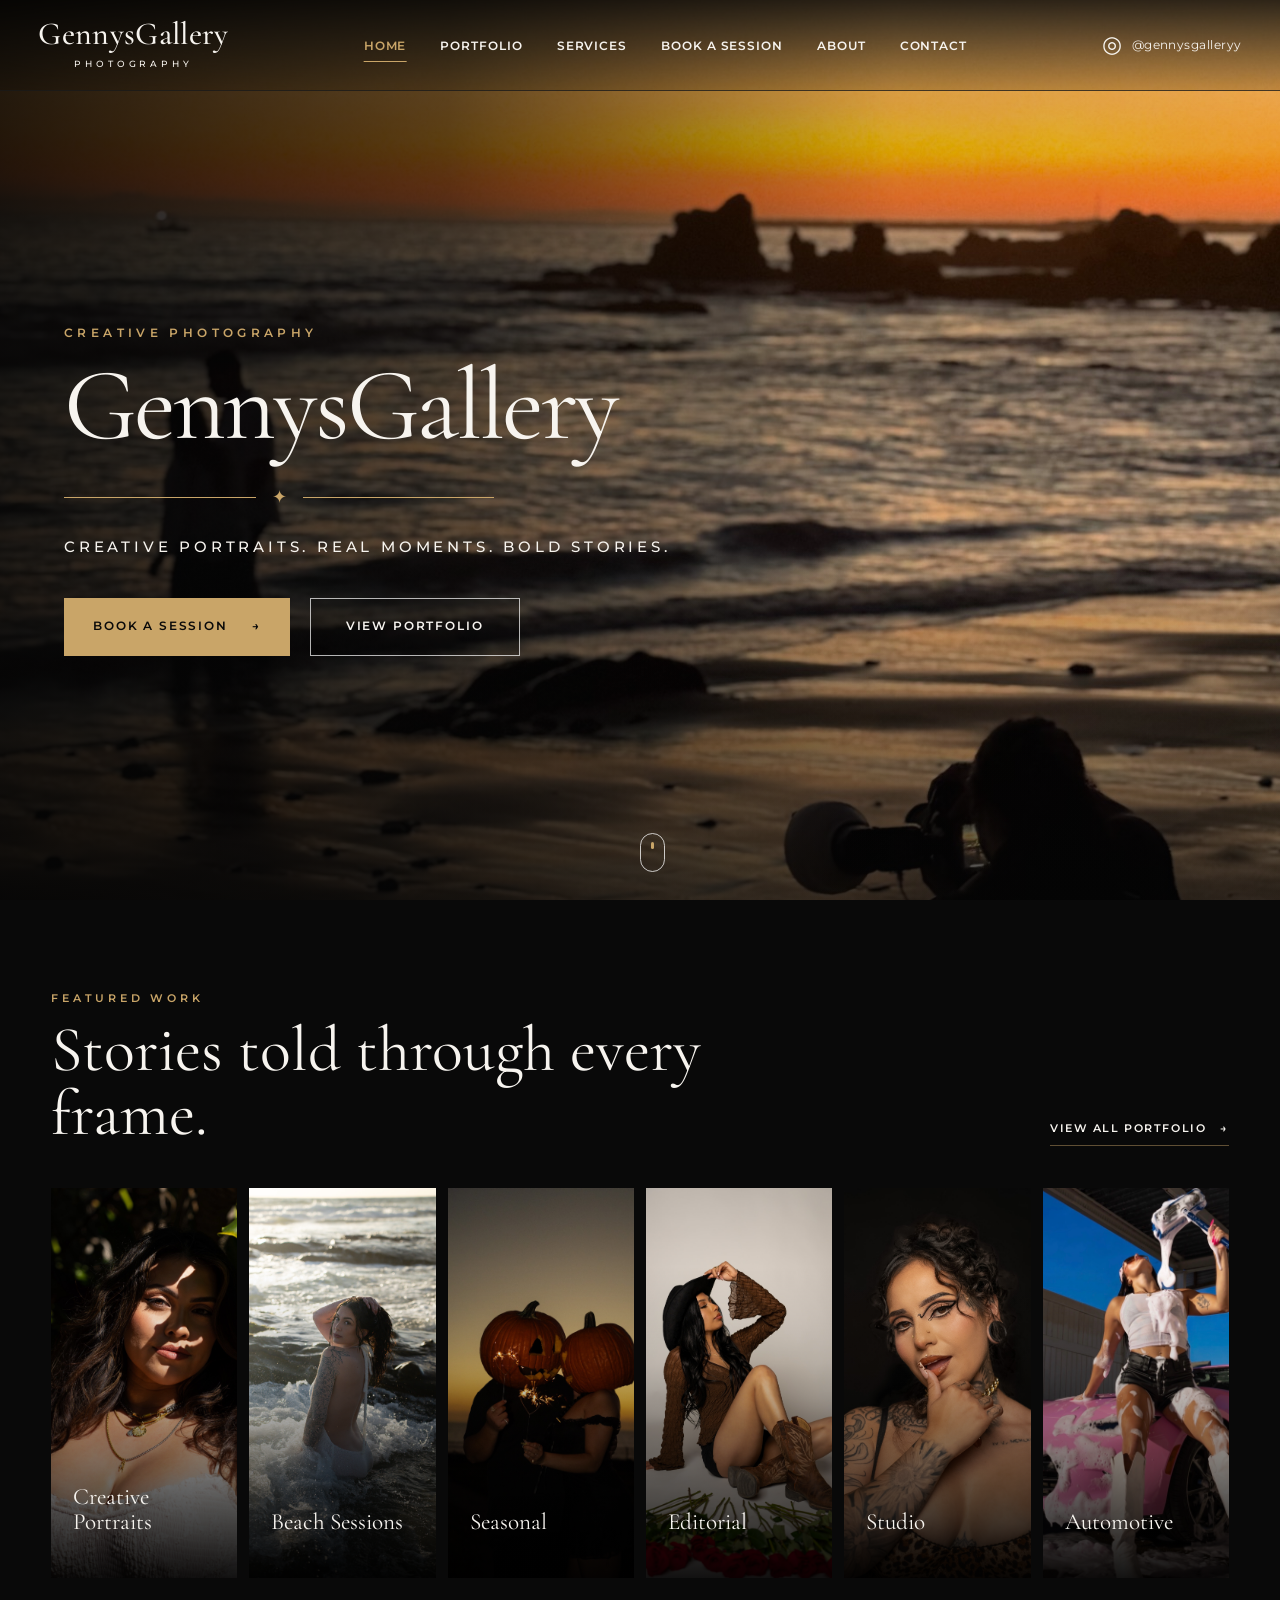
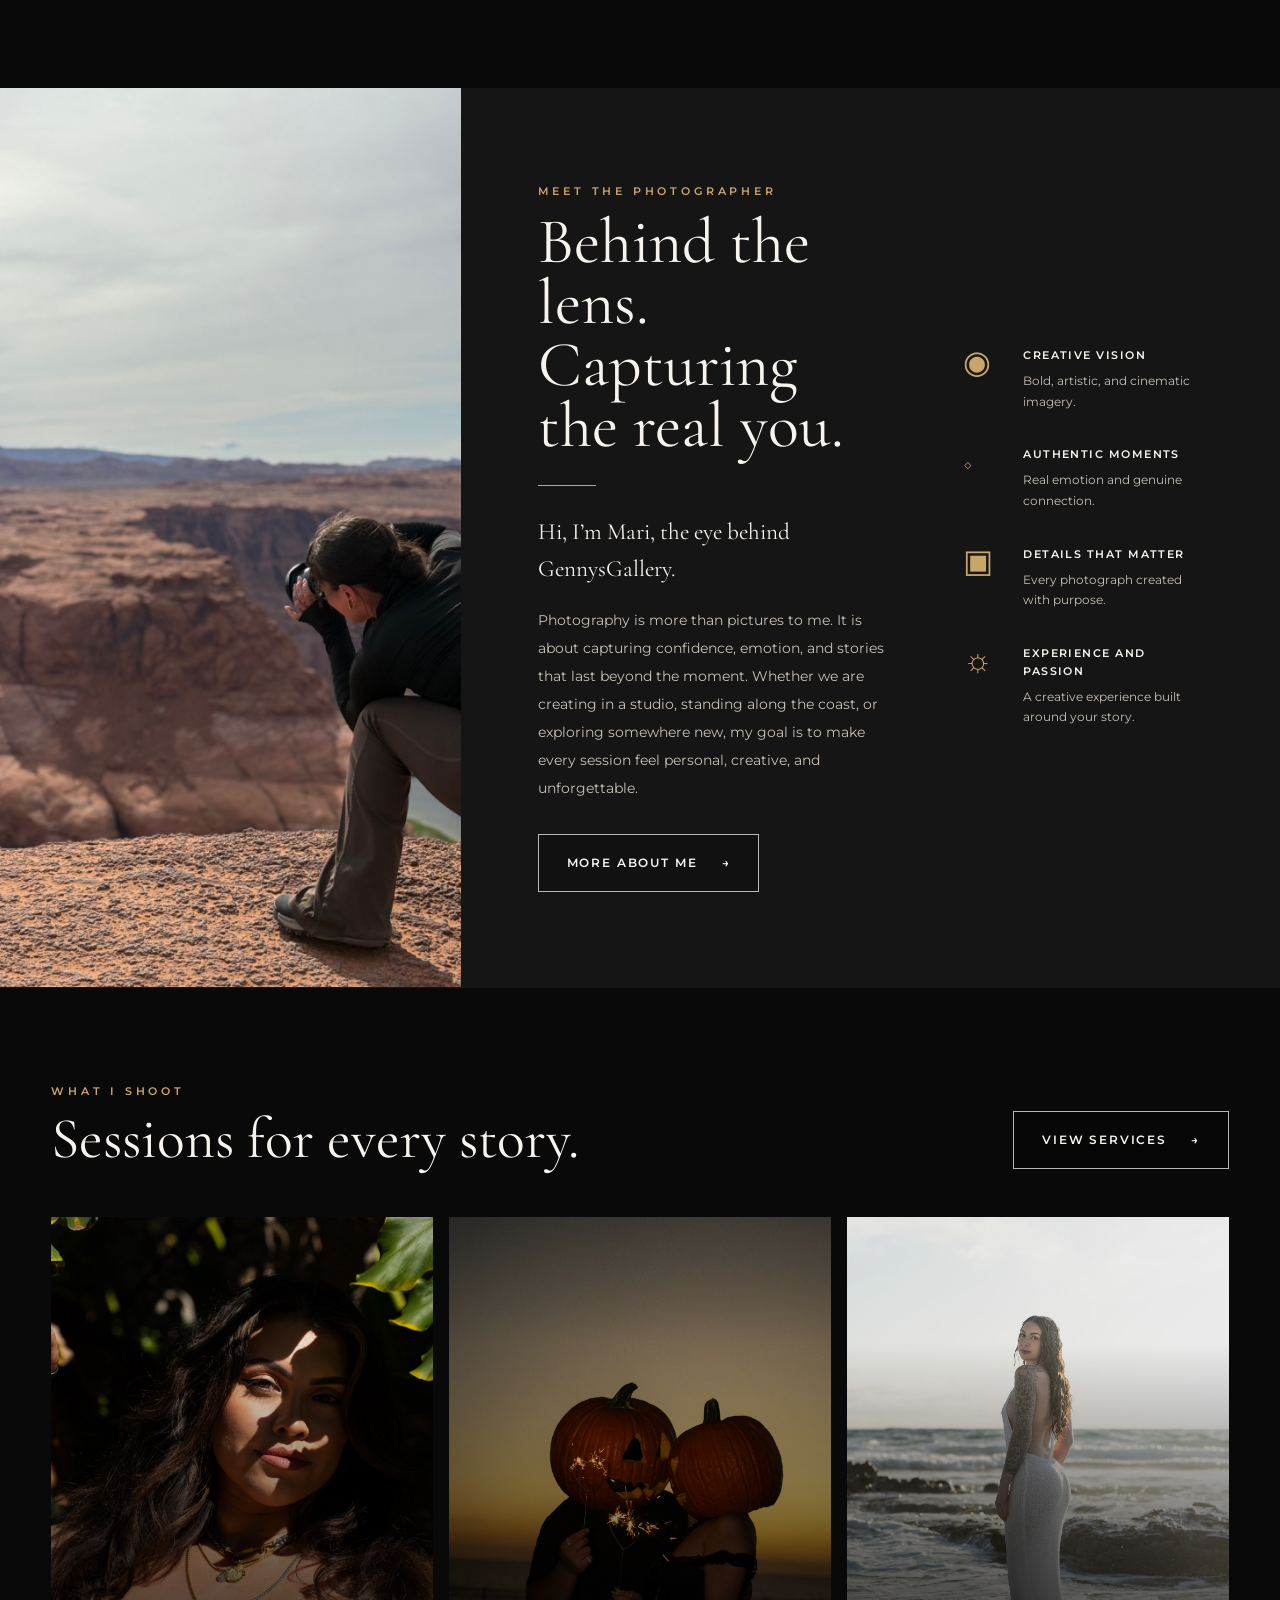
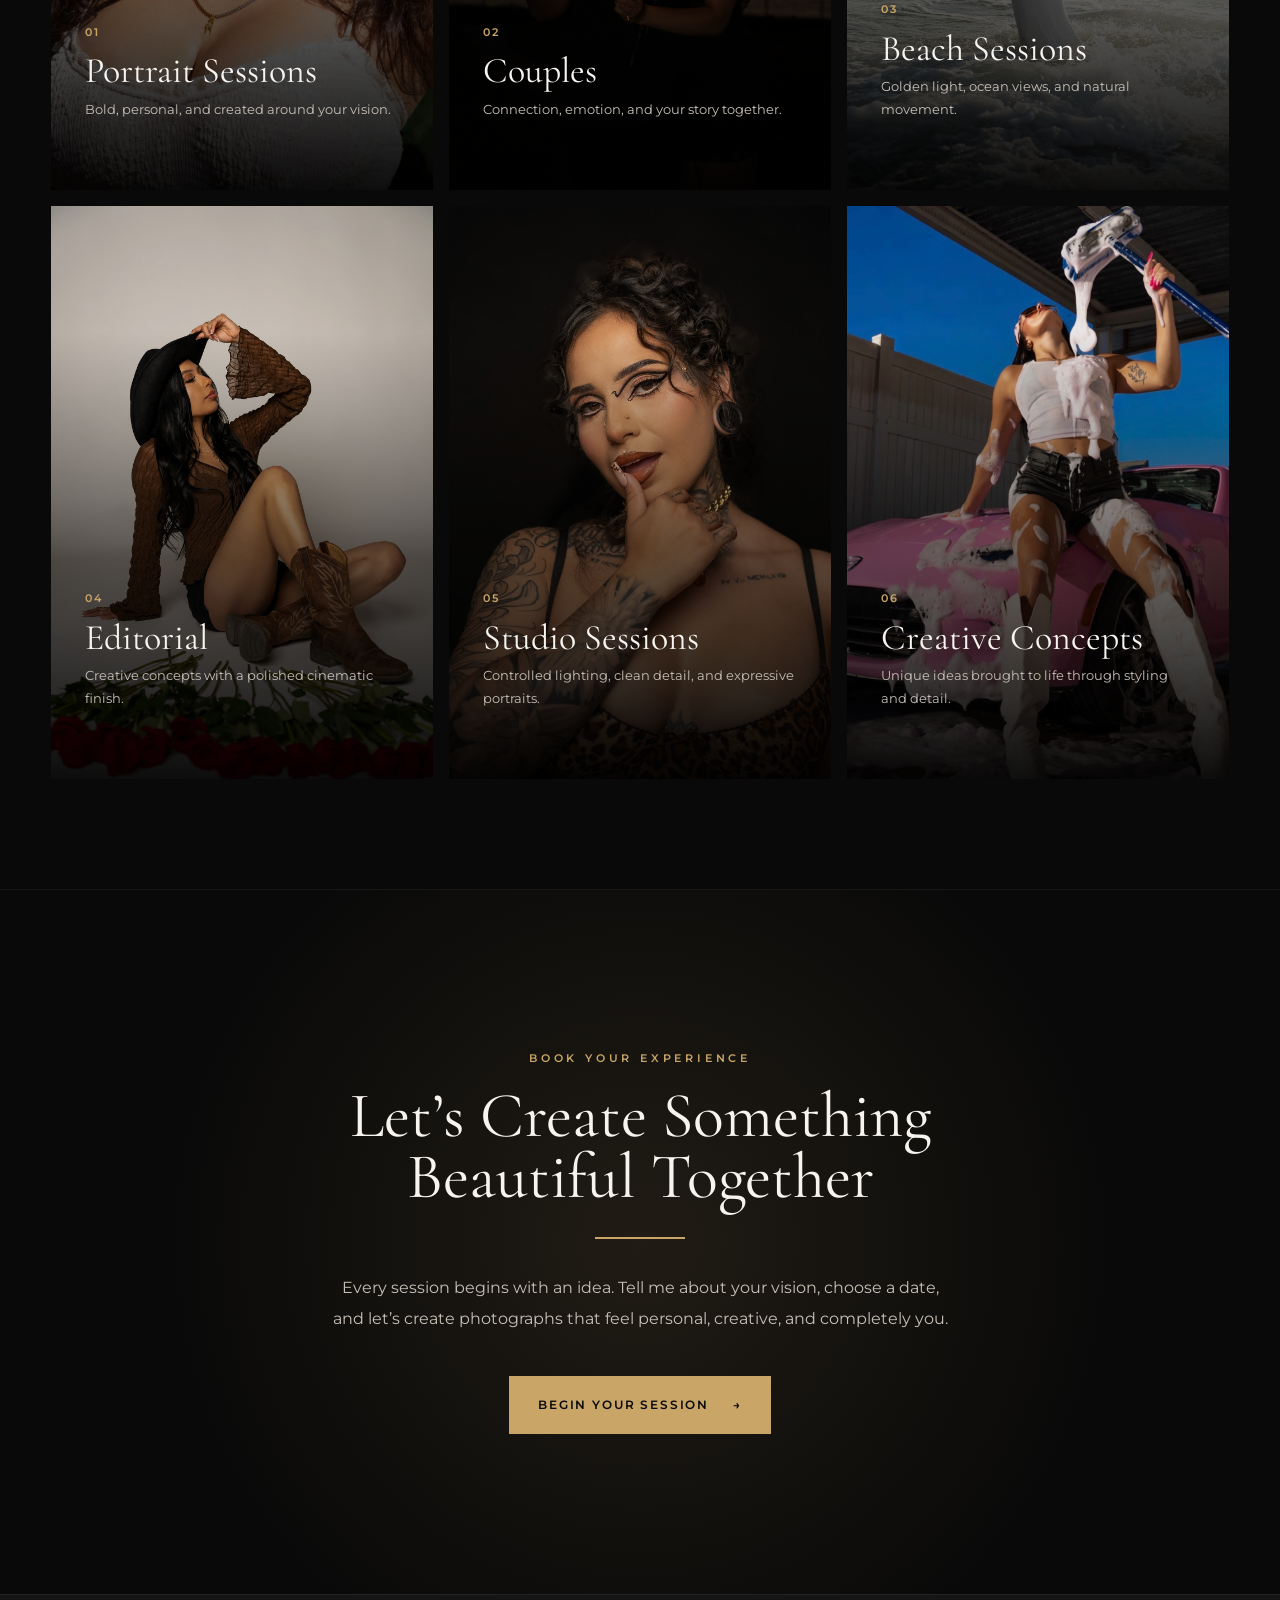
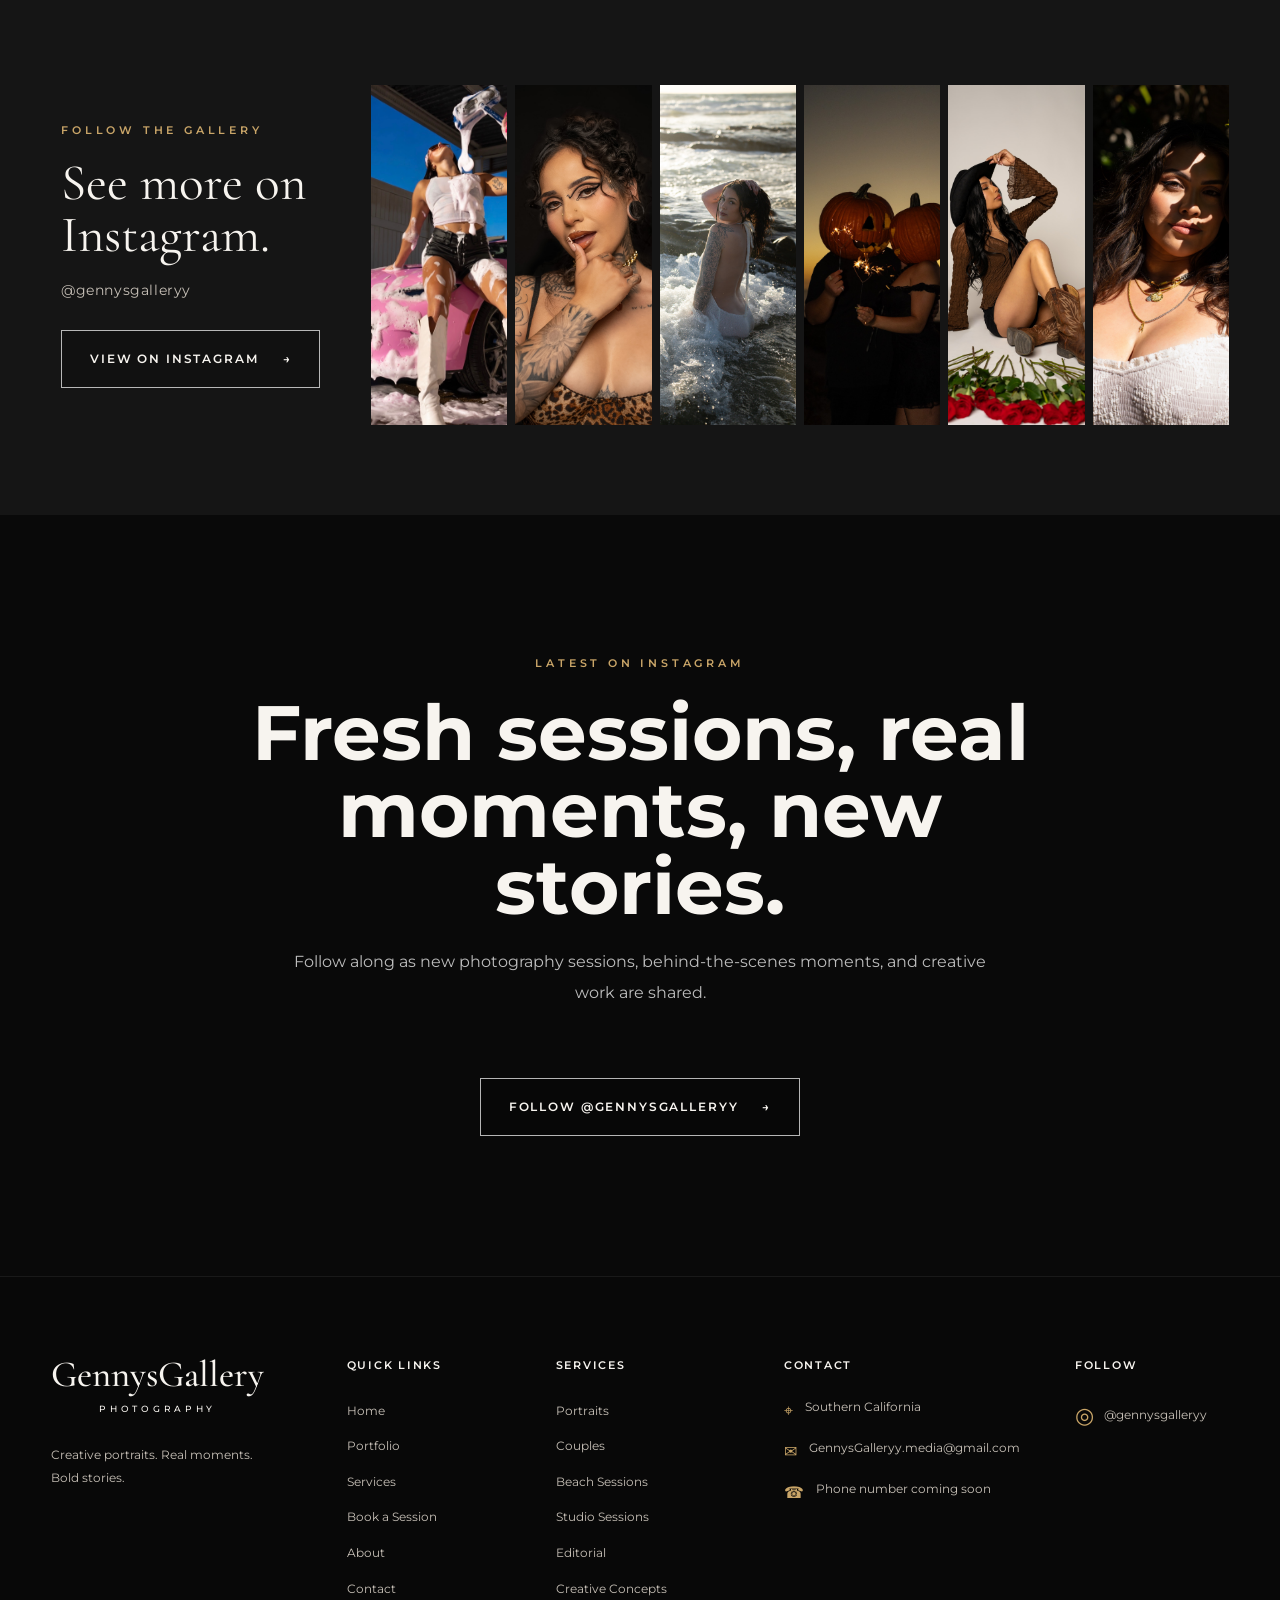
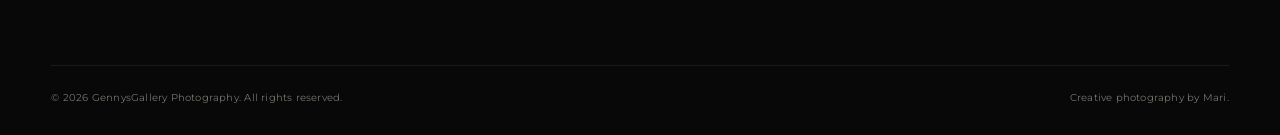
<file: index.html>
<!DOCTYPE html>
<html lang="en">
<head>
    <meta charset="UTF-8">
    <meta name="viewport" content="width=device-width, initial-scale=1.0">

    <meta
        name="description"
        content="GennysGallery offers creative, cinematic photography sessions in studio and outdoor locations."
    >

    <title>GennysGallery | Creative Photography</title>
    <link
    rel="icon"
    type="image/png"
    href="assets/images/icons/gennysgallery-favicon-black.png"
>

<link
    rel="apple-touch-icon"
    href="assets/images/icons/gennysgallery-favicon-black.png"
>

    <!-- Google Fonts -->
    <link rel="preconnect" href="https://fonts.googleapis.com">
    <link rel="preconnect" href="https://fonts.gstatic.com" crossorigin>

    <link
        href="https://fonts.googleapis.com/css2?family=Cormorant+Garamond:wght@400;500;600&family=Montserrat:wght@400;500;600&display=swap"
        rel="stylesheet"
    >

    <!-- Website CSS -->
    <link rel="stylesheet" href="css/style.css?v=5">
    <link rel="stylesheet" href="css/responsive.css?v=5">
</head>

<body>

    <!-- Header and Navigation -->
    <header class="site-header">
        <nav class="navbar">

            <a href="index.html" class="logo" aria-label="GennysGallery homepage">
                <span class="logo-name">GennysGallery</span>
                <span class="logo-subtitle">Photography</span>
            </a>

            <button
                class="menu-toggle"
                type="button"
                aria-label="Open navigation menu"
                aria-expanded="false"
            >
                <span></span>
                <span></span>
                <span></span>
            </button>

            <ul class="nav-links">
                <li>
                    <a href="index.html" class="active">Home</a>
                </li>

                <li>
                    <a href="pages/portfolio.html">Portfolio</a>
                </li>

                <li>
                    <a href="pages/services.html">Services</a>
                </li>

                <li>
                    <a href="pages/booking.html">Book a Session</a>
                </li>

                <li>
                    <a href="pages/about.html">About</a>
                </li>

                <li>
                    <a href="pages/contact.html">Contact</a>
                </li>
            </ul>

            <a
                href="https://www.instagram.com/gennysgalleryy/"
                class="instagram-link"
                target="_blank"
                rel="noopener noreferrer"
                aria-label="Visit GennysGallery on Instagram"
            >
                <span class="instagram-icon">◎</span>
                <span>@gennysgalleryy</span>
            </a>

        </nav>
    </header>

    <main>

        <!-- Hero Section -->
        <section class="hero">

            <div class="hero-overlay"></div>

            <div class="hero-content">
                <p class="hero-eyebrow hero-animate hero-delay-1">
                    Creative Photography
                </p>

                <h1 class="hero-animate hero-delay-2">
                    GennysGallery
                </h1>

                <div class="hero-divider hero-animate hero-delay-3">
                    <span></span>
                    <span class="divider-symbol">✦</span>
                    <span></span>
                </div>

                <p class="hero-tagline hero-animate hero-delay-4">
                    Creative portraits. Real moments. Bold stories.
                </p>

                <div class="hero-buttons hero-animate hero-delay-5">
                    <a href="pages/booking.html" class="button button-gold">
                        Book a Session
                        <span aria-hidden="true">→</span>
                    </a>

                    <a href="pages/portfolio.html" class="button button-outline">
                        View Portfolio
                    </a>
                </div>
            </div>

            <a
                href="#featured-work"
                class="scroll-indicator hero-animate hero-delay-6"
                aria-label="Scroll to featured work"
            >
                <span class="scroll-mouse">
                    <span class="scroll-wheel"></span>
                </span>
            </a>

        </section>

        <!-- Featured Work Section -->
<section id="featured-work" class="featured-work">

    <div class="section-header">
        <div>
            <p class="section-eyebrow">Featured Work</p>
            <h2>Stories told through every frame.</h2>
        </div>

        <a href="pages/portfolio.html" class="section-link">
            View All Portfolio
            <span aria-hidden="true">→</span>
        </a>
    </div>

    <div class="featured-grid">

        <a href="pages/portfolio.html" class="featured-card">
            <img
                src="assets/images/portfolio/portraits/sunlight-leaf-portrait.jpg"
                alt="Creative portrait photographed through leaves and sunlight"
            >

            <div class="featured-card-overlay">
                <p>Creative Portraits</p>
                <span>View Gallery →</span>
            </div>
        </a>

        <a href="pages/portfolio.html" class="featured-card">
            <img
                src="assets/images/portfolio/beach/beach-white-dress-water.jpg"
                alt="Woman wearing a white dress standing in ocean waves"
            >

            <div class="featured-card-overlay">
                <p>Beach Sessions</p>
                <span>View Gallery →</span>
            </div>
        </a>

        <a href="pages/portfolio.html" class="featured-card">
            <img
                src="assets/images/portfolio/seasonal/pumpkin-couple-sparklers.jpg"
                alt="Couple wearing pumpkin masks and holding sparklers at sunset"
            >

            <div class="featured-card-overlay">
                <p>Seasonal</p>
                <span>View Gallery →</span>
            </div>
        </a>

        <a href="pages/portfolio.html" class="featured-card">
            <img
                src="assets/images/portfolio/studio/studio-cowgirl-boots-roses.jpg"
                alt="Editorial studio portrait with cowboy boots and red roses"
            >

            <div class="featured-card-overlay">
                <p>Editorial</p>
                <span>View Gallery →</span>
            </div>
        </a>

        <a href="pages/portfolio.html" class="featured-card">
            <img
                src="assets/images/portfolio/studio/studio-black-background-portrait.jpg"
                alt="Detailed studio portrait photographed against a black background"
            >

            <div class="featured-card-overlay">
                <p>Studio</p>
                <span>View Gallery →</span>
            </div>
        </a>

        <a href="pages/portfolio.html" class="featured-card">
            <img
                src="assets/images/portfolio/automotive/pink-car-foam-concept.jpg"
                alt="Creative automotive portrait featuring a pink sports car"
            >

            <div class="featured-card-overlay">
                <p>Automotive</p>
                <span>View Gallery →</span>
            </div>
        </a>

    </div>

</section>
<!-- About Mari Section -->
<section class="about-preview">

    <div class="about-image">
        <img
            src="assets/images/about/mari-photographer-about.jpg"
            alt="Mari photographing an outdoor session"
        >
    </div>

    <div class="about-content">

        <div class="about-introduction">
            <p class="section-eyebrow">Meet the Photographer</p>

            <h2>
                Behind the lens.<br>
                Capturing the real you.
            </h2>

            <div class="about-divider"></div>

            <p class="about-greeting">
                Hi, I’m Mari, the eye behind GennysGallery.
            </p>

            <p class="about-description">
                Photography is more than pictures to me. It is about
                capturing confidence, emotion, and stories that last
                beyond the moment. Whether we are creating in a studio,
                standing along the coast, or exploring somewhere new,
                my goal is to make every session feel personal,
                creative, and unforgettable.
            </p>

            <a href="pages/about.html" class="button button-outline about-button">
                More About Me
                <span aria-hidden="true">→</span>
            </a>
        </div>

        <div class="about-values">

            <article class="about-value">
                <span class="about-value-icon" aria-hidden="true">◉</span>

                <div>
                    <h3>Creative Vision</h3>
                    <p>Bold, artistic, and cinematic imagery.</p>
                </div>
            </article>

            <article class="about-value">
                <span class="about-value-icon" aria-hidden="true">◇</span>

                <div>
                    <h3>Authentic Moments</h3>
                    <p>Real emotion and genuine connection.</p>
                </div>
            </article>

            <article class="about-value">
                <span class="about-value-icon" aria-hidden="true">▣</span>

                <div>
                    <h3>Details That Matter</h3>
                    <p>Every photograph created with purpose.</p>
                </div>
            </article>

            <article class="about-value">
                <span class="about-value-icon" aria-hidden="true">☼</span>

                <div>
                    <h3>Experience and Passion</h3>
                    <p>A creative experience built around your story.</p>
                </div>
            </article>

        </div>

    </div>

</section>
<!-- Services Preview Section -->
<section class="services-preview">

    <div class="services-heading">

        <div>
            <p class="section-eyebrow">What I Shoot</p>
            <h2>Sessions for every story.</h2>
        </div>

        <a href="pages/services.html" class="button button-outline">
            View Services
            <span aria-hidden="true">→</span>
        </a>

    </div>

    <div class="services-card-grid">

        <a href="pages/services.html" class="service-card">

            <img
                src="assets/images/portfolio/portraits/sunlight-leaf-portrait.jpg"
                alt="Creative portrait session photographed in natural light"
            >

            <div class="service-card-overlay"></div>

            <div class="service-card-content">
                <p class="service-number">01</p>
                <h3>Portrait Sessions</h3>
                <p>Bold, personal, and created around your vision.</p>
                <span>Explore Sessions →</span>
            </div>

        </a>

        <a href="pages/services.html" class="service-card">

            <img
                src="assets/images/portfolio/seasonal/pumpkin-couple-sparklers.jpg"
                alt="Creative couple session at sunset"
            >

            <div class="service-card-overlay"></div>

            <div class="service-card-content">
                <p class="service-number">02</p>
                <h3>Couples</h3>
                <p>Connection, emotion, and your story together.</p>
                <span>Explore Sessions →</span>
            </div>

        </a>

        <a href="pages/services.html" class="service-card">

            <img
                src="assets/images/portfolio/beach/beach-white-dress-standing.jpg"
                alt="Outdoor beach photography session"
            >

            <div class="service-card-overlay"></div>

            <div class="service-card-content">
                <p class="service-number">03</p>
                <h3>Beach Sessions</h3>
                <p>Golden light, ocean views, and natural movement.</p>
                <span>Explore Sessions →</span>
            </div>

        </a>

        <a href="pages/services.html" class="service-card">

            <img
                src="assets/images/portfolio/studio/studio-cowgirl-boots-roses.jpg"
                alt="Styled editorial photography session in a studio"
            >

            <div class="service-card-overlay"></div>

            <div class="service-card-content">
                <p class="service-number">04</p>
                <h3>Editorial</h3>
                <p>Creative concepts with a polished cinematic finish.</p>
                <span>Explore Sessions →</span>
            </div>

        </a>

        <a href="pages/services.html" class="service-card">

            <img
                src="assets/images/portfolio/studio/studio-black-background-portrait.jpg"
                alt="Professional studio portrait session"
            >

            <div class="service-card-overlay"></div>

            <div class="service-card-content">
                <p class="service-number">05</p>
                <h3>Studio Sessions</h3>
                <p>Controlled lighting, clean detail, and expressive portraits.</p>
                <span>Explore Sessions →</span>
            </div>

        </a>

        <a href="pages/services.html" class="service-card">

            <img
                src="assets/images/portfolio/automotive/pink-car-foam-concept.jpg"
                alt="Creative automotive photography concept"
            >

            <div class="service-card-overlay"></div>

            <div class="service-card-content">
                <p class="service-number">06</p>
                <h3>Creative Concepts</h3>
                <p>Unique ideas brought to life through styling and detail.</p>
                <span>Explore Sessions →</span>
            </div>

        </a>

    </div>

</section>
<!-- Booking Call-to-Action Section -->
<section class="booking-cta">

    <div class="booking-cta-overlay"></div>

    <div class="booking-cta-content">

        <p class="section-eyebrow">Book Your Experience</p>

        <h2>
            Let’s Create Something<br>
            Beautiful Together
        </h2>

        <div class="booking-cta-divider"></div>

        <p>
            Every session begins with an idea. Tell me about your vision,
            choose a date, and let’s create photographs that feel personal,
            creative, and completely you.
        </p>

        <a href="pages/booking.html" class="button button-gold">
            Begin Your Session
            <span aria-hidden="true">→</span>
        </a>

    </div>

</section>
<!-- Instagram Preview Section -->
<section class="instagram-preview">

    <div class="instagram-intro">

        <p class="section-eyebrow">Follow the Gallery</p>

        <h2>See more on Instagram.</h2>

        <p class="instagram-handle">
            @gennysgalleryy
        </p>

        <a
            href="https://www.instagram.com/gennysgalleryy/"
            class="button button-outline"
            target="_blank"
            rel="noopener noreferrer"
        >
            View on Instagram
            <span aria-hidden="true">→</span>
        </a>

    </div>

    <div class="instagram-grid">

        <a
            href="https://www.instagram.com/gennysgalleryy/"
            target="_blank"
            rel="noopener noreferrer"
            class="instagram-photo"
        >
            <img
                src="assets/images/portfolio/automotive/pink-car-foam-concept.jpg"
                alt="Creative pink car photography session"
            >
        </a>

        <a
            href="https://www.instagram.com/gennysgalleryy/"
            target="_blank"
            rel="noopener noreferrer"
            class="instagram-photo"
        >
            <img
                src="assets/images/portfolio/studio/studio-black-background-portrait.jpg"
                alt="Studio portrait photographed against a black background"
            >
        </a>

        <a
            href="https://www.instagram.com/gennysgalleryy/"
            target="_blank"
            rel="noopener noreferrer"
            class="instagram-photo"
        >
            <img
                src="assets/images/portfolio/beach/beach-white-dress-water.jpg"
                alt="Beach portrait photographed in ocean waves"
            >
        </a>

        <a
            href="https://www.instagram.com/gennysgalleryy/"
            target="_blank"
            rel="noopener noreferrer"
            class="instagram-photo"
        >
            <img
                src="assets/images/portfolio/seasonal/pumpkin-couple-sparklers.jpg"
                alt="Seasonal couple portrait with pumpkin masks and sparklers"
            >
        </a>

        <a
            href="https://www.instagram.com/gennysgalleryy/"
            target="_blank"
            rel="noopener noreferrer"
            class="instagram-photo"
        >
            <img
                src="assets/images/portfolio/studio/studio-cowgirl-boots-roses.jpg"
                alt="Editorial portrait with cowboy boots and red roses"
            >
        </a>

        <a
            href="https://www.instagram.com/gennysgalleryy/"
            target="_blank"
            rel="noopener noreferrer"
            class="instagram-photo"
        >
            <img
                src="assets/images/portfolio/portraits/sunlight-leaf-portrait.jpg"
                alt="Creative portrait photographed through leaves and sunlight"
            >
        </a>

    </div>

</section>
<!-- =========================================
     INSTAGRAM FEED
========================================= -->

<section class="instagram-feed-section reveal">

    <div class="instagram-feed-heading">

        <p class="section-eyebrow">
            Latest on Instagram
        </p>

        <h2>
            Fresh sessions,
            real moments,
            new stories.
        </h2>

        <p>
            Follow along as new photography sessions,
            behind-the-scenes moments,
            and creative work are shared.
        </p>

    </div>

    <!-- Elfsight Instagram Feed -->
    <script src="https://elfsightcdn.com/platform.js" async></script>

    <div
        class="elfsight-app-4a65af92-a29f-40d2-9c9b-ceabbe462ec8"
        data-elfsight-app-lazy>
    </div>

    <div class="instagram-follow">

        <a
            href="https://www.instagram.com/gennysgalleryy/"
            target="_blank"
            rel="noopener noreferrer"
            class="button button-outline"
        >
            Follow @gennysgalleryy
            <span aria-hidden="true">→</span>
        </a>

    </div>

</section>

    </main>
    
    <!-- Website Footer -->
<footer class="site-footer">

    <div class="footer-main">

        <div class="footer-brand">

            <a href="index.html" class="footer-logo">
                <span class="footer-logo-name">GennysGallery</span>
                <span class="footer-logo-subtitle">Photography</span>
            </a>

            <p>
                Creative portraits. Real moments.<br>
                Bold stories.
            </p>

        </div>

        <div class="footer-column">

            <h2>Quick Links</h2>

            <ul>
                <li><a href="index.html">Home</a></li>
                <li><a href="pages/portfolio.html">Portfolio</a></li>
                <li><a href="pages/services.html">Services</a></li>
                <li><a href="pages/booking.html">Book a Session</a></li>
                <li><a href="pages/about.html">About</a></li>
                <li><a href="pages/contact.html">Contact</a></li>
            </ul>

        </div>

        <div class="footer-column">

            <h2>Services</h2>

            <ul>
                <li><a href="pages/services.html">Portraits</a></li>
                <li><a href="pages/services.html">Couples</a></li>
                <li><a href="pages/services.html">Beach Sessions</a></li>
                <li><a href="pages/services.html">Studio Sessions</a></li>
                <li><a href="pages/services.html">Editorial</a></li>
                <li><a href="pages/services.html">Creative Concepts</a></li>
            </ul>

        </div>

        <div class="footer-column footer-contact">

            <h2>Contact</h2>

            <p>
                <span aria-hidden="true">⌖</span>
                Southern California
            </p>

            <p>
                <span aria-hidden="true">✉</span>
                <a href="mailto:GennysGalleryy.media@gmail.com">
                    GennysGalleryy.media@gmail.com
                </a>
            </p>

            <p>
                <span aria-hidden="true">☎</span>
                <a href="tel:+10000000000">
                    Phone number coming soon
                </a>
            </p>

        </div>

        <div class="footer-column footer-follow">

            <h2>Follow</h2>

            <a
                href="https://www.instagram.com/gennysgalleryy/"
                target="_blank"
                rel="noopener noreferrer"
                class="footer-instagram"
            >
                <span aria-hidden="true">◎</span>
                @gennysgalleryy
            </a>

        </div>

    </div>

    <div class="footer-bottom">

        <p>
            &copy; <span id="current-year"></span>
            GennysGallery Photography. All rights reserved.
        </p>

        <p>
            Creative photography by Mari.
        </p>

    </div>

</footer>

    <!-- Website JavaScript -->
    <script src="js/script.js?v=5"></script>

</body>
</html>
</file>
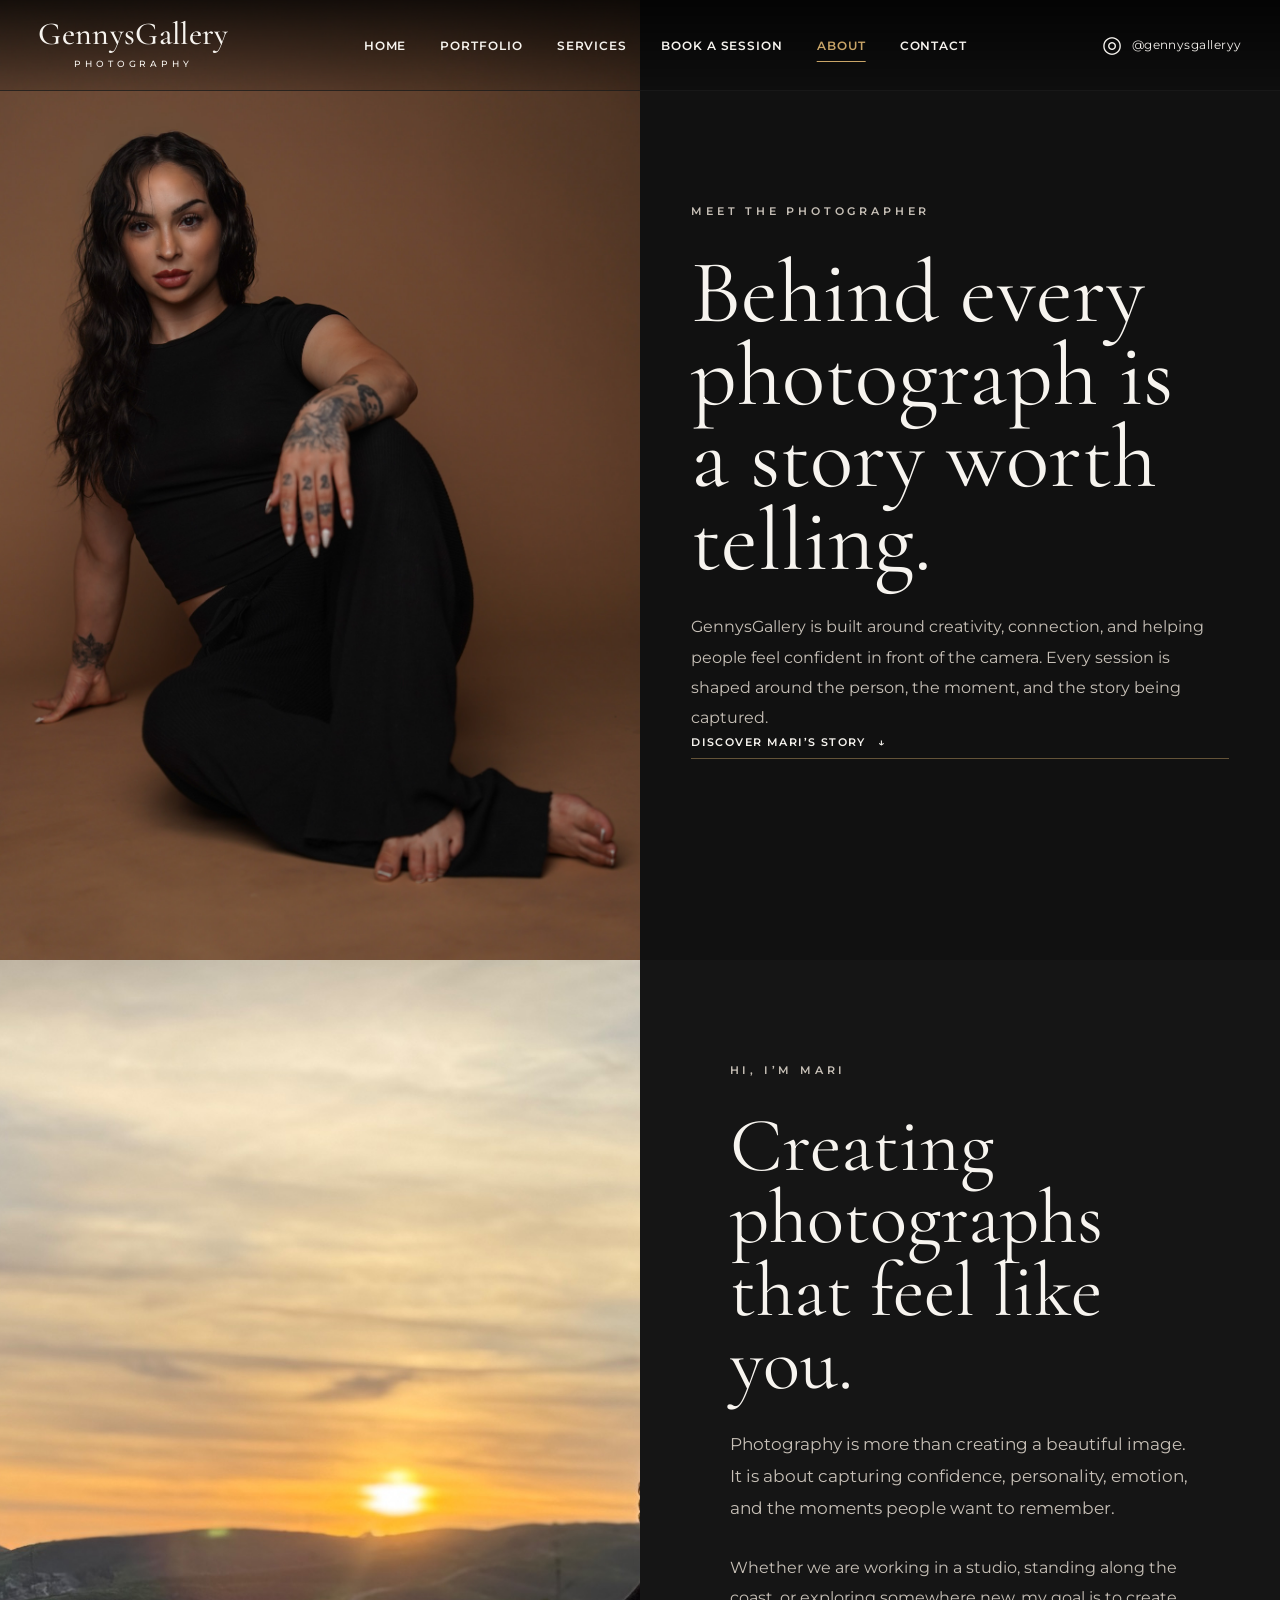
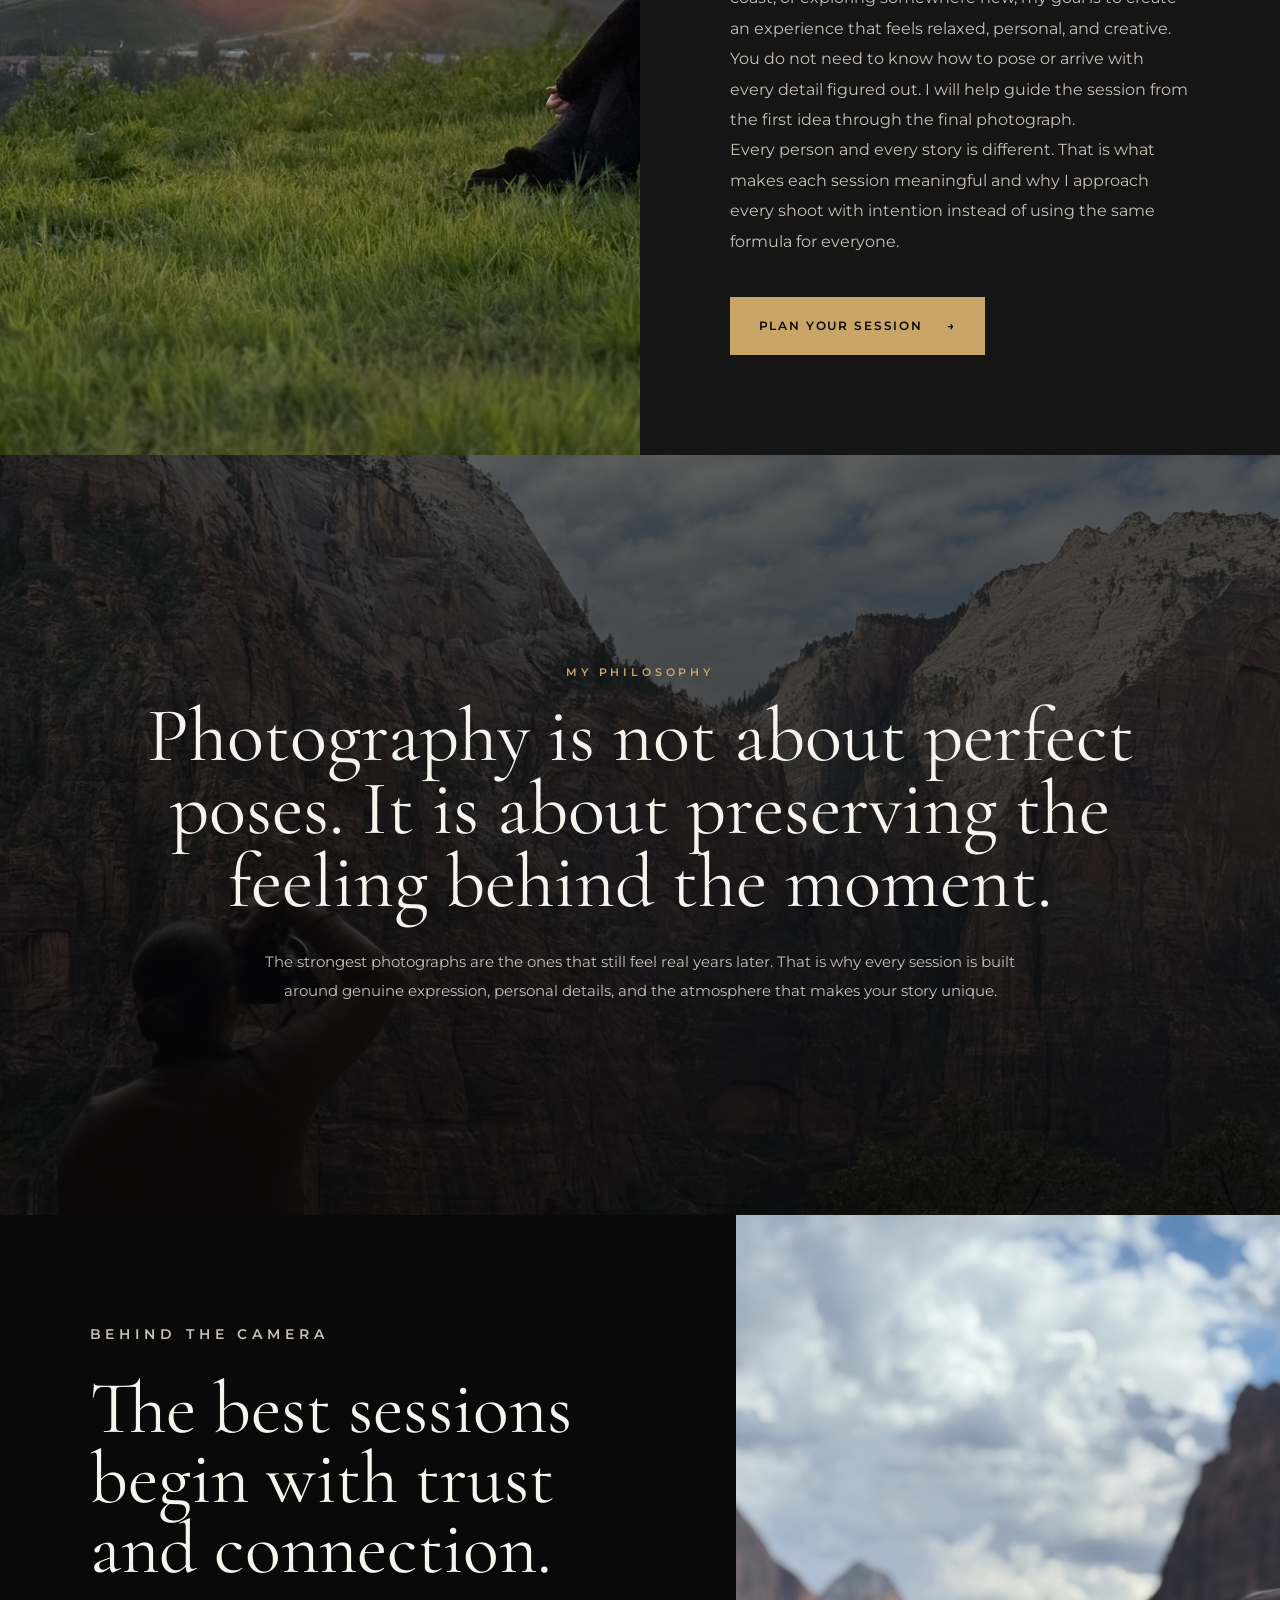
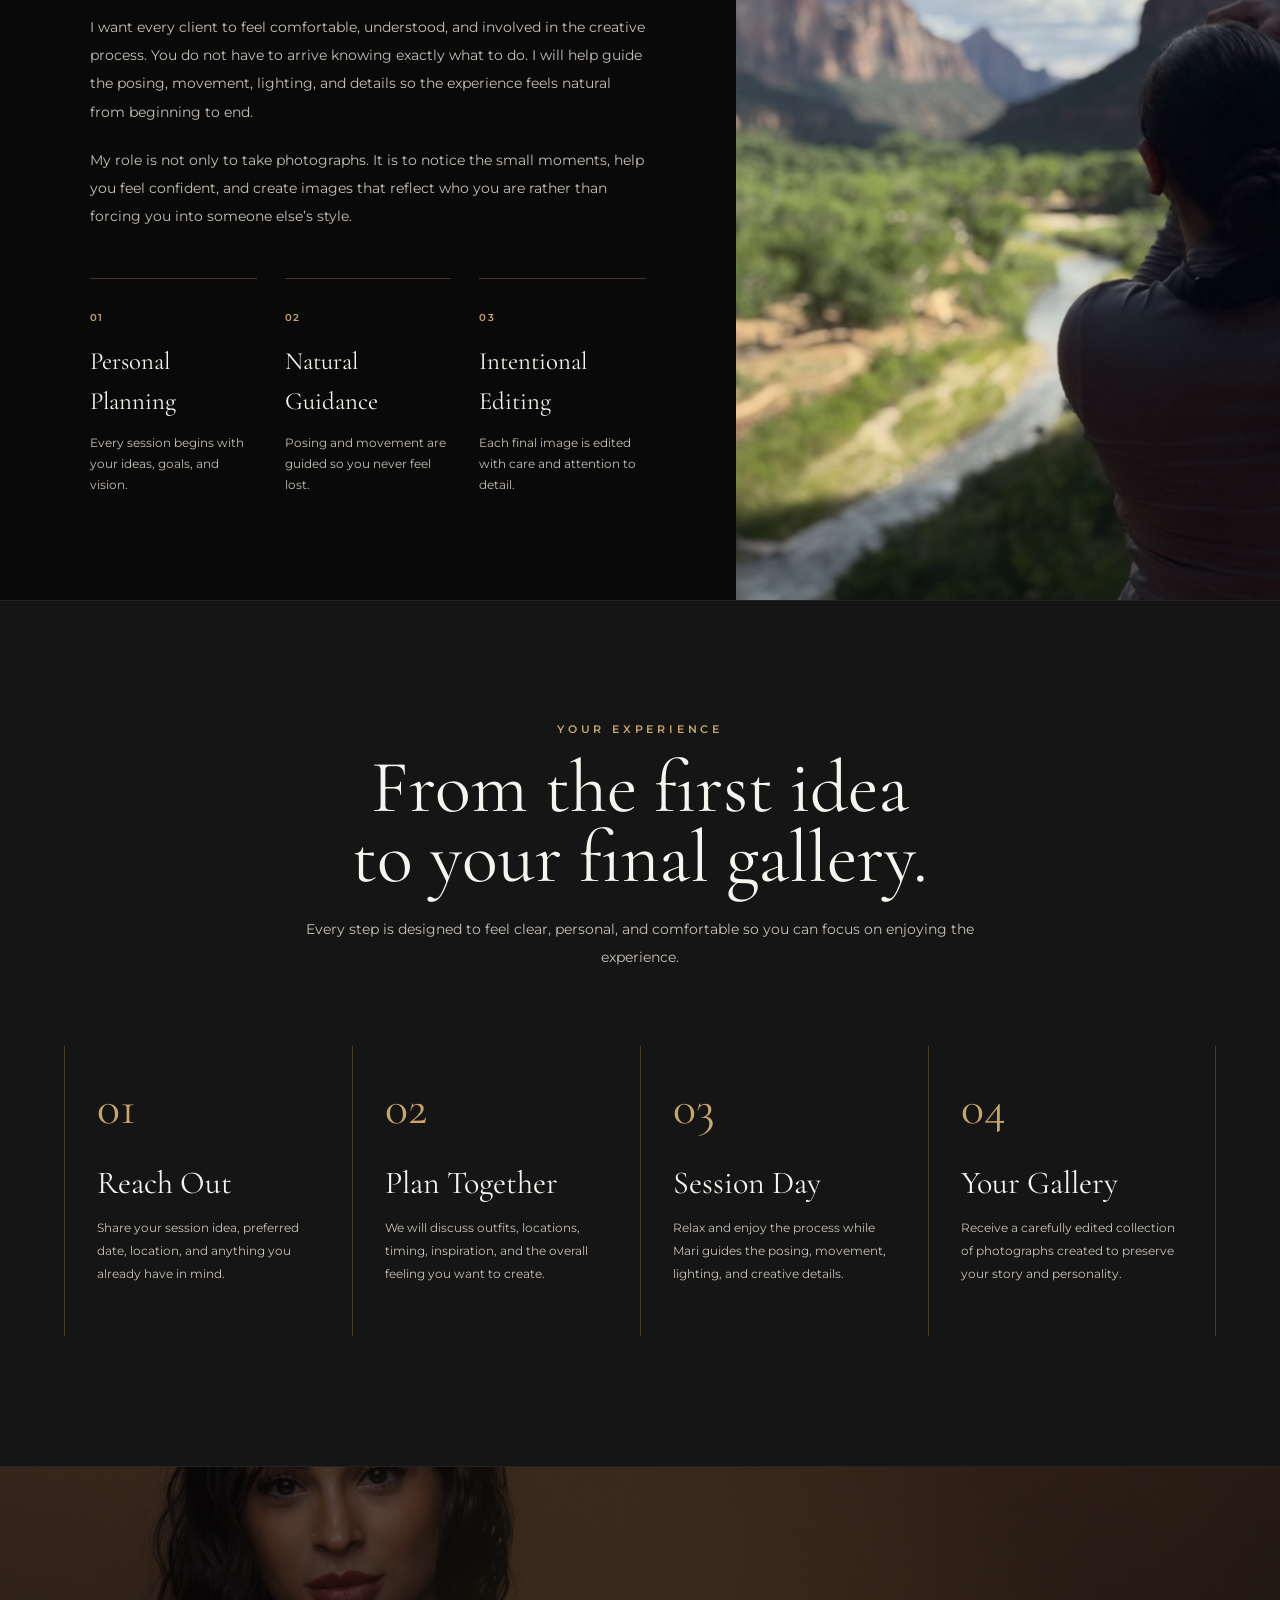
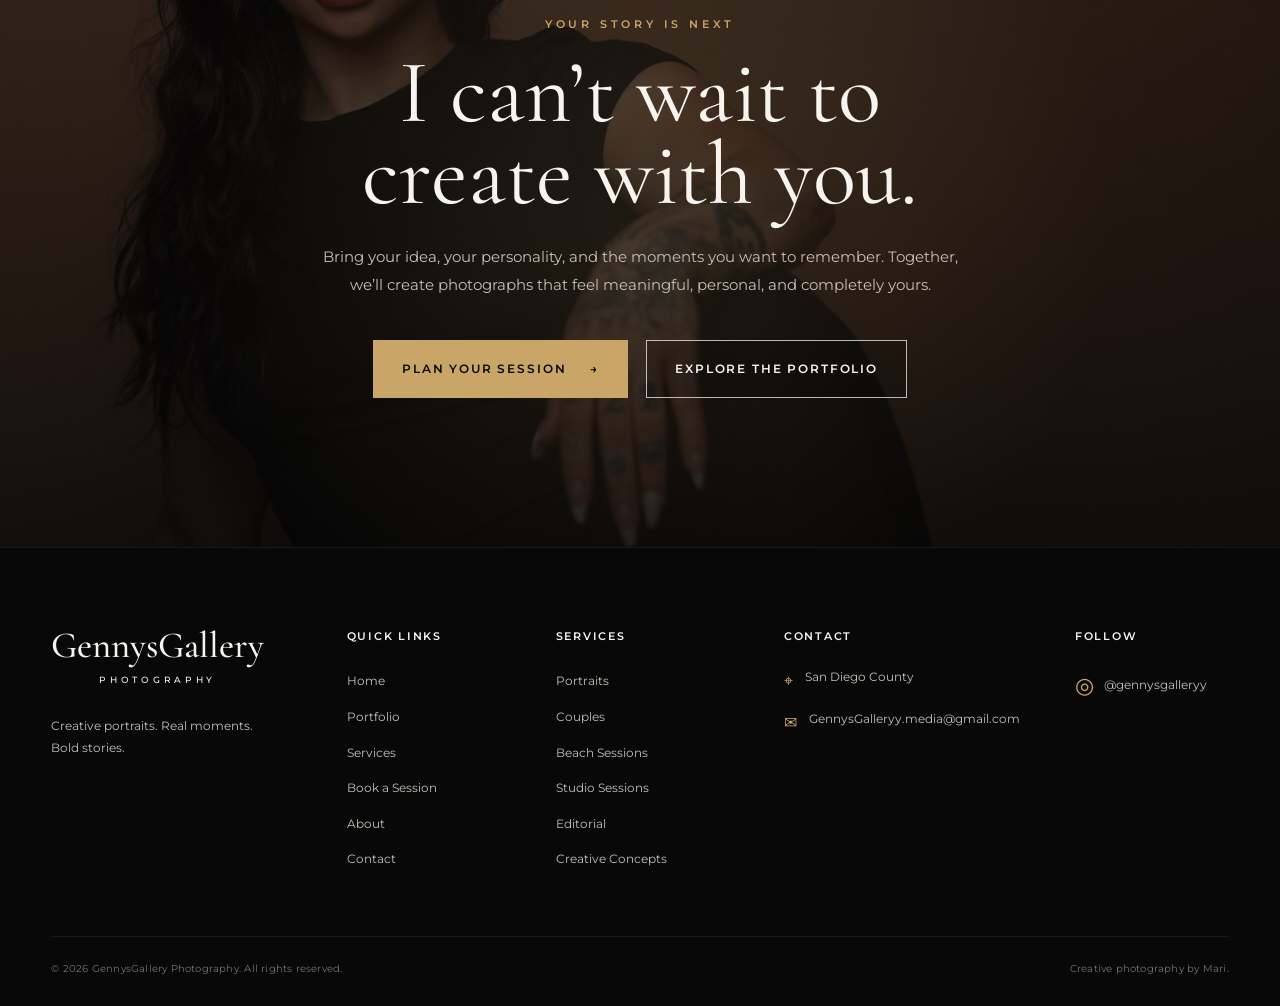
<file: pages/about.html>
<!DOCTYPE html>
<html lang="en">

<head>

    <meta charset="UTF-8">

    <meta
        name="viewport"
        content="width=device-width, initial-scale=1.0"
    >

    <meta
        name="description"
        content="Meet Mari, the photographer behind GennysGallery, and learn about her creative approach to portraits, storytelling, and client experiences."
    >

    <title>About Mari | GennysGallery</title>
    <link
    rel="icon"
    type="image/png"
    href="../assets/images/icons/gennysgallery-favicon-black.png"
>

<link
    rel="apple-touch-icon"
    href="../assets/images/icons/gennysgallery-favicon-black.png"
>

    <!-- Google Fonts -->
    <link rel="preconnect" href="https://fonts.googleapis.com">

    <link
        rel="preconnect"
        href="https://fonts.gstatic.com"
        crossorigin
    >

    <link
        href="https://fonts.googleapis.com/css2?family=Cormorant+Garamond:wght@400;500;600&family=Montserrat:wght@400;500;600&display=swap"
        rel="stylesheet"
    >

    <!-- Website CSS -->
    <link rel="stylesheet" href="../css/style.css?v=5">
    <link rel="stylesheet" href="../css/responsive.css?v=5">

</head>

<body>

    <!-- Header and Navigation -->
    <header class="site-header page-header-nav">

        <nav class="navbar">

            <a
                href="../index.html"
                class="logo"
                aria-label="GennysGallery homepage"
            >
                <span class="logo-name">GennysGallery</span>
                <span class="logo-subtitle">Photography</span>
            </a>

            <button
                class="menu-toggle"
                type="button"
                aria-label="Open navigation menu"
                aria-expanded="false"
            >
                <span></span>
                <span></span>
                <span></span>
            </button>

            <ul class="nav-links">
                <li><a href="../index.html">Home</a></li>
                <li><a href="portfolio.html">Portfolio</a></li>
                <li><a href="services.html">Services</a></li>
                <li><a href="booking.html">Book a Session</a></li>
                <li><a href="about.html" class="active">About</a></li>
                <li><a href="contact.html">Contact</a></li>
            </ul>

            <a
                href="https://www.instagram.com/gennysgalleryy/"
                class="instagram-link"
                target="_blank"
                rel="noopener noreferrer"
                aria-label="Visit GennysGallery on Instagram"
            >
                <span class="instagram-icon">◎</span>
                <span>@gennysgalleryy</span>
            </a>

        </nav>

    </header>

    <main>

        <!-- About Hero -->
        <section class="about-page-hero">

            <div class="about-hero-image">

                <img
                    src="../assets/images/about/mari-studio-portrait.jpg"
                    alt="Portrait of Mari, the photographer behind GennysGallery"
                >

            </div>

            <div class="about-hero-content">

                <p class="section-eyebrow">Meet the Photographer</p>

                <h1>
                    Behind every photograph
                    is a story worth telling.
                </h1>

                <p>
                    GennysGallery is built around creativity, connection,
                    and helping people feel confident in front of the camera.
                    Every session is shaped around the person, the moment,
                    and the story being captured.
                </p>

                <a href="#meet-mari" class="experience-link">
                    Discover Mari’s Story
                    <span aria-hidden="true">↓</span>
                </a>

            </div>

        </section>

        <!-- Meet Mari -->
        <section class="meet-mari-section reveal" id="meet-mari">

            <div class="meet-mari-image">

                <img
                    src="../assets/images/about/mari-sunset-portrait.jpg"
                    alt="Mari sitting outdoors during sunset"
                >

            </div>

            <div class="meet-mari-content">

                <p class="section-eyebrow">Hi, I’m Mari</p>

                <h2>
                    Creating photographs
                    that feel like you.
                </h2>

                <p class="meet-mari-lead">
                    Photography is more than creating a beautiful image.
                    It is about capturing confidence, personality, emotion,
                    and the moments people want to remember.
                </p>

                <p>
                    Whether we are working in a studio, standing along the
                    coast, or exploring somewhere new, my goal is to create
                    an experience that feels relaxed, personal, and creative.
                    You do not need to know how to pose or arrive with every
                    detail figured out. I will help guide the session from
                    the first idea through the final photograph.
                </p>

                <p>
                    Every person and every story is different. That is what
                    makes each session meaningful and why I approach every
                    shoot with intention instead of using the same formula
                    for everyone.
                </p>

                <a href="booking.html" class="button button-gold">
                    Plan Your Session
                    <span aria-hidden="true">→</span>
                </a>

            </div>

        </section>
        <!-- Photography Philosophy Section -->
<section class="about-philosophy reveal">

    <div class="about-philosophy-image">

        <img
            src="../assets/images/about/mari-photographer-zion-wide.jpg"
            alt="Mari photographing a mountain landscape"
        >

        <div class="about-philosophy-overlay"></div>

    </div>

    <div class="about-philosophy-content">

        <p class="section-eyebrow">My Philosophy</p>

        <h2>
            Photography is not about perfect poses.
            It is about preserving the feeling behind the moment.
        </h2>

        <p>
            The strongest photographs are the ones that still feel real
            years later. That is why every session is built around genuine
            expression, personal details, and the atmosphere that makes
            your story unique.
        </p>

    </div>

    </section>
    <!-- Behind the Camera Section -->
<section class="behind-camera-section reveal">

    <div class="behind-camera-content">

        <p class="section-eyebrow">Behind the Camera</p>

        <h2>
            The best sessions begin
            with trust and connection.
        </h2>

        <p>
            I want every client to feel comfortable, understood, and involved
            in the creative process. You do not have to arrive knowing exactly
            what to do. I will help guide the posing, movement, lighting, and
            details so the experience feels natural from beginning to end.
        </p>

        <p>
            My role is not only to take photographs. It is to notice the small
            moments, help you feel confident, and create images that reflect
            who you are rather than forcing you into someone else’s style.
        </p>

        <div class="behind-camera-details">

            <div>
                <span>01</span>
                <h3>Personal Planning</h3>
                <p>Every session begins with your ideas, goals, and vision.</p>
            </div>

            <div>
                <span>02</span>
                <h3>Natural Guidance</h3>
                <p>Posing and movement are guided so you never feel lost.</p>
            </div>

            <div>
                <span>03</span>
                <h3>Intentional Editing</h3>
                <p>Each final image is edited with care and attention to detail.</p>
            </div>

        </div>

    </div>

    <div class="behind-camera-image">

        <img
            src="../assets/images/about/mari-photographer-zion-portrait.jpg"
            alt="Mari photographing a mountain landscape"
        >

    </div>

</section>
<!-- About Experience Timeline -->
<section class="about-experience reveal">

    <div class="about-experience-heading">

        <p class="section-eyebrow">Your Experience</p>

        <h2>
            From the first idea<br>
            to your final gallery.
        </h2>

        <p>
            Every step is designed to feel clear, personal, and comfortable
            so you can focus on enjoying the experience.
        </p>

    </div>

    <div class="about-experience-grid">

        <article class="about-experience-step">

            <span class="about-experience-number">01</span>

            <h3>Reach Out</h3>

            <p>
                Share your session idea, preferred date, location,
                and anything you already have in mind.
            </p>

        </article>

        <article class="about-experience-step">

            <span class="about-experience-number">02</span>

            <h3>Plan Together</h3>

            <p>
                We will discuss outfits, locations, timing, inspiration,
                and the overall feeling you want to create.
            </p>

        </article>

        <article class="about-experience-step">

            <span class="about-experience-number">03</span>

            <h3>Session Day</h3>

            <p>
                Relax and enjoy the process while Mari guides the posing,
                movement, lighting, and creative details.
            </p>

        </article>

        <article class="about-experience-step">

            <span class="about-experience-number">04</span>

            <h3>Your Gallery</h3>

            <p>
                Receive a carefully edited collection of photographs
                created to preserve your story and personality.
            </p>

        </article>

    </div>

</section>
<!-- About Final Call-to-Action -->
<section class="about-final-cta reveal">

    <div class="about-final-overlay"></div>

    <div class="about-final-content">

        <p class="section-eyebrow">Your Story Is Next</p>

        <h2>
            I can’t wait to<br>
            create with you.
        </h2>

        <p>
            Bring your idea, your personality, and the moments you want
            to remember. Together, we’ll create photographs that feel
            meaningful, personal, and completely yours.
        </p>

        <div class="about-final-actions">

            <a href="booking.html" class="button button-gold">
                Plan Your Session
                <span aria-hidden="true">→</span>
            </a>

            <a href="portfolio.html" class="button button-outline">
                Explore the Portfolio
            </a>

        </div>

    </div>

</section>

    </main>

    <!-- Website Footer -->
    <footer class="site-footer">

        <div class="footer-main">

            <div class="footer-brand">

                <a href="../index.html" class="footer-logo">
                    <span class="footer-logo-name">GennysGallery</span>
                    <span class="footer-logo-subtitle">Photography</span>
                </a>

                <p>
                    Creative portraits. Real moments.<br>
                    Bold stories.
                </p>

            </div>

            <div class="footer-column">

                <h2>Quick Links</h2>

                <ul>
                    <li><a href="../index.html">Home</a></li>
                    <li><a href="portfolio.html">Portfolio</a></li>
                    <li><a href="services.html">Services</a></li>
                    <li><a href="booking.html">Book a Session</a></li>
                    <li><a href="about.html">About</a></li>
                    <li><a href="contact.html">Contact</a></li>
                </ul>

            </div>

            <div class="footer-column">

                <h2>Services</h2>

                <ul>
                    <li><a href="services.html">Portraits</a></li>
                    <li><a href="services.html">Couples</a></li>
                    <li><a href="services.html">Beach Sessions</a></li>
                    <li><a href="services.html">Studio Sessions</a></li>
                    <li><a href="services.html">Editorial</a></li>
                    <li><a href="services.html">Creative Concepts</a></li>
                </ul>

            </div>

            <div class="footer-column footer-contact">

                <h2>Contact</h2>

                <p>
                    <span aria-hidden="true">⌖</span>
                    San Diego County
                </p>

                <p>
                    <span aria-hidden="true">✉</span>

                    <a href="mailto:GennysGalleryy.media@gmail.com">
                        GennysGalleryy.media@gmail.com
                    </a>
                </p>

            </div>

            <div class="footer-column footer-follow">

                <h2>Follow</h2>

                <a
                    href="https://www.instagram.com/gennysgalleryy/"
                    target="_blank"
                    rel="noopener noreferrer"
                    class="footer-instagram"
                >
                    <span aria-hidden="true">◎</span>
                    @gennysgalleryy
                </a>

            </div>

        </div>

        <div class="footer-bottom">

            <p>
                &copy; <span id="current-year"></span>
                GennysGallery Photography. All rights reserved.
            </p>

            <p>
                Creative photography by Mari.
            </p>

        </div>

    </footer>

    <!-- Website JavaScript -->
    <script src="../js/script.js?v=5"></script>

</body>

</html>
</file>
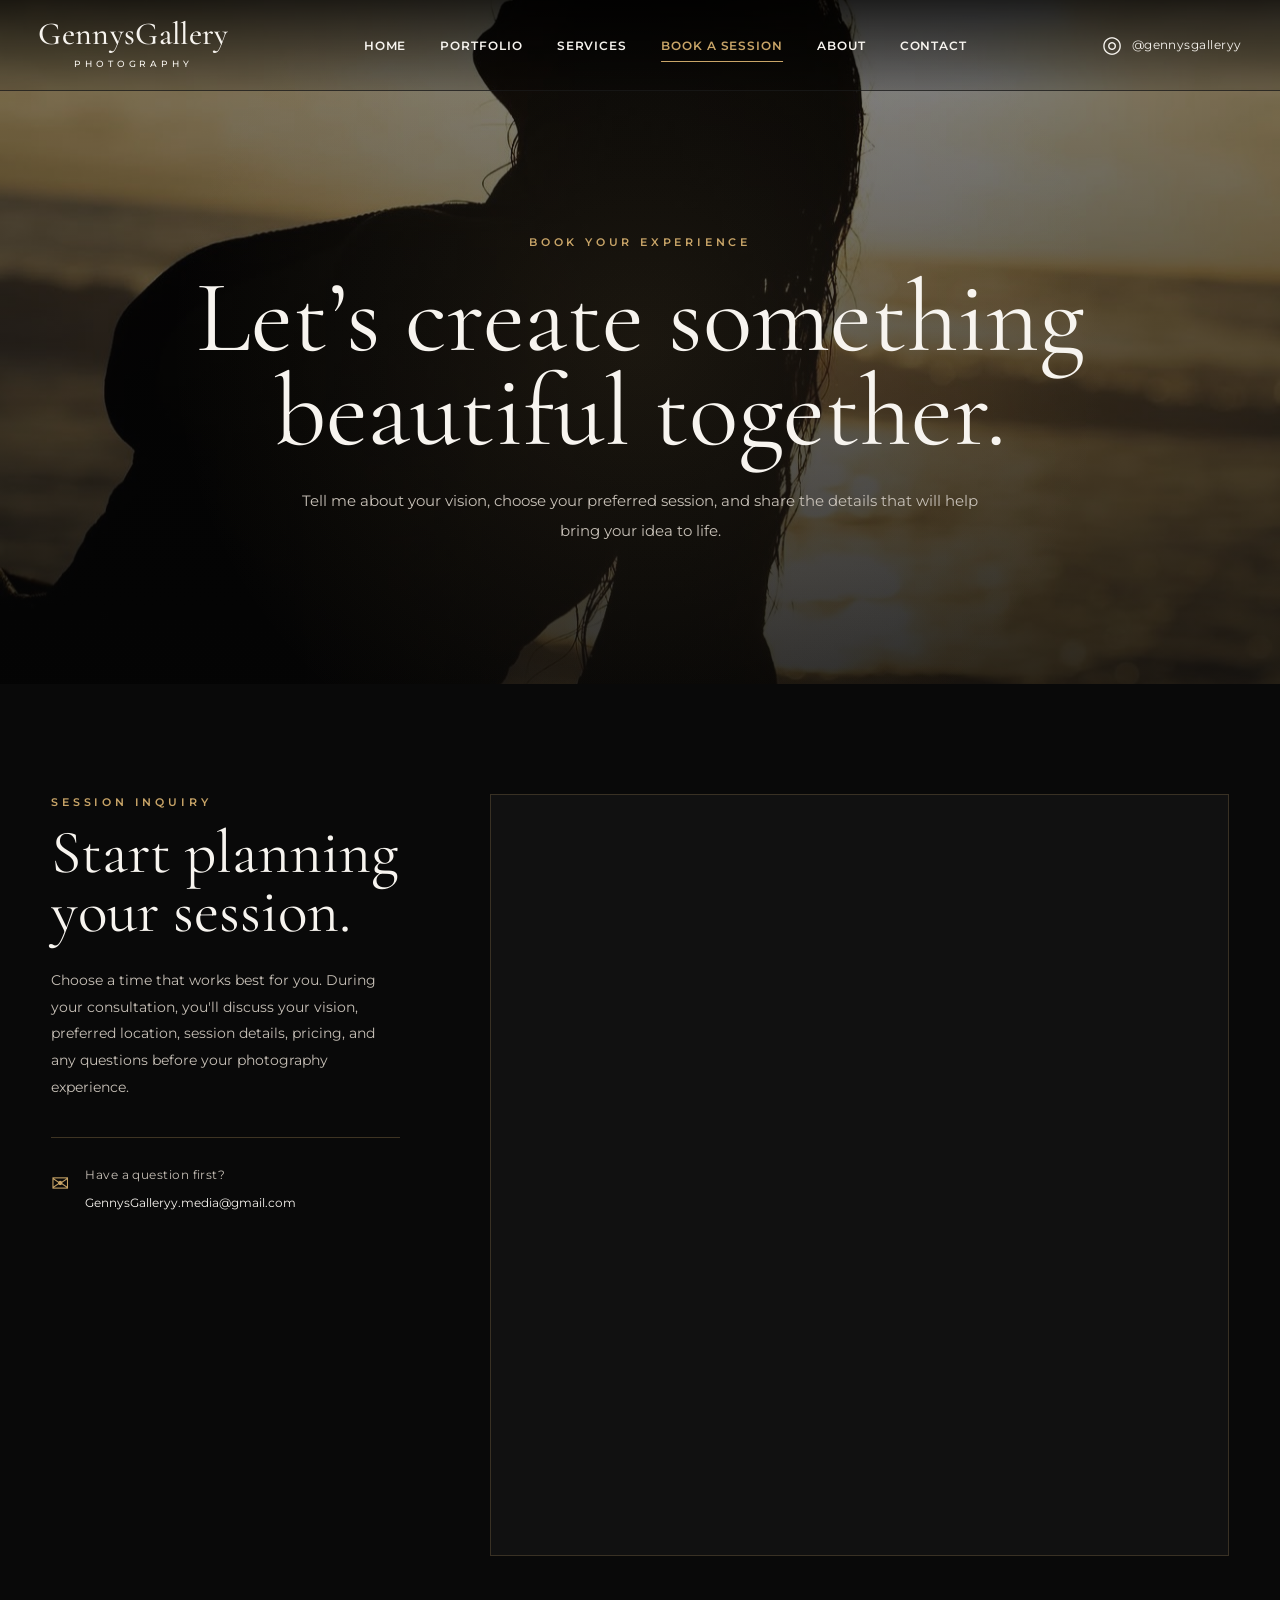
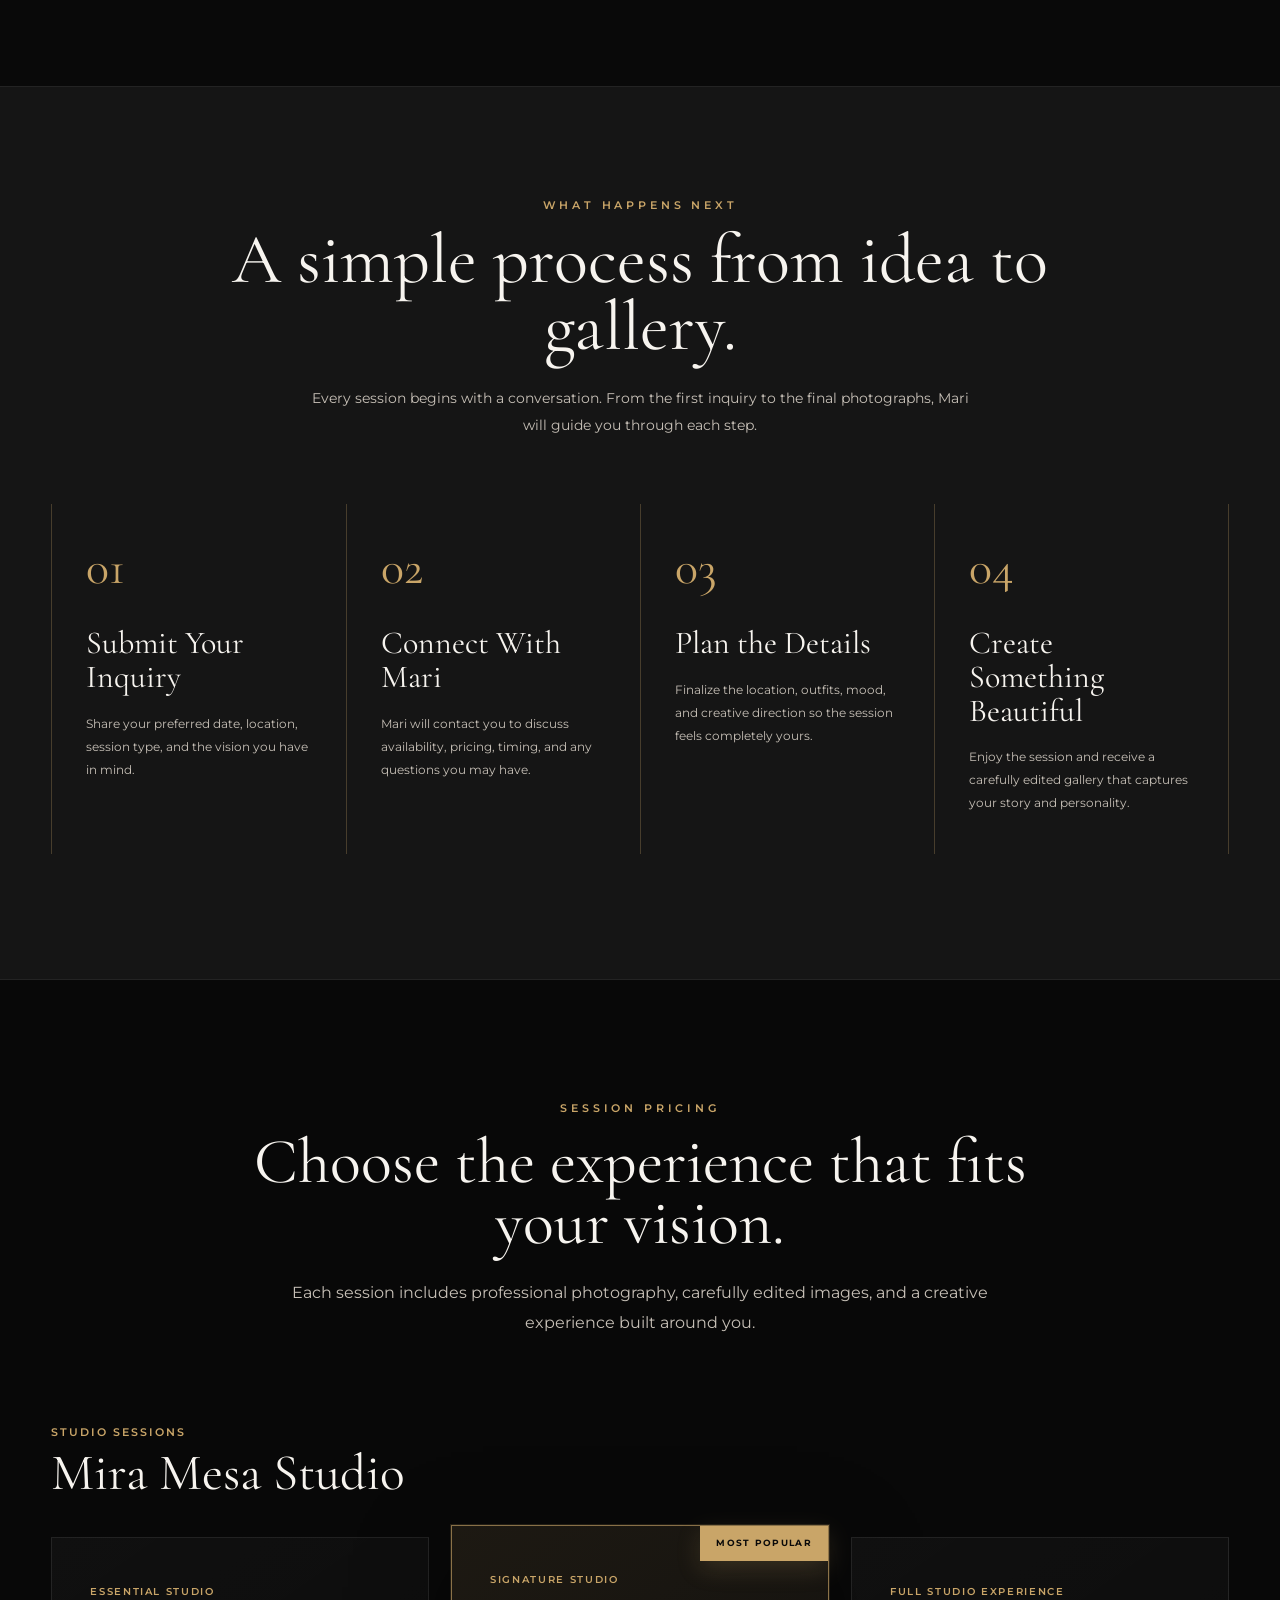
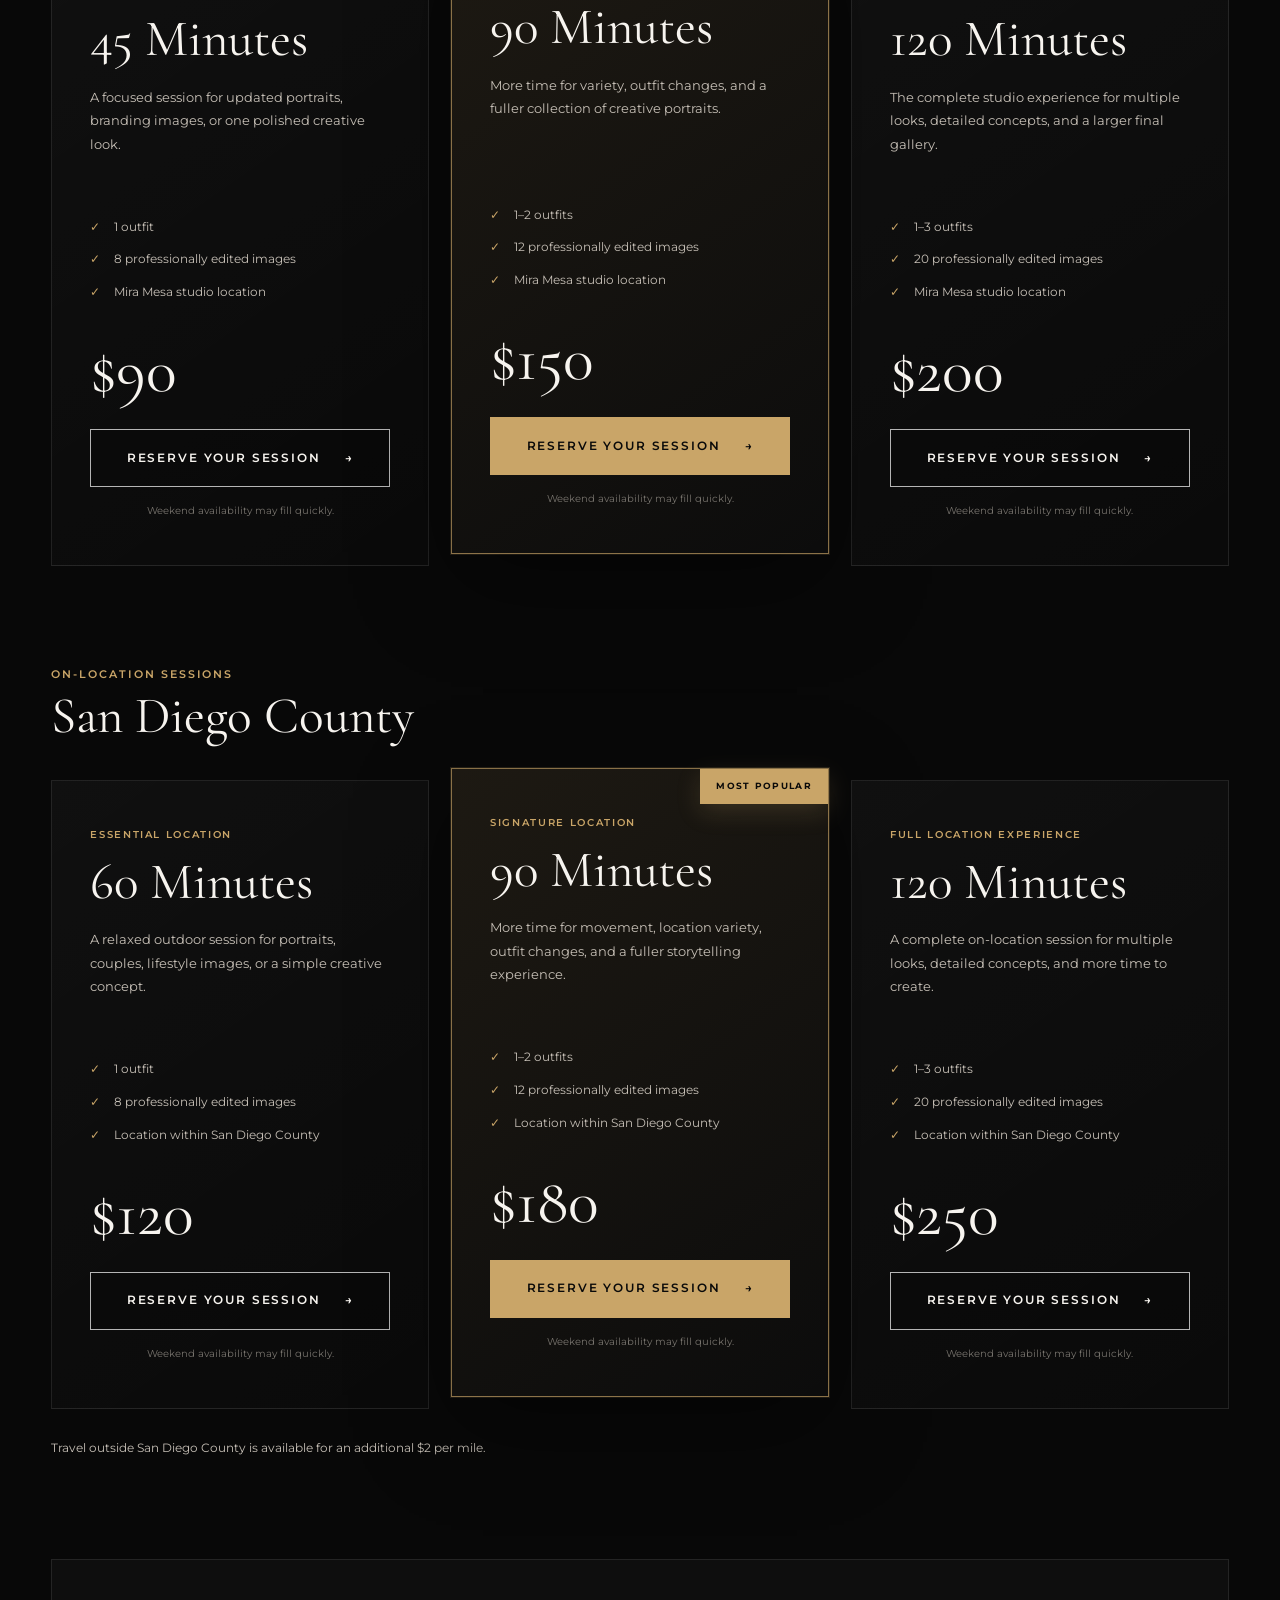
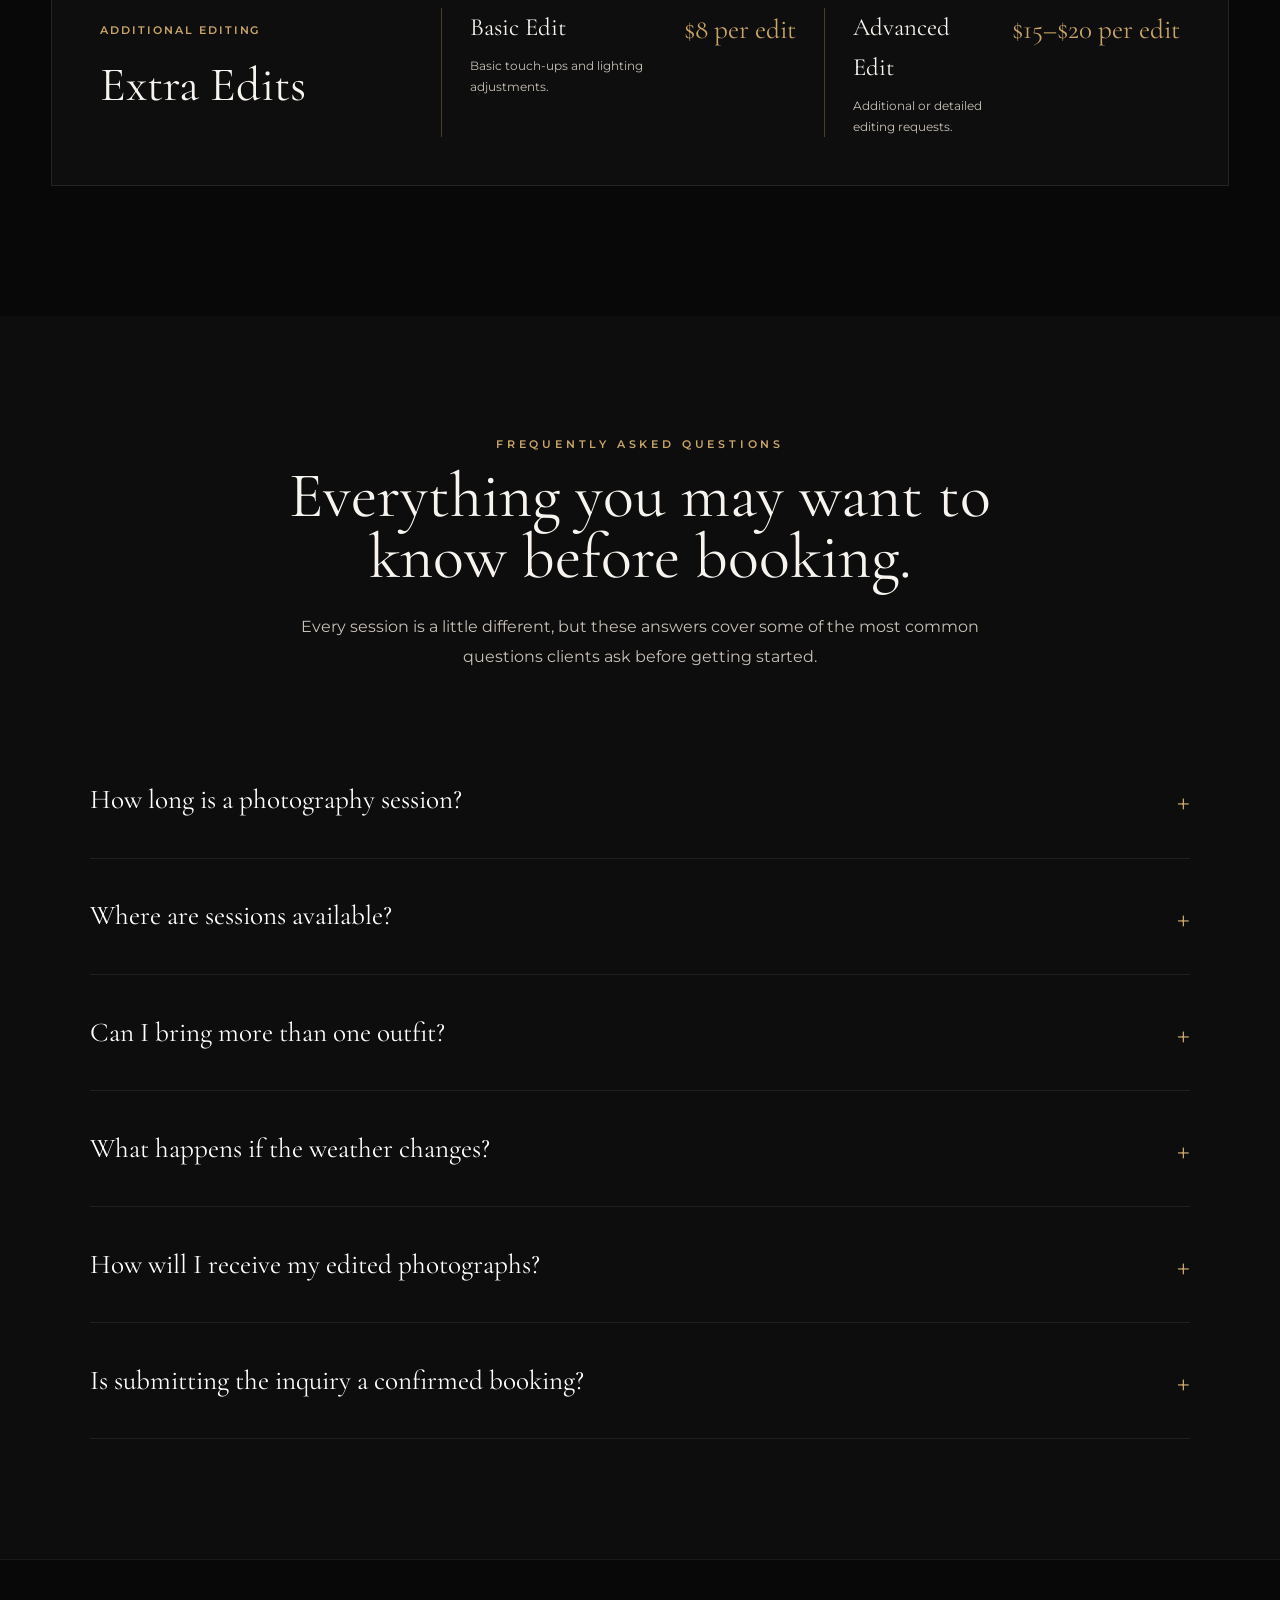
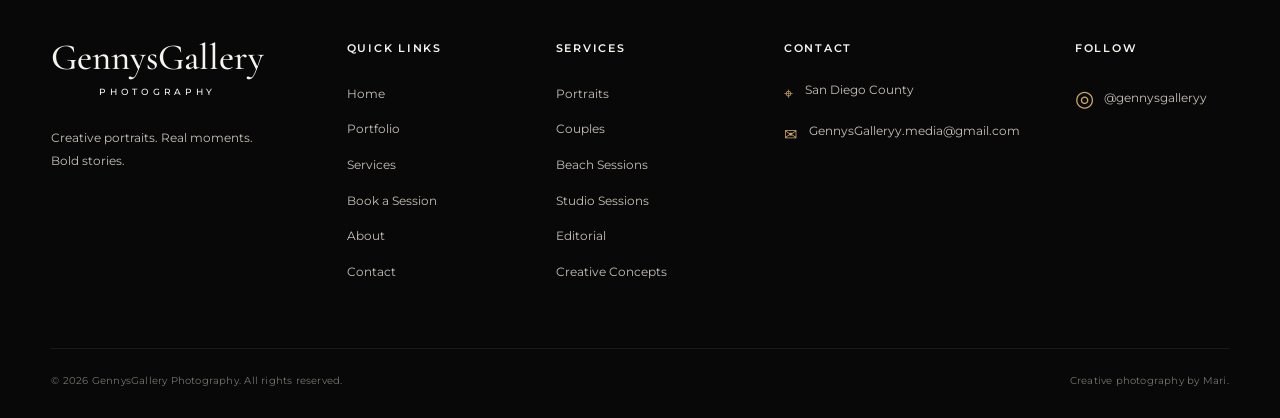
<file: pages/booking.html>
<!DOCTYPE html>
<html lang="en">
<head>
    <meta charset="UTF-8">
    <meta name="viewport" content="width=device-width, initial-scale=1.0">

    <meta
        name="description"
        content="Book a photography session with GennysGallery. Choose your session type, preferred date, location, and share your creative vision."
    >

    <title>Book a Session | GennysGallery</title>
    <link
    rel="icon"
    type="image/png"
    href="../assets/images/icons/gennysgallery-favicon-black.png"
>

<link
    rel="apple-touch-icon"
    href="../assets/images/icons/gennysgallery-favicon-black.png"
>

    <!-- Google Fonts -->
    <link rel="preconnect" href="https://fonts.googleapis.com">
    <link rel="preconnect" href="https://fonts.gstatic.com" crossorigin>

    <link
        href="https://fonts.googleapis.com/css2?family=Cormorant+Garamond:wght@400;500;600&family=Montserrat:wght@400;500;600&display=swap"
        rel="stylesheet"
    >

    <!-- Website CSS -->
    <link rel="stylesheet" href="../css/style.css?v=6">
    <link rel="stylesheet" href="../css/responsive.css?v=6">
</head>

<body>

    <!-- Header and Navigation -->
    <header class="site-header page-header-nav">
        <nav class="navbar">

            <a href="../index.html" class="logo" aria-label="GennysGallery homepage">
                <span class="logo-name">GennysGallery</span>
                <span class="logo-subtitle">Photography</span>
            </a>

            <button
                class="menu-toggle"
                type="button"
                aria-label="Open navigation menu"
                aria-expanded="false"
            >
                <span></span>
                <span></span>
                <span></span>
            </button>

            <ul class="nav-links">
                <li><a href="../index.html">Home</a></li>
                <li><a href="portfolio.html">Portfolio</a></li>
                <li><a href="services.html">Services</a></li>
                <li><a href="booking.html" class="active">Book a Session</a></li>
                <li><a href="about.html">About</a></li>
                <li><a href="contact.html">Contact</a></li>
            </ul>

            <a
                href="https://www.instagram.com/gennysgalleryy/"
                class="instagram-link"
                target="_blank"
                rel="noopener noreferrer"
                aria-label="Visit GennysGallery on Instagram"
            >
                <span class="instagram-icon">◎</span>
                <span>@gennysgalleryy</span>
            </a>

        </nav>
    </header>

    <main>

        <!-- Booking Page Hero -->
        <section class="booking-page-hero">

            <div class="booking-page-overlay"></div>

            <div class="booking-page-hero-content">
                <p class="section-eyebrow">Book Your Experience</p>

                <h1>Let’s create something beautiful together.</h1>

                <p>
                    Tell me about your vision, choose your preferred session,
                    and share the details that will help bring your idea to life.
                </p>
            </div>

        </section>

        <!-- Booking Form Section -->
        <section class="booking-form-section" id="booking-calendar">

            <div class="booking-form-intro">
                <p class="section-eyebrow">Session Inquiry</p>

                <h2>Start planning your session.</h2>

                <p>
                 Choose a time that works best for you. During your
                 consultation, you'll discuss your vision, preferred
                 location, session details, pricing, and any questions
                 before your photography experience.
                </p>

                <div class="booking-contact-note">
                    <span aria-hidden="true">✉</span>

                    <div>
                        <p>Have a question first?</p>

                        <a href="mailto:GennysGalleryy.media@gmail.com">
                            GennysGalleryy.media@gmail.com
                        </a>
                    </div>
                </div>
            </div>

            <!-- Calendly Inline Booking Calendar -->
            <div class="calendly-booking-wrapper">

            <div
                class="calendly-inline-widget"
                data-url="https://calendly.com/gennysgalleryy-media/photography-consultation?background_color=111111&text_color=f5f1e8&primary_color=c9a568"
                data-resize="true"
                style="min-width: 320px; height: 760px;"
            ></div>

            </div>

        </section>
<!-- Booking Process Section -->
<section class="booking-process">

    <div class="booking-process-heading">

        <p class="section-eyebrow">What Happens Next</p>

        <h2>A simple process from idea to gallery.</h2>

        <p>
            Every session begins with a conversation. From the first inquiry
            to the final photographs, Mari will guide you through each step.
        </p>

    </div>

    <div class="booking-process-grid">

        <article class="booking-process-step">

            <span class="booking-step-number">01</span>

            <h3>Submit Your Inquiry</h3>

            <p>
                Share your preferred date, location, session type,
                and the vision you have in mind.
            </p>

        </article>

        <article class="booking-process-step">

            <span class="booking-step-number">02</span>

            <h3>Connect With Mari</h3>

            <p>
                Mari will contact you to discuss availability,
                pricing, timing, and any questions you may have.
            </p>

        </article>

        <article class="booking-process-step">

            <span class="booking-step-number">03</span>

            <h3>Plan the Details</h3>

            <p>
                Finalize the location, outfits, mood, and creative
                direction so the session feels completely yours.
            </p>

        </article>

        <article class="booking-process-step">

            <span class="booking-step-number">04</span>

            <h3>Create Something Beautiful</h3>

            <p>
                Enjoy the session and receive a carefully edited
                gallery that captures your story and personality.
            </p>

        </article>

    </div>

</section>

<!-- Pricing Section -->
<section class="booking-pricing">

    <div class="booking-pricing-heading">

        <p class="section-eyebrow">Session Pricing</p>

        <h2>Choose the experience that fits your vision.</h2>

        <p>
            Each session includes professional photography, carefully edited
            images, and a creative experience built around you.
        </p>

    </div>

    <div class="pricing-category">

        <div class="pricing-category-heading">
            <p class="pricing-label">Studio Sessions</p>
            <h3>Mira Mesa Studio</h3>
        </div>

        <div class="pricing-card-grid">

            <article class="pricing-card">

                <p class="pricing-card-name">Essential Studio</p>

                <h4>45 Minutes</h4>

                <p class="pricing-card-description">
                    A focused session for updated portraits, branding images,
                    or one polished creative look.
                </p>

                <ul>
                    <li>1 outfit</li>
                    <li>8 professionally edited images</li>
                    <li>Mira Mesa studio location</li>
                </ul>

                <p class="pricing-card-price">
                    <span>$90</span>
                </p>

                <a href="#booking-calendar" class="button button-outline">
                    Reserve Your Session
                    <span aria-hidden="true">→</span>
                </a>

                <p class="pricing-card-reassurance">
                 Weekend availability may fill quickly.
                </p>
            </article>

            <article class="pricing-card pricing-card-featured">

                <p class="pricing-card-badge">Most Popular</p>

                <p class="pricing-card-name">Signature Studio</p>

                <h4>90 Minutes</h4>

                <p class="pricing-card-description">
                    More time for variety, outfit changes, and a fuller
                    collection of creative portraits.
                </p>

                <ul>
                    <li>1–2 outfits</li>
                    <li>12 professionally edited images</li>
                    <li>Mira Mesa studio location</li>
                </ul>

                <p class="pricing-card-price">
                    <span>$150</span>
                </p>

                <a href="#booking-calendar" class="button button-gold">
                    Reserve Your Session
                    <span aria-hidden="true">→</span>
                </a>
                <p class="pricing-card-reassurance">
                 Weekend availability may fill quickly.
                </p>
            </article>

            <article class="pricing-card">

                <p class="pricing-card-name">Full Studio Experience</p>

                <h4>120 Minutes</h4>

                <p class="pricing-card-description">
                    The complete studio experience for multiple looks,
                    detailed concepts, and a larger final gallery.
                </p>

                <ul>
                    <li>1–3 outfits</li>
                    <li>20 professionally edited images</li>
                    <li>Mira Mesa studio location</li>
                </ul>

                <p class="pricing-card-price">
                    <span>$200</span>
                </p>

                <a href="#booking-calendar" class="button button-outline">
                    Reserve Your Session
                    <span aria-hidden="true">→</span>
                </a>
                <p class="pricing-card-reassurance">
                Weekend availability may fill quickly.
                </p>
            </article>

        </div>

    </div>

    <div class="pricing-category">

        <div class="pricing-category-heading">
            <p class="pricing-label">On-Location Sessions</p>
            <h3>San Diego County</h3>
        </div>

        <div class="pricing-card-grid">

            <article class="pricing-card">

                <p class="pricing-card-name">Essential Location</p>

                <h4>60 Minutes</h4>

                <p class="pricing-card-description">
                    A relaxed outdoor session for portraits, couples,
                    lifestyle images, or a simple creative concept.
                </p>

                <ul>
                    <li>1 outfit</li>
                    <li>8 professionally edited images</li>
                    <li>Location within San Diego County</li>
                </ul>

                <p class="pricing-card-price">
                    <span>$120</span>
                </p>

                <a href="#booking-calendar" class="button button-outline">
                    Reserve Your Session
                    <span aria-hidden="true">→</span>
                </a>
                <p class="pricing-card-reassurance">
                Weekend availability may fill quickly.
                </p>
            </article>

            <article class="pricing-card pricing-card-featured">

                <p class="pricing-card-badge">Most Popular</p>

                <p class="pricing-card-name">Signature Location</p>

                <h4>90 Minutes</h4>

                <p class="pricing-card-description">
                    More time for movement, location variety, outfit changes,
                    and a fuller storytelling experience.
                </p>

                <ul>
                    <li>1–2 outfits</li>
                    <li>12 professionally edited images</li>
                    <li>Location within San Diego County</li>
                </ul>

                <p class="pricing-card-price">
                    <span>$180</span>
                </p>

                <a href="#booking-calendar" class="button button-gold">
                    Reserve Your Session
                    <span aria-hidden="true">→</span>
                </a>
                <p class="pricing-card-reassurance">
                Weekend availability may fill quickly.
                </p>
            </article>

            <article class="pricing-card">

                <p class="pricing-card-name">Full Location Experience</p>

                <h4>120 Minutes</h4>

                <p class="pricing-card-description">
                    A complete on-location session for multiple looks,
                    detailed concepts, and more time to create.
                </p>

                <ul>
                    <li>1–3 outfits</li>
                    <li>20 professionally edited images</li>
                    <li>Location within San Diego County</li>
                </ul>

                <p class="pricing-card-price">
                    <span>$250</span>
                </p>

                <a href="#booking-calendar" class="button button-outline">
                    Reserve Your Session
                    <span aria-hidden="true">→</span>
                </a>
                <p class="pricing-card-reassurance">
                Weekend availability may fill quickly.
                </p>
            </article>

        </div>

        <p class="pricing-note">
            Travel outside San Diego County is available for an additional
            $2 per mile.
        </p>

    </div>

    <div class="extra-editing">

        <div>
            <p class="pricing-label">Additional Editing</p>
            <h3>Extra Edits</h3>
        </div>

        <div class="extra-editing-options">

            <div class="extra-editing-option">
                <div>
                    <h4>Basic Edit</h4>
                    <p>Basic touch-ups and lighting adjustments.</p>
                </div>

                <span>$8 per edit</span>
            </div>

            <div class="extra-editing-option">
                <div>
                    <h4>Advanced Edit</h4>
                    <p>Additional or detailed editing requests.</p>
                </div>

                <span>$15–$20 per edit</span>
            </div>

        </div>

    </div>

</section>

<!-- Booking FAQ Section -->
<section class="booking-faq">

    <div class="booking-faq-heading">

        <p class="section-eyebrow">Frequently Asked Questions</p>

        <h2>Everything you may want to know before booking.</h2>

        <p>
            Every session is a little different, but these answers cover
            some of the most common questions clients ask before getting started.
        </p>

    </div>

    <div class="faq-list">

        <article class="faq-item">

            <button
                class="faq-question"
                type="button"
                aria-expanded="false"
            >
                <span>How long is a photography session?</span>
                <span class="faq-symbol" aria-hidden="true">+</span>
            </button>

            <div class="faq-answer">
                <p>
                    Most sessions are booked by the hour. The final session
                    length can depend on the location, number of outfits,
                    and the creative direction you have in mind.
                </p>
            </div>

        </article>

        <article class="faq-item">

            <button
                class="faq-question"
                type="button"
                aria-expanded="false"
            >
                <span>Where are sessions available?</span>
                <span class="faq-symbol" aria-hidden="true">+</span>
            </button>

            <div class="faq-answer">
                <p>
                    Sessions can take place in a studio or at an outdoor
                    location such as a beach, park, desert, mountain area,
                    or another location that fits your vision.
                </p>
            </div>

        </article>

        <article class="faq-item">

            <button
                class="faq-question"
                type="button"
                aria-expanded="false"
            >
                <span>Can I bring more than one outfit?</span>
                <span class="faq-symbol" aria-hidden="true">+</span>
            </button>

            <div class="faq-answer">
                <p>
                    Yes. Outfit changes can be included when the session length
                    allows enough time. Mari can also help you plan outfits that
                    match the location, mood, and overall concept.
                </p>
            </div>

        </article>

        <article class="faq-item">

            <button
                class="faq-question"
                type="button"
                aria-expanded="false"
            >
                <span>What happens if the weather changes?</span>
                <span class="faq-symbol" aria-hidden="true">+</span>
            </button>

            <div class="faq-answer">
                <p>
                    Outdoor sessions may be rescheduled when weather conditions
                    would affect safety or the quality of the photographs.
                    Mari will communicate with you before the session if any
                    changes are needed.
                </p>
            </div>

        </article>

        <article class="faq-item">

            <button
                class="faq-question"
                type="button"
                aria-expanded="false"
            >
                <span>How will I receive my edited photographs?</span>
                <span class="faq-symbol" aria-hidden="true">+</span>
            </button>

            <div class="faq-answer">
                <p>
                    Edited photographs will be delivered digitally. Final
                    delivery details, editing time, and the number of included
                    images will be discussed when the session is confirmed.
                </p>
            </div>

        </article>

        <article class="faq-item">

            <button
                class="faq-question"
                type="button"
                aria-expanded="false"
            >
                <span>Is submitting the inquiry a confirmed booking?</span>
                <span class="faq-symbol" aria-hidden="true">+</span>
            </button>

            <div class="faq-answer">
                <p>
                    No. The inquiry helps Mari understand your vision and
                    preferred date. Your session is confirmed only after
                    availability, pricing, location, and final details have
                    been agreed upon.
                </p>
            </div>

        </article>

    </div>

</section>

    </main>

    <!-- Website Footer -->
<footer class="site-footer">

    <div class="footer-main">

        <div class="footer-brand">

            <a href="../index.html" class="footer-logo">
                <span class="footer-logo-name">GennysGallery</span>
                <span class="footer-logo-subtitle">Photography</span>
            </a>

            <p>
                Creative portraits. Real moments.<br>
                Bold stories.
            </p>

        </div>

        <div class="footer-column">

            <h2>Quick Links</h2>

            <ul>
                <li><a href="../index.html">Home</a></li>
                <li><a href="portfolio.html">Portfolio</a></li>
                <li><a href="services.html">Services</a></li>
                <li><a href="booking.html">Book a Session</a></li>
                <li><a href="about.html">About</a></li>
                <li><a href="contact.html">Contact</a></li>
            </ul>

        </div>

        <div class="footer-column">

            <h2>Services</h2>

            <ul>
                <li><a href="services.html">Portraits</a></li>
                <li><a href="services.html">Couples</a></li>
                <li><a href="services.html">Beach Sessions</a></li>
                <li><a href="services.html">Studio Sessions</a></li>
                <li><a href="services.html">Editorial</a></li>
                <li><a href="services.html">Creative Concepts</a></li>
            </ul>

        </div>

        <div class="footer-column footer-contact">

            <h2>Contact</h2>

            <p>
                <span aria-hidden="true">⌖</span>
                San Diego County
            </p>

            <p>
                <span aria-hidden="true">✉</span>
                <a href="mailto:GennysGalleryy.media@gmail.com">
                    GennysGalleryy.media@gmail.com
                </a>
            </p>

        </div>

        <div class="footer-column footer-follow">

            <h2>Follow</h2>

            <a
                href="https://www.instagram.com/gennysgalleryy/"
                target="_blank"
                rel="noopener noreferrer"
                class="footer-instagram"
            >
                <span aria-hidden="true">◎</span>
                @gennysgalleryy
            </a>

        </div>

    </div>

    <div class="footer-bottom">

        <p>
            &copy; <span id="current-year"></span>
            GennysGallery Photography. All rights reserved.
        </p>

        <p>
            Creative photography by Mari.
        </p>

    </div>

</footer>

    <!-- Website JavaScript -->
    <script
    src="https://assets.calendly.com/assets/external/widget.js"
    type="text/javascript"
    async
></script>

<script src="../js/script.js?v=6"></script>

</body>
</html>
</file>
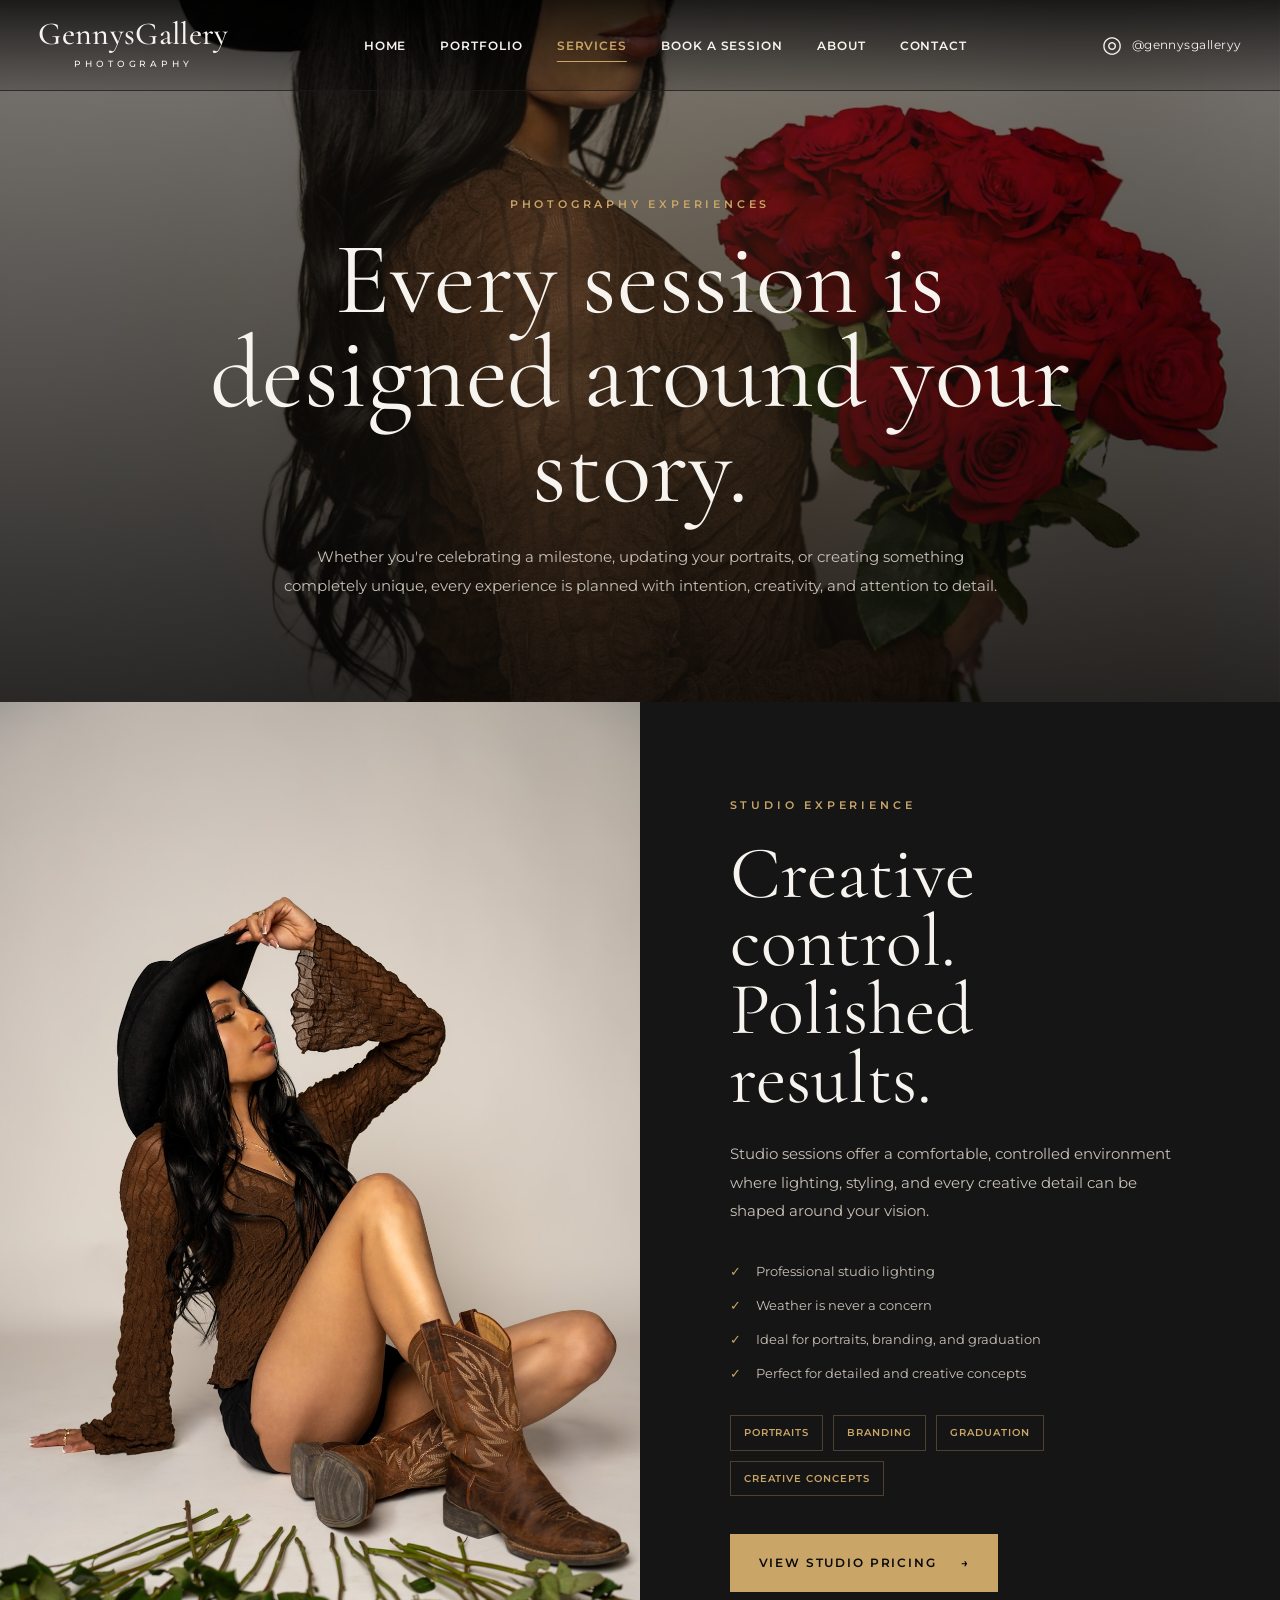
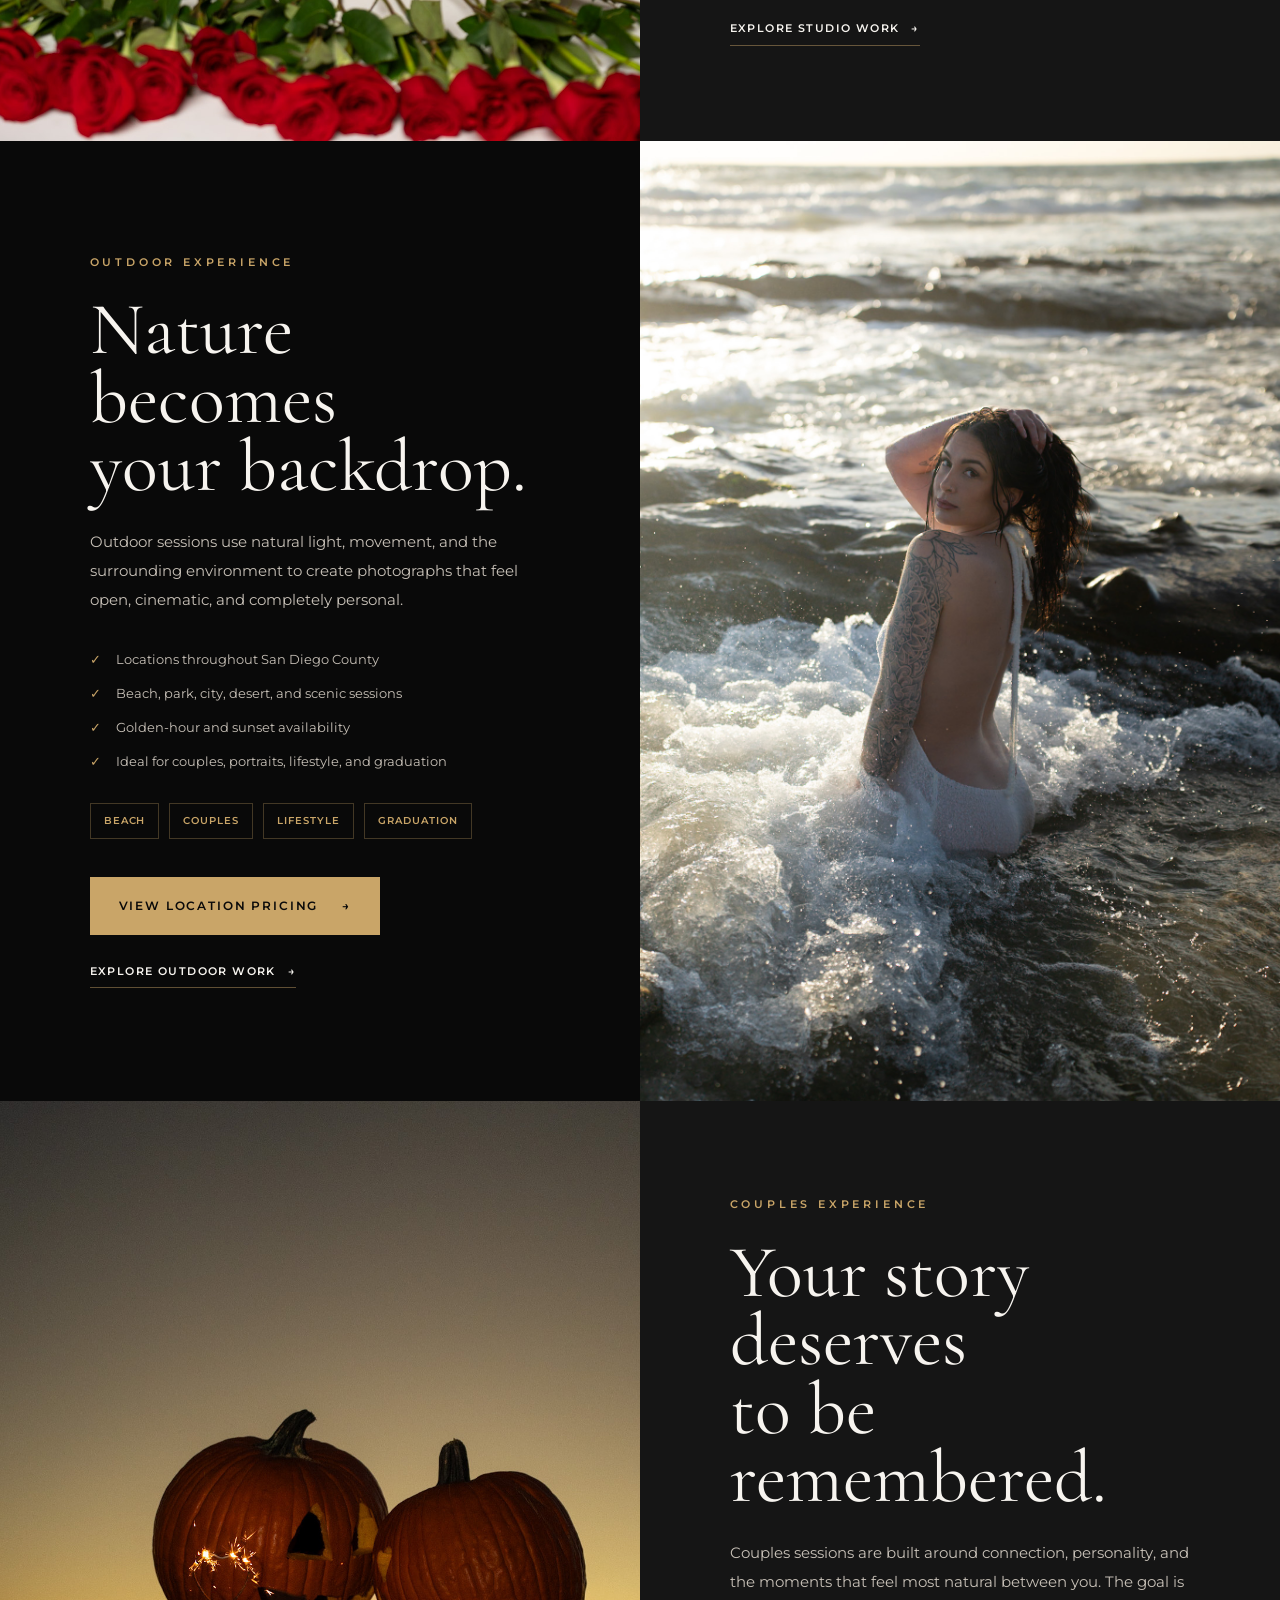
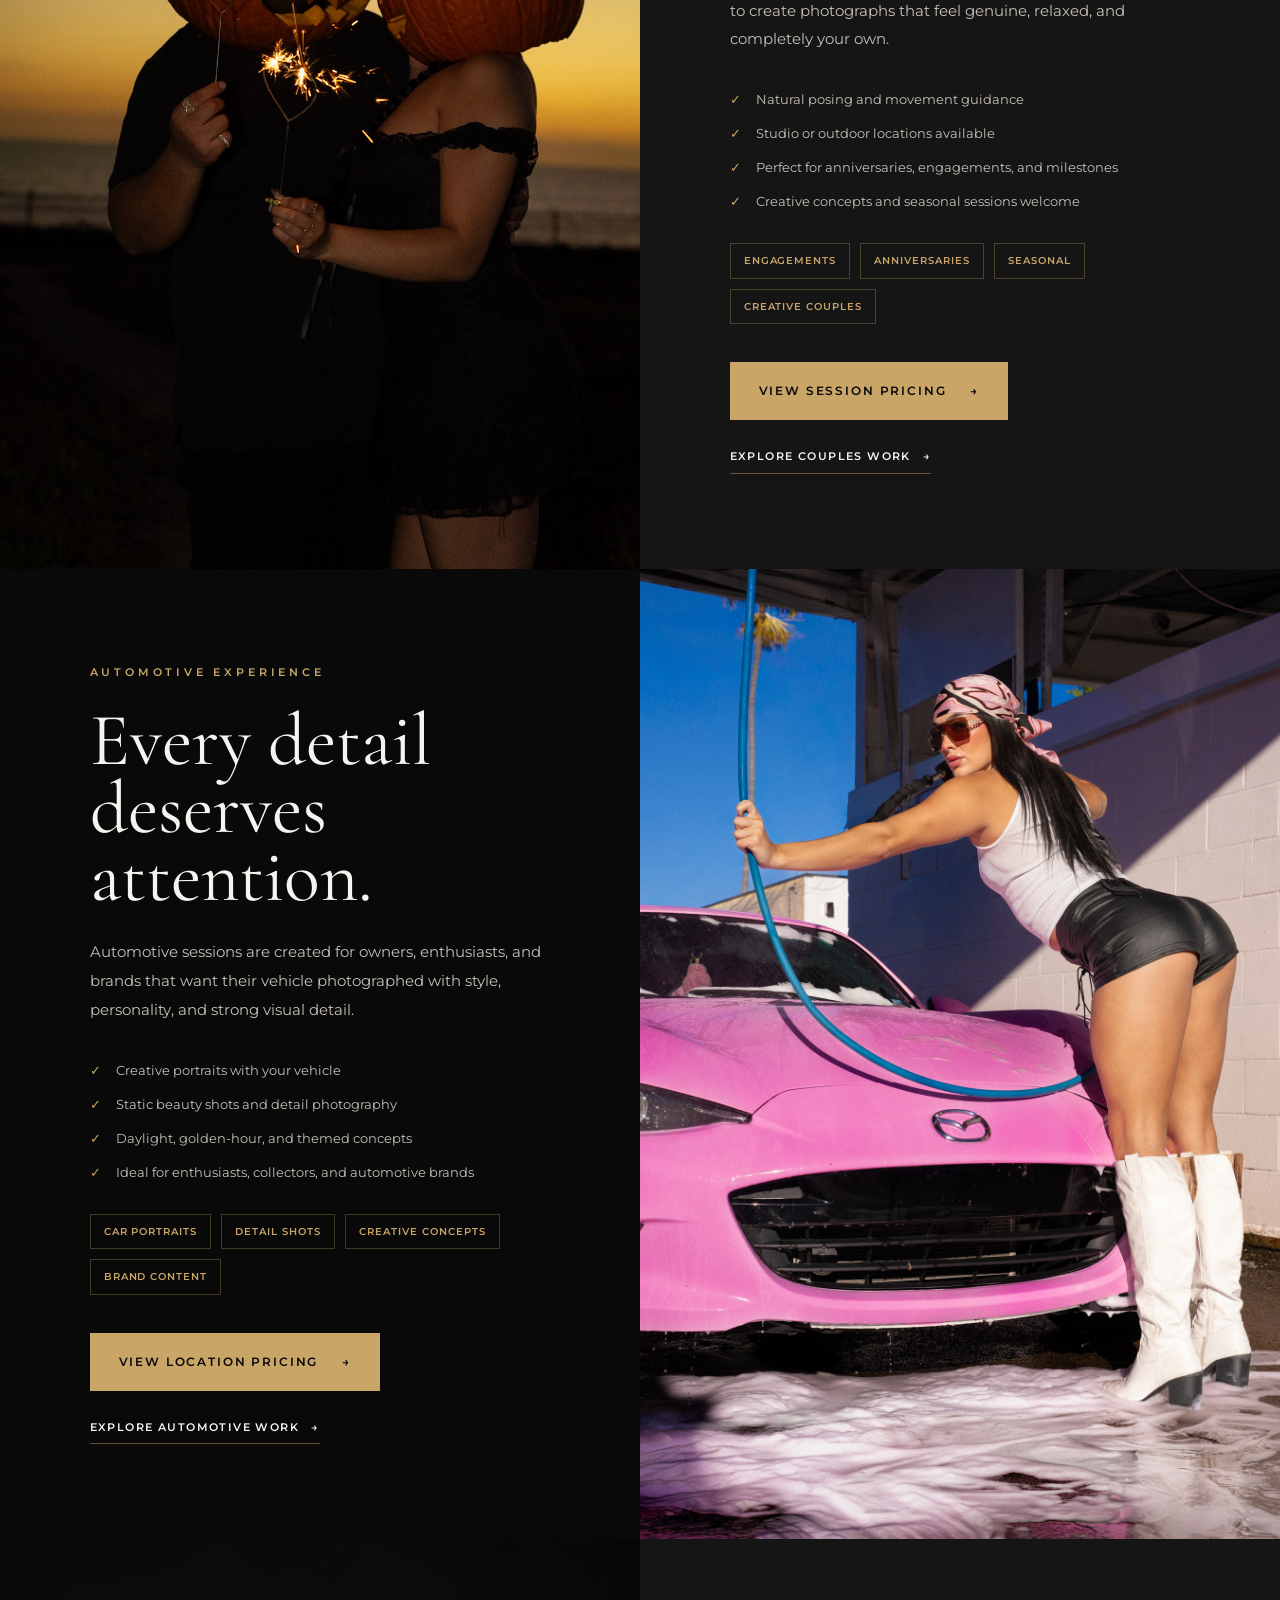
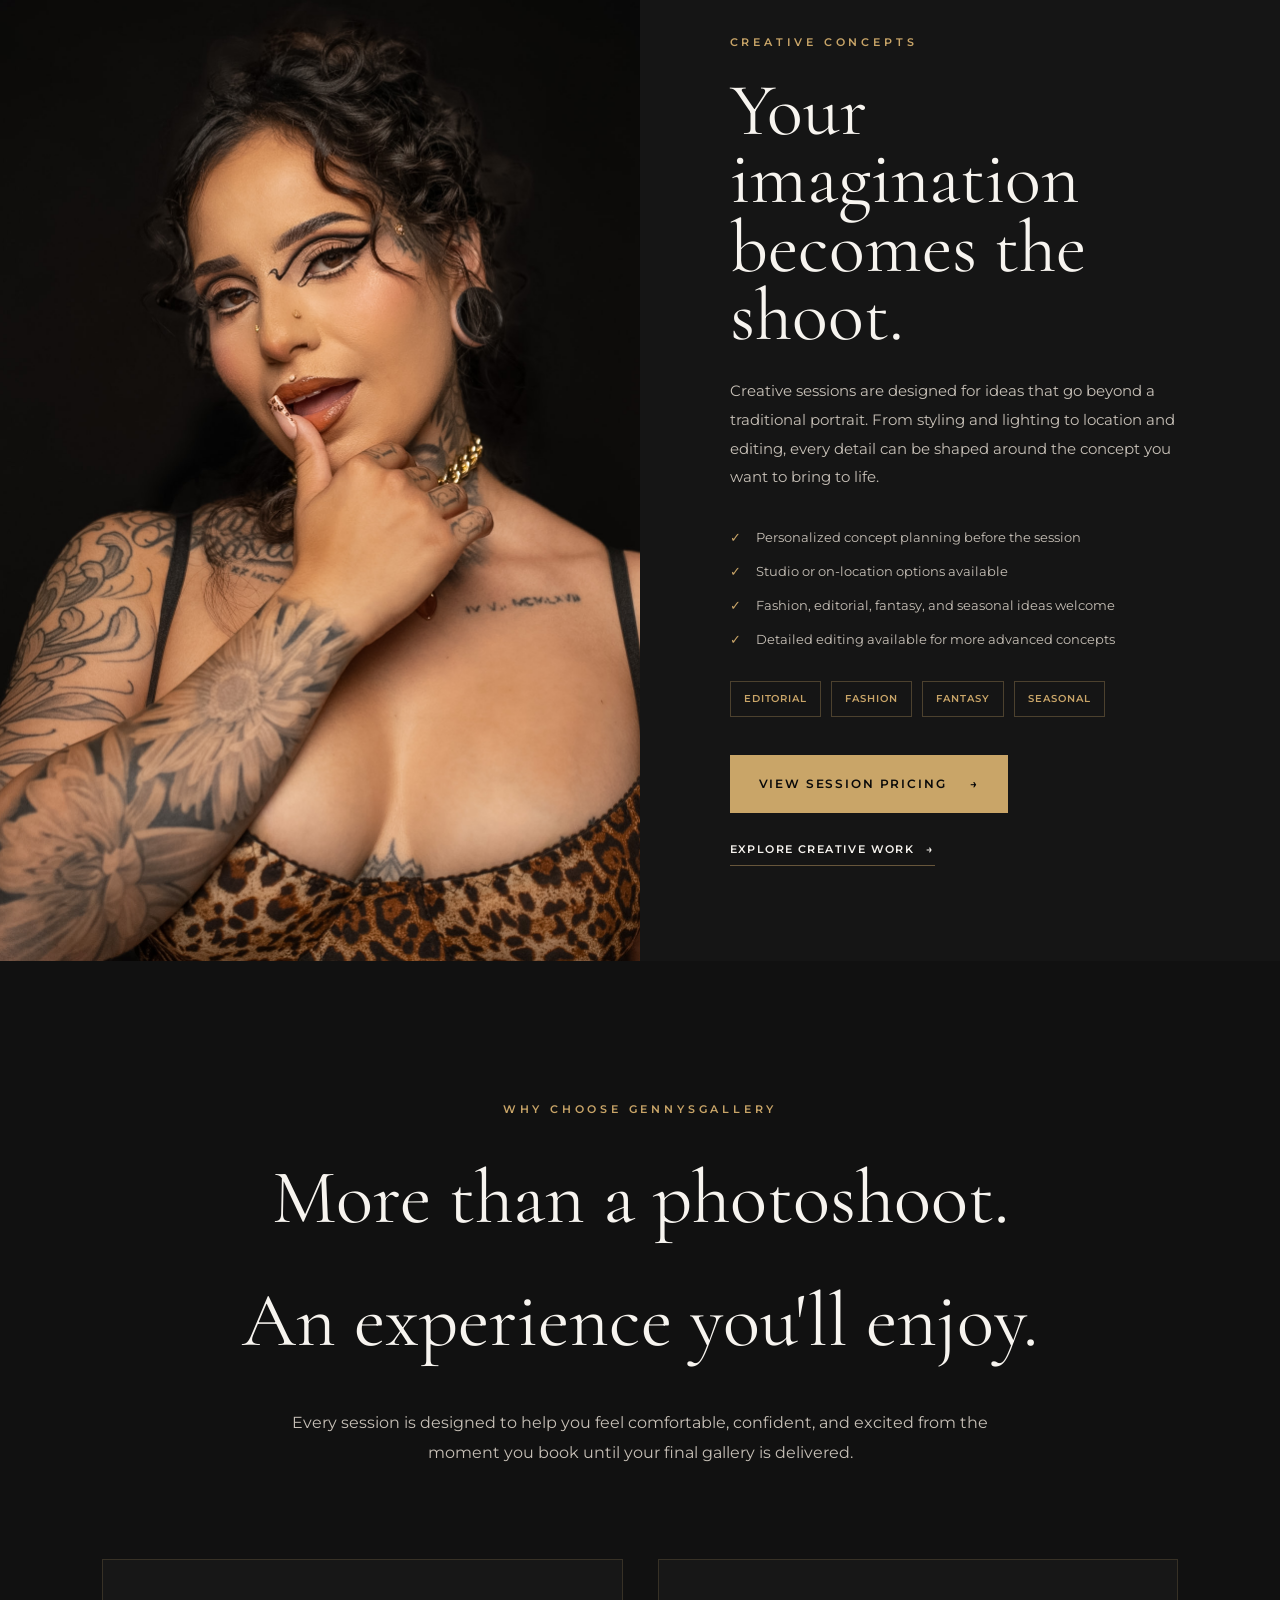
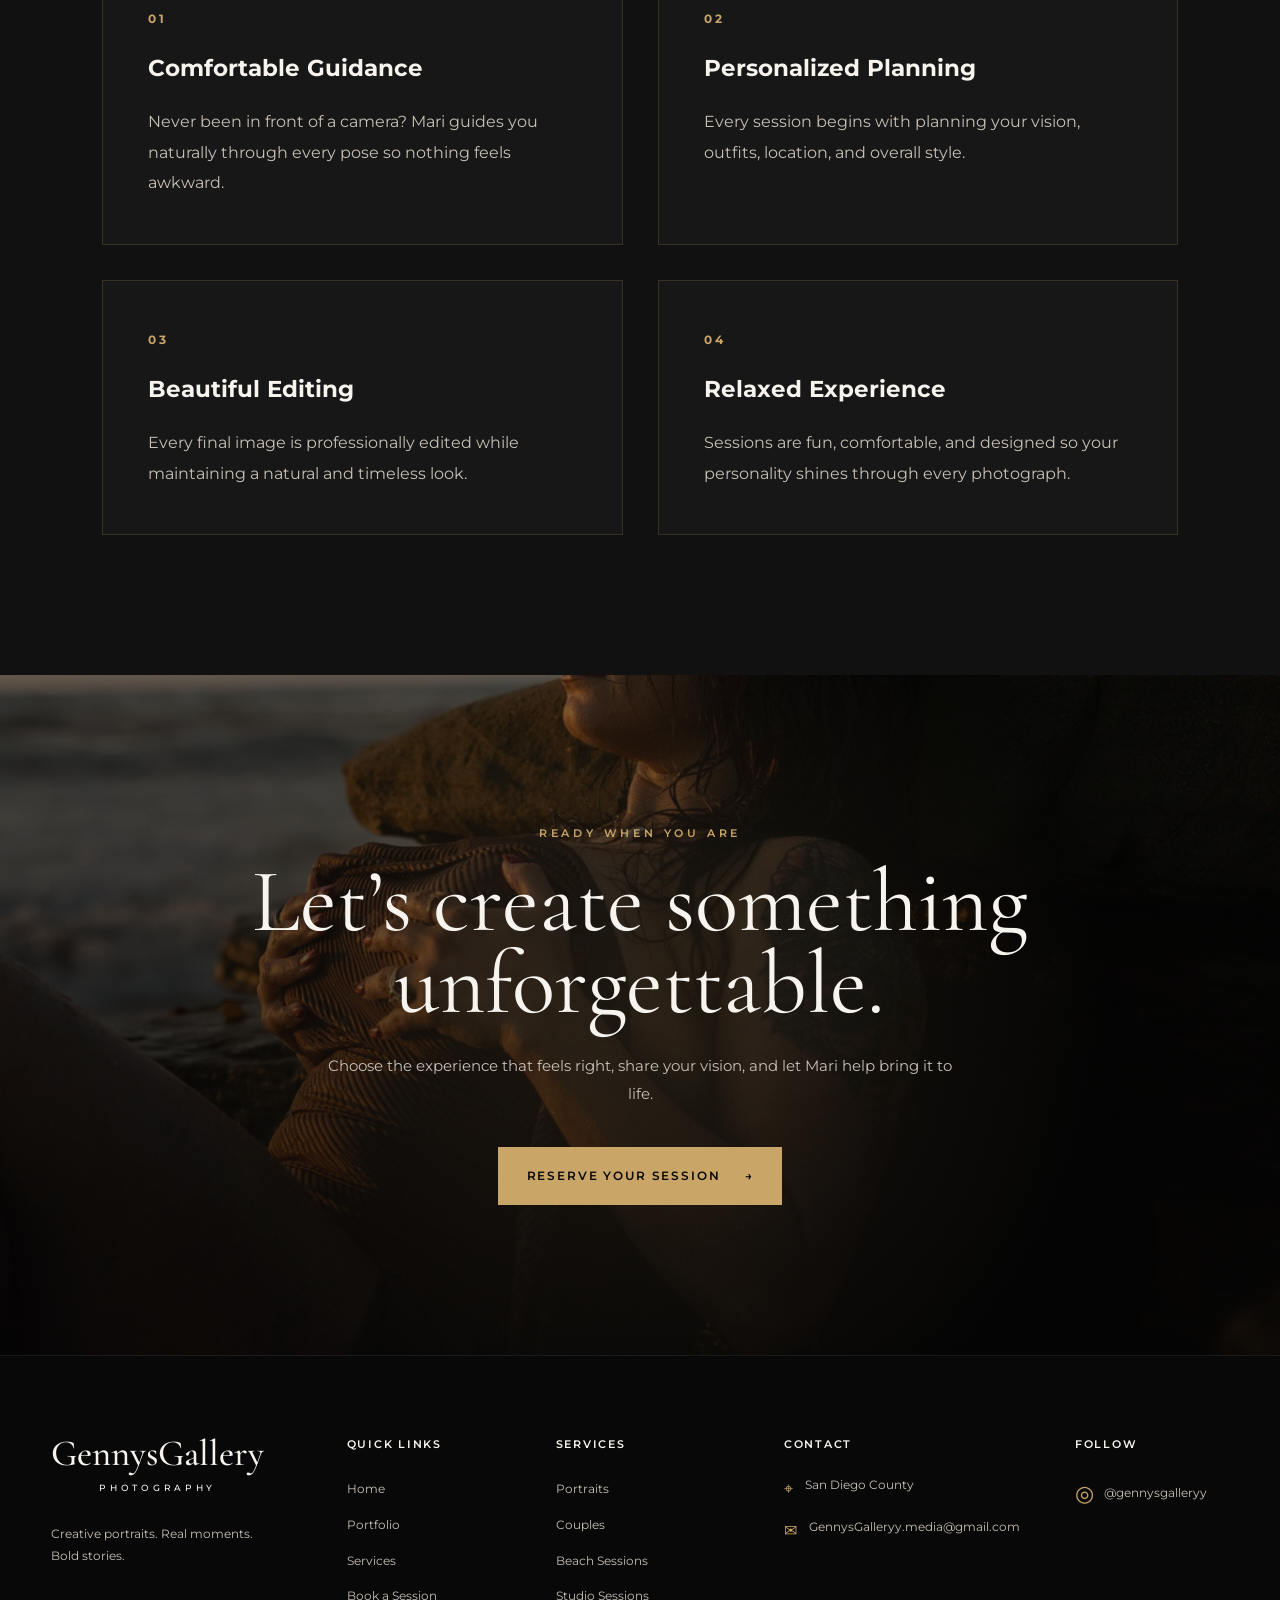
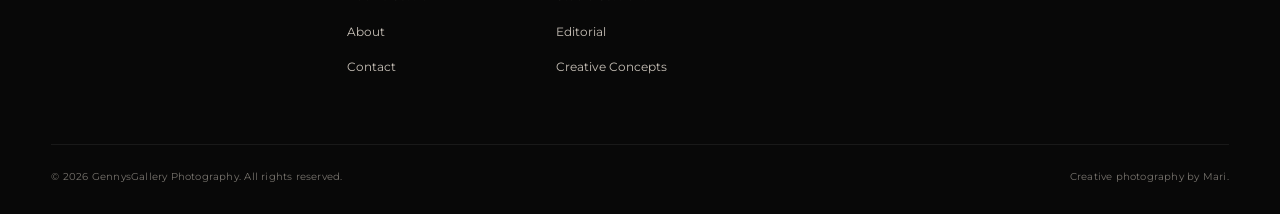
<file: pages/services.html>
<!DOCTYPE html>
<html lang="en">

<head>

    <meta charset="UTF-8">

    <meta
        name="viewport"
        content="width=device-width, initial-scale=1.0">

    <title>Photography Experiences | GennysGallery</title>
    <link
    rel="icon"
    type="image/png"
    href="../assets/images/icons/gennysgallery-favicon-black.png"
>

<link
    rel="apple-touch-icon"
    href="../assets/images/icons/gennysgallery-favicon-black.png"
>

    <meta
        name="description"
        content="Discover the photography experiences offered by GennysGallery, including studio portraits, outdoor sessions, couples photography, and creative concepts."
    >

    <!-- Google Fonts -->
    <link rel="preconnect" href="https://fonts.googleapis.com">

    <link rel="preconnect" href="https://fonts.gstatic.com" crossorigin>

    <link
        href="https://fonts.googleapis.com/css2?family=Cormorant+Garamond:wght@400;500;600&family=Montserrat:wght@400;500;600&display=swap"
        rel="stylesheet">

    <!-- Website CSS -->
    <link rel="stylesheet" href="../css/style.css?v=4">
    <link rel="stylesheet" href="../css/responsive.css?v=4">

</head>

<body>
<!-- Header and Navigation -->
    <header class="site-header page-header-nav">
        <nav class="navbar">

            <a href="../index.html" class="logo" aria-label="GennysGallery homepage">
                <span class="logo-name">GennysGallery</span>
                <span class="logo-subtitle">Photography</span>
            </a>

            <button
                class="menu-toggle"
                type="button"
                aria-label="Open navigation menu"
                aria-expanded="false"
            >
                <span></span>
                <span></span>
                <span></span>
            </button>

            <ul class="nav-links">
                <li><a href="../index.html">Home</a></li>
                <li><a href="portfolio.html">Portfolio</a></li>
                <li><a href="services.html" class="active">Services</a></li>
                <li><a href="booking.html">Book a Session</a></li>
                <li><a href="about.html">About</a></li>
                <li><a href="contact.html">Contact</a></li>
            </ul>

            <a
                href="https://www.instagram.com/gennysgalleryy/"
                class="instagram-link"
                target="_blank"
                rel="noopener noreferrer"
                aria-label="Visit GennysGallery on Instagram"
            >
                <span class="instagram-icon">◎</span>
                <span>@gennysgalleryy</span>
            </a>

        </nav>
    </header>

    <main>

        <!-- Services Hero -->
        <section class="services-page-hero">

            <div class="services-page-overlay"></div>

            <div class="services-page-content">

                <p class="section-eyebrow">
                    Photography Experiences
                </p>

                <h1>
                    Every session is designed around your story.
                </h1>

                <p>
                    Whether you're celebrating a milestone,
                    updating your portraits,
                    or creating something completely unique,
                    every experience is planned with intention,
                    creativity, and attention to detail.
                </p>

            </div>

        </section>
<!-- Studio Experience Section -->
<section class="experience-section reveal">

    <div class="experience-image">
        <img
            src="../assets/images/portfolio/studio/studio-cowgirl-boots-roses.jpg"
            alt="Creative studio portrait with cowboy boots and red roses"
        >
    </div>

    <div class="experience-content">

        <p class="section-eyebrow">Studio Experience</p>

        <h2>
            Creative control.<br>
            Polished results.
        </h2>

        <p class="experience-intro">
            Studio sessions offer a comfortable, controlled environment
            where lighting, styling, and every creative detail can be shaped
            around your vision.
        </p>

        <ul class="experience-benefits">
            <li>Professional studio lighting</li>
            <li>Weather is never a concern</li>
            <li>Ideal for portraits, branding, and graduation</li>
            <li>Perfect for detailed and creative concepts</li>
        </ul>

        <div class="experience-types">
            <span>Portraits</span>
            <span>Branding</span>
            <span>Graduation</span>
            <span>Creative Concepts</span>
        </div>

        <div class="experience-actions">

            <a href="booking.html#booking-pricing" class="button button-gold">
                View Studio Pricing
                <span aria-hidden="true">→</span>
            </a>

            <a href="portfolio.html" class="experience-link">
                Explore Studio Work
                <span aria-hidden="true">→</span>
            </a>

        </div>

    </div>

</section>
<!-- Outdoor Experience Section -->
<section class="experience-section experience-section-reverse reveal">

    <div class="experience-image">
        <img
            src="../assets/images/portfolio/beach/beach-white-dress-water.jpg"
            alt="Outdoor beach photography session in ocean waves"
        >
    </div>

    <div class="experience-content">

        <p class="section-eyebrow">Outdoor Experience</p>

        <h2>
            Nature becomes<br>
            your backdrop.
        </h2>

        <p class="experience-intro">
            Outdoor sessions use natural light, movement, and the surrounding
            environment to create photographs that feel open, cinematic,
            and completely personal.
        </p>

        <ul class="experience-benefits">
            <li>Locations throughout San Diego County</li>
            <li>Beach, park, city, desert, and scenic sessions</li>
            <li>Golden-hour and sunset availability</li>
            <li>Ideal for couples, portraits, lifestyle, and graduation</li>
        </ul>

        <div class="experience-types">
            <span>Beach</span>
            <span>Couples</span>
            <span>Lifestyle</span>
            <span>Graduation</span>
        </div>

        <div class="experience-actions">

            <a href="booking.html#booking-pricing" class="button button-gold">
                View Location Pricing
                <span aria-hidden="true">→</span>
            </a>

            <a href="portfolio.html" class="experience-link">
                Explore Outdoor Work
                <span aria-hidden="true">→</span>
            </a>

        </div>

    </div>

</section>
<!-- Couples Experience Section -->
<section class="experience-section reveal">

    <div class="experience-image">
        <img
            src="../assets/images/portfolio/seasonal/pumpkin-couple-sparklers.jpg"
            alt="Creative couples photography session at sunset"
        >
    </div>

    <div class="experience-content">

        <p class="section-eyebrow">Couples Experience</p>

        <h2>
            Your story deserves<br>
            to be remembered.
        </h2>

        <p class="experience-intro">
            Couples sessions are built around connection, personality,
            and the moments that feel most natural between you.
            The goal is to create photographs that feel genuine,
            relaxed, and completely your own.
        </p>

        <ul class="experience-benefits">
            <li>Natural posing and movement guidance</li>
            <li>Studio or outdoor locations available</li>
            <li>Perfect for anniversaries, engagements, and milestones</li>
            <li>Creative concepts and seasonal sessions welcome</li>
        </ul>

        <div class="experience-types">
            <span>Engagements</span>
            <span>Anniversaries</span>
            <span>Seasonal</span>
            <span>Creative Couples</span>
        </div>

        <div class="experience-actions">

            <a href="booking.html#booking-pricing" class="button button-gold">
                View Session Pricing
                <span aria-hidden="true">→</span>
            </a>

            <a href="portfolio.html" class="experience-link">
                Explore Couples Work
                <span aria-hidden="true">→</span>
            </a>

        </div>

    </div>

</section>
<!-- Automotive Experience Section -->
<section class="experience-section experience-section-reverse reveal">

    <div class="experience-image">
        <img
            src="../assets/images/portfolio/automotive/pink-car-wash-portrait.jpg"
            alt="Creative automotive photography session with a pink sports car"
        >
    </div>

    <div class="experience-content">

        <p class="section-eyebrow">Automotive Experience</p>

        <h2>
            Every detail<br>
            deserves attention.
        </h2>

        <p class="experience-intro">
            Automotive sessions are created for owners, enthusiasts,
            and brands that want their vehicle photographed with style,
            personality, and strong visual detail.
        </p>

        <ul class="experience-benefits">
            <li>Creative portraits with your vehicle</li>
            <li>Static beauty shots and detail photography</li>
            <li>Daylight, golden-hour, and themed concepts</li>
            <li>Ideal for enthusiasts, collectors, and automotive brands</li>
        </ul>

        <div class="experience-types">
            <span>Car Portraits</span>
            <span>Detail Shots</span>
            <span>Creative Concepts</span>
            <span>Brand Content</span>
        </div>

        <div class="experience-actions">

            <a href="booking.html#booking-pricing" class="button button-gold">
                View Location Pricing
                <span aria-hidden="true">→</span>
            </a>

            <a href="portfolio.html" class="experience-link">
                Explore Automotive Work
                <span aria-hidden="true">→</span>
            </a>

        </div>

    </div>

</section>
<!-- Creative Concepts Experience Section -->
<section class="experience-section reveal">

    <div class="experience-image">
        <img
            src="../assets/images/portfolio/studio/studio-black-background-portrait.jpg"
            alt="Detailed creative studio portrait against a dark background"
        >
    </div>

    <div class="experience-content">

        <p class="section-eyebrow">Creative Concepts</p>

        <h2>
            Your imagination<br>
            becomes the shoot.
        </h2>

        <p class="experience-intro">
            Creative sessions are designed for ideas that go beyond a
            traditional portrait. From styling and lighting to location
            and editing, every detail can be shaped around the concept
            you want to bring to life.
        </p>

        <ul class="experience-benefits">
            <li>Personalized concept planning before the session</li>
            <li>Studio or on-location options available</li>
            <li>Fashion, editorial, fantasy, and seasonal ideas welcome</li>
            <li>Detailed editing available for more advanced concepts</li>
        </ul>

        <div class="experience-types">
            <span>Editorial</span>
            <span>Fashion</span>
            <span>Fantasy</span>
            <span>Seasonal</span>
        </div>

        <div class="experience-actions">

            <a href="booking.html#booking-pricing" class="button button-gold">
                View Session Pricing
                <span aria-hidden="true">→</span>
            </a>

            <a href="portfolio.html" class="experience-link">
                Explore Creative Work
                <span aria-hidden="true">→</span>
            </a>

        </div>

    </div>

</section>
<!-- Why Choose GennysGallery -->
<section class="why-choose reveal">

    <div class="why-choose-header">

        <p class="section-eyebrow">
            Why Choose GennysGallery
        </p>

        <h2>
            More than a photoshoot.<br>
            An experience you'll enjoy.
        </h2>

        <p>
            Every session is designed to help you feel comfortable,
            confident, and excited from the moment you book until your
            final gallery is delivered.
        </p>

    </div>

    <div class="why-grid">

        <div class="why-card">
            <span>01</span>
            <h3>Comfortable Guidance</h3>
            <p>
                Never been in front of a camera? Mari guides you naturally
                through every pose so nothing feels awkward.
            </p>
        </div>

        <div class="why-card">
            <span>02</span>
            <h3>Personalized Planning</h3>
            <p>
                Every session begins with planning your vision,
                outfits, location, and overall style.
            </p>
        </div>

        <div class="why-card">
            <span>03</span>
            <h3>Beautiful Editing</h3>
            <p>
                Every final image is professionally edited while
                maintaining a natural and timeless look.
            </p>
        </div>

        <div class="why-card">
            <span>04</span>
            <h3>Relaxed Experience</h3>
            <p>
                Sessions are fun, comfortable, and designed so your
                personality shines through every photograph.
            </p>
        </div>

    </div>

</section>
<!-- Services Final Call-to-Action -->
<section class="services-final-cta reveal">

    <div class="services-final-overlay"></div>

    <div class="services-final-content">

        <p class="section-eyebrow">Ready When You Are</p>

        <h2>
            Let’s create something<br>
            unforgettable.
        </h2>

        <p>
            Choose the experience that feels right, share your vision,
            and let Mari help bring it to life.
        </p>

        <a href="booking.html" class="button button-gold">
            Reserve Your Session
            <span aria-hidden="true">→</span>
        </a>

    </div>

</section>

    </main>

    <!-- Website Footer -->
<footer class="site-footer">

    <div class="footer-main">

        <div class="footer-brand">

            <a href="../index.html" class="footer-logo">
                <span class="footer-logo-name">GennysGallery</span>
                <span class="footer-logo-subtitle">Photography</span>
            </a>

            <p>
                Creative portraits. Real moments.<br>
                Bold stories.
            </p>

        </div>

        <div class="footer-column">

            <h2>Quick Links</h2>

            <ul>
                <li><a href="../index.html">Home</a></li>
                <li><a href="portfolio.html">Portfolio</a></li>
                <li><a href="services.html">Services</a></li>
                <li><a href="booking.html">Book a Session</a></li>
                <li><a href="about.html">About</a></li>
                <li><a href="contact.html">Contact</a></li>
            </ul>

        </div>

        <div class="footer-column">

            <h2>Services</h2>

            <ul>
                <li><a href="services.html">Portraits</a></li>
                <li><a href="services.html">Couples</a></li>
                <li><a href="services.html">Beach Sessions</a></li>
                <li><a href="services.html">Studio Sessions</a></li>
                <li><a href="services.html">Editorial</a></li>
                <li><a href="services.html">Creative Concepts</a></li>
            </ul>

        </div>

        <div class="footer-column footer-contact">

            <h2>Contact</h2>

            <p>
                <span aria-hidden="true">⌖</span>
                San Diego County
            </p>

            <p>
                <span aria-hidden="true">✉</span>
                <a href="mailto:GennysGalleryy.media@gmail.com">
                    GennysGalleryy.media@gmail.com
                </a>
            </p>

        </div>

        <div class="footer-column footer-follow">

            <h2>Follow</h2>

            <a
                href="https://www.instagram.com/gennysgalleryy/"
                target="_blank"
                rel="noopener noreferrer"
                class="footer-instagram"
            >
                <span aria-hidden="true">◎</span>
                @gennysgalleryy
            </a>

        </div>

    </div>

    <div class="footer-bottom">

        <p>
            &copy; <span id="current-year"></span>
            GennysGallery Photography. All rights reserved.
        </p>

        <p>
            Creative photography by Mari.
        </p>

    </div>

</footer>

    <script src="../js/script.js?v=4"></script>

</body>

</html>
</file>
<file: css/style.css>
/* =========================================
   GENNYSGALLERY
   Main Website Styles
   ========================================= */

/* ---------- CSS Variables ---------- */

:root {
    --color-black: #090909;
    --color-charcoal: #151515;
    --color-soft-black: #1d1d1d;
    --color-white: #f7f4ef;
    --color-muted: #c7c0b7;
    --color-gold: #c9a568;
    --color-gold-dark: #9d7b45;

    --font-heading: "Cormorant Garamond", serif;
    --font-body: "Montserrat", sans-serif;

    --transition: 0.3s ease;
}


/* ---------- Reset ---------- */

* {
    margin: 0;
    padding: 0;
    box-sizing: border-box;
}

html {
    scroll-behavior: smooth;
}

body {
    background-color: var(--color-black);
    color: var(--color-white);
    font-family: var(--font-body);
    line-height: 1.6;
}

img {
    display: block;
    max-width: 100%;
}

a {
    color: inherit;
    text-decoration: none;
}

button {
    font: inherit;
}


/* ---------- Header ---------- */

.site-header {
    position: absolute;
    top: 0;
    left: 0;
    width: 100%;
    z-index: 1000;

    background: linear-gradient(
        to bottom,
        rgba(0, 0, 0, 0.78),
        rgba(0, 0, 0, 0.18)
    );

    border-bottom: 1px solid rgba(255, 255, 255, 0.08);
}

.navbar {
    width: min(94%, 1500px);
    min-height: 90px;
    margin: 0 auto;

    display: flex;
    align-items: center;
    justify-content: space-between;
    gap: 30px;
}


/* ---------- Logo ---------- */

.logo {
    display: flex;
    flex-direction: column;
    align-items: center;
    flex-shrink: 0;
}

.logo-name {
    font-family: var(--font-heading);
    font-size: 2rem;
    font-weight: 500;
    line-height: 1;
    letter-spacing: 0.01em;
}

.logo-subtitle {
    margin-top: 7px;

    font-size: 0.58rem;
    font-weight: 500;
    letter-spacing: 0.42em;
    text-transform: uppercase;
}


/* ---------- Desktop Navigation ---------- */

.nav-links {
    display: flex;
    align-items: center;
    justify-content: center;
    gap: 34px;

    list-style: none;
}

.nav-links a {
    position: relative;
    padding: 34px 0 29px;

    font-size: 0.72rem;
    font-weight: 600;
    letter-spacing: 0.08em;
    text-transform: uppercase;

    transition: color var(--transition);
}

.nav-links a::after {
    content: "";
    position: absolute;
    left: 50%;
    bottom: 20px;

    width: 0;
    height: 1px;

    background-color: var(--color-gold);

    transform: translateX(-50%);
    transition: width var(--transition);
}

.nav-links a:hover,
.nav-links a.active {
    color: var(--color-gold);
}

.nav-links a:hover::after,
.nav-links a.active::after {
    width: 100%;
}


/* ---------- Instagram Navigation Link ---------- */

.instagram-link {
    display: flex;
    align-items: center;
    gap: 9px;
    flex-shrink: 0;

    font-size: 0.72rem;
    letter-spacing: 0.04em;

    transition:
        color var(--transition),
        transform var(--transition);
}

.instagram-link:hover {
    color: var(--color-gold);
    transform: translateY(-2px);
}

.instagram-icon {
    font-size: 1.45rem;
    line-height: 1;
}


/* ---------- Mobile Menu Button ---------- */

.menu-toggle {
    display: none;

    width: 42px;
    height: 42px;

    background: transparent;
    border: 0;

    cursor: pointer;
}

.menu-toggle span {
    display: block;

    width: 26px;
    height: 2px;
    margin: 6px auto;

    background-color: var(--color-white);

    transition: var(--transition);
}


/* ---------- Hero Section ---------- */

.hero {
    position: relative;

    min-height: 100vh;

    display: flex;
    align-items: center;

    background-image: url("../assets/images/hero/mari-photographer-hero.jpg");
    background-position: center;
    background-repeat: no-repeat;
    background-size: cover;

    overflow: hidden;
}

.hero-overlay {
    position: absolute;
    inset: 0;

    background:
        linear-gradient(
            90deg,
            rgba(5, 5, 5, 0.88) 0%,
            rgba(5, 5, 5, 0.65) 35%,
            rgba(5, 5, 5, 0.15) 70%,
            rgba(5, 5, 5, 0.08) 100%
        ),
        linear-gradient(
            to top,
            rgba(5, 5, 5, 0.68) 0%,
            transparent 40%
        );
}

.hero-content {
    position: relative;
    z-index: 2;

    width: min(90%, 1500px);
    margin: 80px auto 0;
}

.hero-eyebrow {
    margin-bottom: 16px;

    color: var(--color-gold);

    font-size: 0.72rem;
    font-weight: 600;
    letter-spacing: 0.38em;
    text-transform: uppercase;
}

.hero h1 {
    max-width: 850px;

    font-family: var(--font-heading);
    font-size: clamp(4rem, 8vw, 8.5rem);
    font-weight: 400;
    line-height: 0.9;
    letter-spacing: -0.03em;
}

.hero-divider {
    width: min(430px, 90%);
    margin: 32px 0 24px;

    display: flex;
    align-items: center;
    gap: 16px;
}

.hero-divider span:not(.divider-symbol) {
    height: 1px;
    flex: 1;

    background-color: var(--color-gold);
}

.divider-symbol {
    color: var(--color-gold);
    font-size: 1.1rem;
}

.hero-tagline {
    max-width: 700px;

    font-size: clamp(0.72rem, 1.2vw, 0.95rem);
    font-weight: 500;
    letter-spacing: 0.25em;
    text-transform: uppercase;
}

.hero-buttons {
    margin-top: 38px;

    display: flex;
    flex-wrap: wrap;
    gap: 20px;
}


/* ---------- Buttons ---------- */

.button {
    min-width: 210px;
    min-height: 58px;
    padding: 16px 28px;

    display: inline-flex;
    align-items: center;
    justify-content: center;
    gap: 24px;

    border: 1px solid transparent;

    font-size: 0.72rem;
    font-weight: 600;
    letter-spacing: 0.16em;
    text-transform: uppercase;

    transition:
        background-color var(--transition),
        border-color var(--transition),
        color var(--transition),
        transform var(--transition);
}

.button:hover {
    transform: translateY(-3px);
}

.button-gold {
    background-color: var(--color-gold);
    color: var(--color-black);
}

.button-gold:hover {
    background-color: var(--color-white);
}

.button-outline {
    border-color: rgba(255, 255, 255, 0.7);
    background-color: rgba(0, 0, 0, 0.18);
}

.button-outline:hover {
    border-color: var(--color-gold);
    background-color: var(--color-gold);
    color: var(--color-black);
}


/* ---------- Scroll Indicator ---------- */

.scroll-indicator {
    position: absolute;
    left: 50%;
    bottom: 28px;
    z-index: 2;

    transform: translateX(-50%);
}

.scroll-mouse {
    width: 25px;
    height: 39px;

    display: flex;
    justify-content: center;

    border: 1px solid rgba(255, 255, 255, 0.75);
    border-radius: 20px;
}

.scroll-wheel {
    width: 3px;
    height: 7px;
    margin-top: 8px;

    background-color: var(--color-gold);
    border-radius: 10px;

    animation: scrollWheel 1.8s infinite;
}

@keyframes scrollWheel {
    0% {
        opacity: 0;
        transform: translateY(0);
    }

    30% {
        opacity: 1;
    }

    100% {
        opacity: 0;
        transform: translateY(14px);
    }
}


/* ---------- Featured Work Section ---------- */

.featured-work {
    padding: 90px 4% 110px;
    background-color: var(--color-black);
}

.section-header {
    width: min(100%, 1500px);
    margin: 0 auto 42px;

    display: flex;
    align-items: flex-end;
    justify-content: space-between;
    gap: 30px;
}

.section-eyebrow {
    margin-bottom: 10px;

    color: var(--color-gold);

    font-size: 0.7rem;
    font-weight: 600;
    letter-spacing: 0.34em;
    text-transform: uppercase;
}

.section-header h2 {
    max-width: 700px;

    font-family: var(--font-heading);
    font-size: clamp(2.8rem, 5vw, 5rem);
    font-weight: 400;
    line-height: 1;
}

.section-link {
    display: inline-flex;
    align-items: center;
    gap: 14px;
    flex-shrink: 0;

    padding-bottom: 7px;

    border-bottom: 1px solid rgba(201, 165, 104, 0.45);

    font-size: 0.7rem;
    font-weight: 600;
    letter-spacing: 0.14em;
    text-transform: uppercase;

    transition:
        color var(--transition),
        border-color var(--transition);
}

.section-link:hover {
    color: var(--color-gold);
    border-color: var(--color-gold);
}

.featured-grid {
    width: min(100%, 1500px);
    margin: 0 auto;

    display: grid;
    grid-template-columns: repeat(6, minmax(0, 1fr));
    gap: 12px;
}

.featured-card {
    position: relative;
    min-height: 390px;

    overflow: hidden;

    background-color: var(--color-charcoal);
}

.featured-card img {
    width: 100%;
    height: 100%;

    object-fit: cover;

    transition:
        transform 0.8s ease,
        filter 0.5s ease;
}

.featured-card::after {
    content: "";
    position: absolute;
    inset: 0;

    background:
        linear-gradient(
            to top,
            rgba(0, 0, 0, 0.92) 0%,
            rgba(0, 0, 0, 0.15) 55%,
            transparent 80%
        );

    transition: background var(--transition);
}

.featured-card-overlay {
    position: absolute;
    left: 22px;
    right: 22px;
    bottom: 20px;
    z-index: 2;
}

.featured-card-overlay p {
    font-family: var(--font-heading);
    font-size: 1.45rem;
    line-height: 1.05;
}

.featured-card-overlay span {
    display: block;
    margin-top: 8px;

    color: var(--color-gold);

    font-size: 0.62rem;
    font-weight: 600;
    letter-spacing: 0.14em;
    text-transform: uppercase;

    opacity: 0;
    transform: translateY(10px);

    transition:
        opacity var(--transition),
        transform var(--transition);
}

.featured-card:hover img {
    transform: scale(1.07);
    filter: brightness(0.82);
}

.featured-card:hover .featured-card-overlay span {
    opacity: 1;
    transform: translateY(0);
}
/* ---------- About Mari Preview ---------- */

.about-preview {
    min-height: 720px;

    display: grid;
    grid-template-columns: minmax(0, 0.9fr) minmax(0, 1.6fr);

    background-color: var(--color-charcoal);
}

.about-image {
    min-height: 720px;
    overflow: hidden;
}

.about-image img {
    width: 100%;
    height: 100%;
    object-fit: cover;
    object-position: center;

    transition: transform 1s ease;
}

.about-preview:hover .about-image img {
    transform: scale(1.025);
}

.about-content {
    padding: 95px clamp(45px, 6vw, 110px);

    display: grid;
    grid-template-columns: minmax(0, 1.45fr) minmax(240px, 0.75fr);
    align-items: center;
    gap: clamp(45px, 6vw, 95px);
}

.about-introduction h2 {
    margin-top: 10px;

    font-family: var(--font-heading);
    font-size: clamp(3.2rem, 5vw, 5.5rem);
    font-weight: 400;
    line-height: 0.96;
}

.about-divider {
    width: 58px;
    height: 1px;
    margin: 28px 0;

    background-color: var(--color-gold);
}

.about-greeting {
    margin-bottom: 18px;

    color: var(--color-white);

    font-family: var(--font-heading);
    font-size: 1.45rem;
}

.about-description {
    max-width: 660px;

    color: var(--color-muted);

    font-size: 0.9rem;
    line-height: 1.95;
}

.about-button {
    margin-top: 32px;
}

.about-values {
    display: flex;
    flex-direction: column;
    gap: 34px;
}

.about-value {
    display: grid;
    grid-template-columns: 42px 1fr;
    align-items: start;
    gap: 18px;
}

.about-value-icon {
    color: var(--color-gold);

    font-family: var(--font-heading);
    font-size: 2rem;
    line-height: 1;
}

.about-value h3 {
    margin-bottom: 6px;

    font-size: 0.7rem;
    font-weight: 600;
    letter-spacing: 0.13em;
    text-transform: uppercase;
}

.about-value p {
    color: var(--color-muted);

    font-size: 0.76rem;
    line-height: 1.7;
}
/* ---------- Services Preview ---------- */

.services-preview {
    padding: 95px 4% 110px;

    background-color: var(--color-black);
    border-top: 1px solid rgba(255, 255, 255, 0.06);
    border-bottom: 1px solid rgba(255, 255, 255, 0.06);
}

.services-heading {
    width: min(100%, 1500px);
    margin: 0 auto 48px;

    display: flex;
    align-items: flex-end;
    justify-content: space-between;
    gap: 35px;
}

.services-heading h2 {
    font-family: var(--font-heading);
    font-size: clamp(2.8rem, 4.5vw, 4.7rem);
    font-weight: 400;
    line-height: 1;
}

.services-heading .button {
    min-width: 190px;
}

.services-card-grid {
    width: min(100%, 1500px);
    margin: 0 auto;

    display: grid;
    grid-template-columns: repeat(3, 1fr);
    gap: 16px;
}

.service-card {
    position: relative;
    min-height: 520px;

    display: block;

    overflow: hidden;

    background-color: var(--color-charcoal);
}

.service-card img {
    width: 100%;
    height: 100%;

    object-fit: cover;

    transition:
        transform 0.9s ease,
        filter 0.5s ease;
}

.service-card-overlay {
    position: absolute;
    inset: 0;

    background:
        linear-gradient(
            to top,
            rgba(0, 0, 0, 0.94) 0%,
            rgba(0, 0, 0, 0.55) 42%,
            rgba(0, 0, 0, 0.08) 78%
        );

    transition: background var(--transition);
}

.service-card-content {
    position: absolute;
    left: 34px;
    right: 34px;
    bottom: 32px;
    z-index: 2;
}

.service-number {
    margin-bottom: 12px;

    color: var(--color-gold);

    font-size: 0.68rem;
    font-weight: 600;
    letter-spacing: 0.18em;
}

.service-card-content h3 {
    margin-bottom: 10px;

    font-family: var(--font-heading);
    font-size: clamp(2rem, 2.8vw, 3rem);
    font-weight: 400;
    line-height: 1;
}

.service-card-content > p:not(.service-number) {
    max-width: 340px;

    color: var(--color-muted);

    font-size: 0.8rem;
    line-height: 1.75;
}

.service-card-content span {
    display: inline-block;
    margin-top: 18px;

    color: var(--color-gold);

    font-size: 0.65rem;
    font-weight: 600;
    letter-spacing: 0.14em;
    text-transform: uppercase;

    opacity: 0;
    transform: translateY(10px);

    transition:
        opacity var(--transition),
        transform var(--transition);
}

.service-card:hover img {
    transform: scale(1.06);
    filter: brightness(0.78);
}

.service-card:hover .service-card-content span {
    opacity: 1;
    transform: translateY(0);
}
/* ---------- Booking CTA ---------- */

.booking-cta{
    position:relative;

    padding:160px 6%;

    overflow:hidden;

    background-image:
        linear-gradient(
            rgba(0,0,0,.72),
            rgba(0,0,0,.72)
        ),
        url("../assets/images/hero/mari-photographer-hero.jpg");

    background-size:cover;
    background-position:center;
    background-attachment:fixed;
}

.booking-cta-overlay{
    position:absolute;
    inset:0;

    background:
        radial-gradient(
            circle at center,
            rgba(201,165,104,.12),
            transparent 65%
        );
}

.booking-cta-content{

    position:relative;
    z-index:2;

    width:min(760px,100%);
    margin:auto;

    text-align:center;
}

.booking-cta h2{

    margin:18px 0 30px;

    font-family:var(--font-heading);

    font-size:clamp(3rem,5vw,5.6rem);

    line-height:.95;
    font-weight:400;
}

.booking-cta-divider{

    width:90px;
    height:2px;

    margin:0 auto 34px;

    background:var(--color-gold);
}

.booking-cta p:last-of-type{

    max-width:620px;

    margin:0 auto 42px;

    color:var(--color-muted);

    line-height:1.9;

    font-size:1rem;
}

.booking-cta .button{

    min-width:250px;
}
/* ---------- Instagram Preview ---------- */

.instagram-preview {
    padding: 90px 4%;

    display: grid;
    grid-template-columns: minmax(280px, 0.75fr) minmax(0, 2.25fr);
    align-items: stretch;
    gap: 34px;

    background-color: var(--color-charcoal);
    border-top: 1px solid rgba(255, 255, 255, 0.06);
}

.instagram-intro {
    padding: 35px 10px;

    display: flex;
    flex-direction: column;
    justify-content: center;
    align-items: flex-start;
}

.instagram-intro h2 {
    margin-top: 8px;

    font-family: var(--font-heading);
    font-size: clamp(2.8rem, 4vw, 4.5rem);
    font-weight: 400;
    line-height: 1;
}

.instagram-handle {
    margin: 18px 0 28px;

    color: var(--color-muted);

    font-size: 0.9rem;
    letter-spacing: 0.04em;
}

.instagram-grid {
    display: grid;
    grid-template-columns: repeat(6, minmax(0, 1fr));
    gap: 8px;
}

.instagram-photo {
    position: relative;
    min-height: 340px;

    overflow: hidden;

    background-color: var(--color-black);
}

.instagram-photo::after {
    content: "View on Instagram";
    position: absolute;
    inset: 0;

    display: flex;
    align-items: center;
    justify-content: center;

    background-color: rgba(0, 0, 0, 0.58);
    color: var(--color-white);

    font-size: 0.62rem;
    font-weight: 600;
    letter-spacing: 0.13em;
    text-transform: uppercase;

    opacity: 0;

    transition: opacity var(--transition);
}

.instagram-photo img {
    width: 100%;
    height: 100%;

    object-fit: cover;

    transition:
        transform 0.8s ease,
        filter var(--transition);
}

.instagram-photo:hover img {
    transform: scale(1.07);
    filter: brightness(0.75);
}

.instagram-photo:hover::after {
    opacity: 1;
}
/* ---------- Website Footer ---------- */

.site-footer {
    background-color: #080808;
    border-top: 1px solid rgba(255, 255, 255, 0.07);
}

.footer-main {
    width: min(92%, 1500px);
    margin: 0 auto;
    padding: 80px 0 65px;

    display: grid;
    grid-template-columns: 1.25fr 0.8fr 0.9fr 1.2fr 0.8fr;
    gap: 55px;
}

.footer-brand {
    padding-right: 25px;
}

.footer-logo {
    display: inline-flex;
    flex-direction: column;
    align-items: center;
}

.footer-logo-name {
    font-family: var(--font-heading);
    font-size: 2.3rem;
    font-weight: 500;
    line-height: 1;
}

.footer-logo-subtitle {
    margin-top: 8px;

    font-size: 0.55rem;
    font-weight: 500;
    letter-spacing: 0.42em;
    text-transform: uppercase;
}

.footer-brand p {
    margin-top: 28px;

    color: var(--color-muted);

    font-size: 0.78rem;
    line-height: 1.8;
}

.footer-column h2 {
    margin-bottom: 22px;

    color: var(--color-white);

    font-size: 0.68rem;
    font-weight: 600;
    letter-spacing: 0.16em;
    text-transform: uppercase;
}

.footer-column ul {
    list-style: none;
}

.footer-column li + li {
    margin-top: 10px;
}

.footer-column a,
.footer-contact p {
    color: var(--color-muted);

    font-size: 0.76rem;
    line-height: 1.7;

    transition: color var(--transition);
}

.footer-column a:hover {
    color: var(--color-gold);
}

.footer-contact {
    display: flex;
    flex-direction: column;
    align-items: flex-start;
}

.footer-contact p {
    display: flex;
    align-items: flex-start;
    gap: 12px;
}

.footer-contact p + p {
    margin-top: 14px;
}

.footer-contact span {
    color: var(--color-gold);
    font-size: 1rem;
}

.footer-instagram {
    display: inline-flex;
    align-items: center;
    gap: 10px;
}

.footer-instagram span {
    color: var(--color-gold);
    font-size: 1.35rem;
}

.footer-bottom {
    width: min(92%, 1500px);
    margin: 0 auto;
    padding: 24px 0 28px;

    display: flex;
    align-items: center;
    justify-content: space-between;
    gap: 25px;

    border-top: 1px solid rgba(255, 255, 255, 0.07);
}

.footer-bottom p {
    color: #77736d;

    font-size: 0.65rem;
    letter-spacing: 0.02em;
}
/* =========================================
   PORTFOLIO PAGE
   ========================================= */

/* ---------- Portfolio Navigation ---------- */

.page-header-nav {
    position: absolute;
}


/* ---------- Portfolio Hero ---------- */

.portfolio-hero {
    position: relative;
    min-height: 68vh;
    padding-top: 90px;

    display: flex;
    align-items: center;
    justify-content: center;

    background-image:
        linear-gradient(
            rgba(5, 5, 5, 0.55),
            rgba(5, 5, 5, 0.78)
        ),
        url("../assets/images/portfolio/beach/beach-golden-rock-portrait.jpg");

    background-size: cover;
    background-position: center;
    background-repeat: no-repeat;

    overflow: hidden;
}

.portfolio-hero-overlay {
    position: absolute;
    inset: 0;

    background:
        radial-gradient(
            circle at center,
            rgba(201, 165, 104, 0.1),
            transparent 62%
        );
}

.portfolio-hero-content {
    position: relative;
    z-index: 2;

    width: min(90%, 950px);
    margin-top: 50px;

    text-align: center;
}

.portfolio-hero h1 {
    font-family: var(--font-heading);
    font-size: clamp(5rem, 10vw, 9rem);
    font-weight: 400;
    line-height: 0.9;
}

.portfolio-hero .hero-divider {
    margin: 34px auto 28px;
}

.portfolio-hero-content > p:last-child {
    max-width: 720px;
    margin: 0 auto;

    color: var(--color-muted);

    font-size: 0.95rem;
    line-height: 1.9;
}


/* ---------- Portfolio Gallery Section ---------- */

.portfolio-gallery-section {
    padding: 100px 4% 120px;

    background-color: var(--color-black);
}

.portfolio-filter-header {
    width: min(100%, 1500px);
    margin: 0 auto 55px;

    display: flex;
    align-items: flex-end;
    justify-content: space-between;
    gap: 45px;
}

.portfolio-filter-header h2 {
    max-width: 700px;

    font-family: var(--font-heading);
    font-size: clamp(2.9rem, 5vw, 5.2rem);
    font-weight: 400;
    line-height: 1;
}


/* ---------- Portfolio Filter Buttons ---------- */

.portfolio-filters {
    display: flex;
    flex-wrap: wrap;
    justify-content: flex-end;
    gap: 10px;
}

.filter-button {
    padding: 12px 18px;

    background-color: transparent;
    color: var(--color-muted);

    border: 1px solid rgba(255, 255, 255, 0.15);

    font-size: 0.66rem;
    font-weight: 600;
    letter-spacing: 0.12em;
    text-transform: uppercase;

    cursor: pointer;

    transition:
        background-color var(--transition),
        border-color var(--transition),
        color var(--transition),
        transform var(--transition);
}

.filter-button:hover {
    color: var(--color-white);
    border-color: var(--color-gold);
    transform: translateY(-2px);
}

.filter-button.active {
    background-color: var(--color-gold);
    border-color: var(--color-gold);
    color: var(--color-black);
}


/* ---------- Empty Gallery Placeholder ---------- */

.portfolio-grid {
    width: min(100%, 1500px);
    min-height: 240px;
    margin: 0 auto;

    border-top: 1px solid rgba(255, 255, 255, 0.07);
}
/* ========================================
   PORTFOLIO GALLERY
======================================== */

.portfolio-grid{
    display:grid;
    grid-template-columns:repeat(3,1fr);
    gap:28px;
    margin-top:70px;
}

.portfolio-item{
    position:relative;
    overflow:hidden;
    border:none;
    background:none;
    cursor:pointer;
    padding:0;
    border-radius:4px;
}

.portfolio-item img{
    width:100%;
    height:520px;
    object-fit:cover;
    display:block;
    transition:.5s ease;
}

.portfolio-item-tall img{
    height:720px;
}

.portfolio-item-wide{
    grid-column:span 2;
}

.portfolio-item-wide img{
    height:520px;
}

.portfolio-item-overlay{
    position:absolute;
    inset:0;
    display:flex;
    flex-direction:column;
    justify-content:flex-end;
    padding:35px;
    background:linear-gradient(
        transparent 40%,
        rgba(0,0,0,.88)
    );
    opacity:0;
    transition:.35s;
}

.portfolio-item-category{
    font-size:.72rem;
    text-transform:uppercase;
    letter-spacing:3px;
    color:var(--accent-color);
    margin-bottom:10px;
}

.portfolio-item-title{
    font-family:var(--heading-font);
    font-size:2rem;
    color:#fff;
}

.portfolio-item:hover img{
    transform:scale(1.06);
}

.portfolio-item:hover .portfolio-item-overlay{
    opacity:1;
}
/* ---------- Portfolio Filtering Animation ---------- */

.portfolio-item {
    opacity: 1;
    transform: scale(1);
    transition:
        opacity 0.35s ease,
        transform 0.35s ease;
}

.portfolio-item-hidden {
    display: none;
}
/* ========================================
   PORTFOLIO LIGHTBOX
======================================== */

.lightbox {
    position: fixed;
    inset: 0;
    z-index: 3000;

    display: flex;
    align-items: center;
    justify-content: center;

    padding: 40px 90px;

    background-color: rgba(0, 0, 0, 0.96);

    opacity: 0;
    visibility: hidden;
    pointer-events: none;

    transition:
        opacity 0.3s ease,
        visibility 0.3s ease;
}

.lightbox.open {
    opacity: 1;
    visibility: visible;
    pointer-events: auto;
}

.lightbox-content {
    width: min(100%, 1200px);
    max-height: 90vh;

    display: flex;
    flex-direction: column;
    align-items: center;
    justify-content: center;
}

.lightbox-image {
    display: block;

    max-width: 100%;
    max-height: 78vh;

    object-fit: contain;

    box-shadow: 0 18px 70px rgba(0, 0, 0, 0.55);
}

.lightbox-caption {
    width: 100%;
    max-width: 900px;
    margin-top: 22px;

    text-align: center;
}

.lightbox-category {
    margin-bottom: 5px;

    color: var(--color-gold);

    font-size: 0.65rem;
    font-weight: 600;
    letter-spacing: 0.18em;
    text-transform: uppercase;
}

.lightbox-title {
    font-family: var(--font-heading);
    font-size: clamp(2rem, 4vw, 3.5rem);
    font-weight: 400;
    line-height: 1;
}

.lightbox-close,
.lightbox-control {
    position: absolute;
    z-index: 2;

    display: flex;
    align-items: center;
    justify-content: center;

    background-color: rgba(15, 15, 15, 0.68);
    color: var(--color-white);

    border: 1px solid rgba(255, 255, 255, 0.22);

    cursor: pointer;

    transition:
        background-color var(--transition),
        border-color var(--transition),
        color var(--transition),
        transform var(--transition);
}

.lightbox-close:hover,
.lightbox-control:hover {
    background-color: var(--color-gold);
    border-color: var(--color-gold);
    color: var(--color-black);
}

.lightbox-close {
    top: 24px;
    right: 28px;

    width: 48px;
    height: 48px;

    font-size: 2rem;
    line-height: 1;
}

.lightbox-control {
    top: 50%;

    width: 54px;
    height: 54px;

    font-size: 1.35rem;

    transform: translateY(-50%);
}

.lightbox-previous {
    left: 24px;
}

.lightbox-next {
    right: 24px;
}

body.lightbox-open {
    overflow: hidden;
}
/* ---------- Portfolio Booking CTA ---------- */

.portfolio-booking-cta {
    position: relative;
    padding: 140px 6%;

    display: flex;
    align-items: center;
    justify-content: center;

    background:
        linear-gradient(
            rgba(5, 5, 5, 0.76),
            rgba(5, 5, 5, 0.84)
        ),
        url("../assets/images/portfolio/seasonal/pumpkin-couple-sunset.jpg");

    background-size: cover;
    background-position: center;
    background-repeat: no-repeat;
}

.portfolio-booking-content {
    width: min(100%, 820px);
    text-align: center;
}

.portfolio-booking-content h2 {
    margin: 16px 0 28px;

    font-family: var(--font-heading);
    font-size: clamp(3.2rem, 6vw, 6rem);
    font-weight: 400;
    line-height: 0.95;
}

.portfolio-booking-content > p:last-of-type {
    max-width: 650px;
    margin: 0 auto 38px;

    color: var(--color-muted);

    font-size: 0.92rem;
    line-height: 1.9;
}
/* =========================================
   BOOKING PAGE
   ========================================= */

/* ---------- Booking Hero ---------- */

.booking-page-hero {
    position: relative;
    min-height: 76vh;
    padding: 140px 6% 90px;

    display: flex;
    align-items: center;
    justify-content: center;

    background-image:
        linear-gradient(
            rgba(5, 5, 5, 0.48),
            rgba(5, 5, 5, 0.84)
        ),
        url("../assets/images/portfolio/beach/beach-silhouette.jpg");

    background-size: cover;
    background-position: center;
    background-repeat: no-repeat;

    overflow: hidden;
}

.booking-page-overlay {
    position: absolute;
    inset: 0;

    background:
        radial-gradient(
            circle at center,
            rgba(201, 165, 104, 0.12),
            transparent 65%
        );
}

.booking-page-hero-content {
    position: relative;
    z-index: 2;

    width: min(92%, 980px);
    margin-top: 45px;

    text-align: center;
}

.booking-page-hero-content h1 {
    margin: 18px auto 28px;

    max-width: 950px;

    font-family: var(--font-heading);
    font-size: clamp(4.3rem, 8vw, 8rem);
    font-weight: 400;
    line-height: 0.92;
}

.booking-page-hero-content > p:last-child {
    max-width: 690px;
    margin: 0 auto;

    color: var(--color-muted);

    font-size: 0.96rem;
    line-height: 1.9;
}


/* ---------- Booking Form Section Foundation ---------- */

.booking-form-section {
    width: min(92%, 1500px);
    margin: 0 auto;
    padding: 110px 0 130px;

    display: grid;
    grid-template-columns: minmax(280px, 0.78fr) minmax(0, 1.65fr);
    gap: clamp(55px, 7vw, 120px);

    background-color: var(--color-black);
}

.booking-form-intro {
    align-self: start;
    position: sticky;
    top: 130px;
}

.booking-form-intro h2 {
    margin: 12px 0 25px;

    font-family: var(--font-heading);
    font-size: clamp(3rem, 4.8vw, 5.2rem);
    font-weight: 400;
    line-height: 0.96;
}

.booking-form-intro > p:last-of-type {
    color: var(--color-muted);

    font-size: 0.88rem;
    line-height: 1.9;
}

.booking-contact-note {
    margin-top: 36px;
    padding-top: 28px;

    display: flex;
    align-items: flex-start;
    gap: 16px;

    border-top: 1px solid rgba(201, 165, 104, 0.28);
}

.booking-contact-note > span {
    color: var(--color-gold);
    font-size: 1.35rem;
}

.booking-contact-note p {
    margin-bottom: 5px;

    color: var(--color-muted);

    font-size: 0.72rem;
    letter-spacing: 0.04em;
}

.booking-contact-note a {
    color: var(--color-white);

    font-size: 0.78rem;

    transition: color var(--transition);
}

.booking-contact-note a:hover {
    color: var(--color-gold);
}
/* ---------- Booking Form ---------- */

.booking-form {
    padding: clamp(34px, 5vw, 64px);

    background:
        linear-gradient(
            145deg,
            rgba(255, 255, 255, 0.035),
            rgba(255, 255, 255, 0.012)
        );

    border: 1px solid rgba(255, 255, 255, 0.1);

    box-shadow:
        0 25px 80px rgba(0, 0, 0, 0.38),
        inset 0 1px 0 rgba(255, 255, 255, 0.03);
}

.form-grid {
    display: grid;
    grid-template-columns: repeat(2, minmax(0, 1fr));
    gap: 30px 24px;
}

.form-group {
    display: flex;
    flex-direction: column;
}

.form-group-full {
    grid-column: 1 / -1;
}

.form-group label {
    margin-bottom: 10px;

    color: var(--color-white);

    font-size: 0.67rem;
    font-weight: 600;
    letter-spacing: 0.13em;
    text-transform: uppercase;
}

.form-group input,
.form-group select,
.form-group textarea {
    width: 100%;
    padding: 16px 2px;

    background-color: transparent;
    color: var(--color-white);

    border: 0;
    border-bottom: 1px solid rgba(255, 255, 255, 0.2);
    border-radius: 0;

    font-family: var(--font-body);
    font-size: 0.88rem;

    outline: none;

    transition:
        border-color var(--transition),
        color var(--transition);
}

.form-group input::placeholder,
.form-group textarea::placeholder {
    color: #77736d;
}

.form-group input:focus,
.form-group select:focus,
.form-group textarea:focus {
    border-color: var(--color-gold);
}

.form-group textarea {
    min-height: 170px;

    resize: vertical;
    line-height: 1.8;
}

.form-group select {
    appearance: none;
    -webkit-appearance: none;

    cursor: pointer;

    background-image:
        linear-gradient(45deg, transparent 50%, var(--color-gold) 50%),
        linear-gradient(135deg, var(--color-gold) 50%, transparent 50%);

    background-position:
        calc(100% - 14px) 50%,
        calc(100% - 9px) 50%;

    background-size:
        5px 5px,
        5px 5px;

    background-repeat: no-repeat;
}

.form-group select option {
    background-color: #111111;
    color: var(--color-white);
}

.form-group input[type="date"] {
    color-scheme: dark;
}

.booking-submit {
    min-width: 235px;
    margin-top: 38px;
}

.booking-form-note {
    max-width: 620px;
    margin-top: 20px;

    color: #77736d;

    font-size: 0.68rem;
    line-height: 1.7;
}
/* ---------- Booking Process ---------- */

.booking-process {
    padding: 110px 4% 125px;

    background-color: var(--color-charcoal);
    border-top: 1px solid rgba(255, 255, 255, 0.06);
    border-bottom: 1px solid rgba(255, 255, 255, 0.06);
}

.booking-process-heading {
    width: min(100%, 850px);
    margin: 0 auto 65px;

    text-align: center;
}

.booking-process-heading h2 {
    margin: 12px 0 24px;

    font-family: var(--font-heading);
    font-size: clamp(3.2rem, 5.5vw, 5.8rem);
    font-weight: 400;
    line-height: 0.95;
}

.booking-process-heading > p:last-child {
    max-width: 680px;
    margin: 0 auto;

    color: var(--color-muted);

    font-size: 0.9rem;
    line-height: 1.9;
}

.booking-process-grid {
    width: min(100%, 1500px);
    margin: 0 auto;

    display: grid;
    grid-template-columns: repeat(4, minmax(0, 1fr));
}

.booking-process-step {
    min-height: 300px;
    padding: 40px 34px;

    border-left: 1px solid rgba(201, 165, 104, 0.28);

    transition:
        background-color var(--transition),
        transform var(--transition);
}

.booking-process-step:last-child {
    border-right: 1px solid rgba(201, 165, 104, 0.28);
}

.booking-process-step:hover {
    background-color: rgba(201, 165, 104, 0.05);
    transform: translateY(-6px);
}

.booking-step-number {
    display: block;
    margin-bottom: 34px;

    color: var(--color-gold);

    font-family: var(--font-heading);
    font-size: 3rem;
    line-height: 1;
}

.booking-process-step h3 {
    margin-bottom: 18px;

    font-family: var(--font-heading);
    font-size: 2rem;
    font-weight: 400;
    line-height: 1.05;
}

.booking-process-step p {
    color: var(--color-muted);

    font-size: 0.78rem;
    line-height: 1.85;
}
/* =========================================
   BOOKING FAQ
========================================= */

.booking-faq{
    padding:120px 4%;

    background:#0d0d0d;
}

.booking-faq-heading{
    width:min(100%,850px);
    margin:0 auto 70px;

    text-align:center;
}

.booking-faq-heading h2{
    margin:12px 0 24px;

    font-family:var(--font-heading);
    font-size:clamp(3rem,5vw,5.8rem);
    font-weight:400;
    line-height:.95;
}

.booking-faq-heading>p:last-child{
    max-width:700px;
    margin:0 auto;

    color:var(--color-muted);

    line-height:1.9;
}

.faq-list{
    width:min(100%,1100px);
    margin:0 auto;
}

.faq-item{

    border-bottom:1px solid rgba(255,255,255,.08);
}

.faq-question{

    width:100%;

    padding:32px 0;

    display:flex;
    justify-content:space-between;
    align-items:center;

    background:none;
    border:none;

    color:white;

    cursor:pointer;

    text-align:left;

    font-family:var(--font-heading);
    font-size:1.7rem;
    font-weight:400;

    transition:.35s;
}

.faq-question:hover{

    color:var(--color-gold);
}

.faq-symbol{

    color:var(--color-gold);

    font-size:2rem;

    transition:.35s;
}

.faq-answer{

    max-height:0;

    overflow:hidden;

    transition:max-height .45s ease;
}

.faq-answer p{

    padding-bottom:28px;

    color:var(--color-muted);

    line-height:1.9;
}

.faq-item.active .faq-answer{

    max-height:250px;
}

.faq-item.active .faq-symbol{

    transform:rotate(45deg);
}
/* =========================================
   BOOKING PRICING
========================================= */

.booking-pricing {
    padding: 120px 4% 130px;
    background-color: #080808;
}

.booking-pricing-heading {
    width: min(100%, 880px);
    margin: 0 auto 85px;
    text-align: center;
}

.booking-pricing-heading h2 {
    margin: 14px 0 24px;

    font-family: var(--font-heading);
    font-size: clamp(3rem, 5vw, 5.8rem);
    font-weight: 400;
    line-height: 0.95;
}

.booking-pricing-heading > p:last-child {
    max-width: 700px;
    margin: 0 auto;

    color: var(--color-muted);
    line-height: 1.9;
}

.pricing-category {
    width: min(100%, 1450px);
    margin: 0 auto;
}

.pricing-category + .pricing-category {
    margin-top: 100px;
}

.pricing-category-heading {
    margin-bottom: 38px;
}

.pricing-category-heading h3 {
    margin-top: 7px;

    font-family: var(--font-heading);
    font-size: clamp(2.8rem, 4vw, 4.6rem);
    font-weight: 400;
    line-height: 1;
}

.pricing-label {
    color: var(--color-gold);

    font-size: 0.68rem;
    font-weight: 600;
    letter-spacing: 0.18em;
    text-transform: uppercase;
}

.pricing-card-grid {
    display: grid;
    grid-template-columns: repeat(3, minmax(0, 1fr));
    gap: 22px;
}

.pricing-card {
    position: relative;
    min-height: 600px;
    padding: 46px 38px;

    display: flex;
    flex-direction: column;

    background:
        linear-gradient(
            145deg,
            rgba(255, 255, 255, 0.035),
            rgba(255, 255, 255, 0.012)
        );

    border: 1px solid rgba(255, 255, 255, 0.09);

    transition:
        transform var(--transition),
        border-color var(--transition),
        box-shadow var(--transition);
}

.pricing-card:hover {
    transform: translateY(-7px);
    border-color: rgba(201, 165, 104, 0.45);
    box-shadow: 0 24px 70px rgba(0, 0, 0, 0.35);
}

.pricing-card-featured {
    border-color: rgba(201, 165, 104, 0.65);
    background:
        linear-gradient(
            145deg,
            rgba(201, 165, 104, 0.11),
            rgba(255, 255, 255, 0.018)
        );
}

.pricing-card-badge {
    position: absolute;
    top: 0;
    right: 0;

    padding: 10px 16px;

    background-color: var(--color-gold);
    color: var(--color-black);

    font-size: 0.58rem;
    font-weight: 700;
    letter-spacing: 0.14em;
    text-transform: uppercase;
}

.pricing-card-name {
    margin-bottom: 14px;

    color: var(--color-gold);

    font-size: 0.65rem;
    font-weight: 600;
    letter-spacing: 0.16em;
    text-transform: uppercase;
}

.pricing-card h4 {
    margin-bottom: 22px;

    font-family: var(--font-heading);
    font-size: clamp(2.6rem, 4vw, 4rem);
    font-weight: 400;
    line-height: 0.95;
}

.pricing-card-description {
    min-height: 100px;

    color: var(--color-muted);

    font-size: 0.82rem;
    line-height: 1.8;
}

.pricing-card ul {
    margin: 30px 0 36px;
    padding: 0;

    list-style: none;
}

.pricing-card li {
    position: relative;
    padding-left: 24px;

    color: var(--color-muted);

    font-size: 0.78rem;
    line-height: 1.75;
}

.pricing-card li + li {
    margin-top: 11px;
}

.pricing-card li::before {
    content: "✓";
    position: absolute;
    left: 0;
    top: 0;

    color: var(--color-gold);
}

.pricing-card-price {
    margin-top: auto;
    margin-bottom: 26px;
}

.pricing-card-price span {
    color: var(--color-white);

    font-family: var(--font-heading);
    font-size: 4rem;
    line-height: 1;
}

.pricing-card .button {
    width: 100%;
    min-width: 0;
}

.pricing-note {
    margin-top: 28px;

    color: var(--color-muted);

    font-size: 0.78rem;
    line-height: 1.8;
}

.extra-editing {
    width: min(100%, 1450px);
    margin: 100px auto 0;
    padding: 48px;

    display: grid;
    grid-template-columns: minmax(220px, 0.55fr) minmax(0, 1.45fr);
    align-items: center;
    gap: 60px;

    background-color: rgba(255, 255, 255, 0.025);
    border: 1px solid rgba(255, 255, 255, 0.09);
}

.extra-editing h3 {
    margin-top: 8px;

    font-family: var(--font-heading);
    font-size: 3rem;
    font-weight: 400;
}

.extra-editing-options {
    display: grid;
    grid-template-columns: repeat(2, 1fr);
    gap: 28px;
}

.extra-editing-option {
    display: flex;
    align-items: flex-start;
    justify-content: space-between;
    gap: 28px;

    padding-left: 28px;

    border-left: 1px solid rgba(201, 165, 104, 0.32);
}

.extra-editing-option h4 {
    margin-bottom: 7px;

    font-family: var(--font-heading);
    font-size: 1.55rem;
    font-weight: 400;
}

.extra-editing-option p {
    color: var(--color-muted);

    font-size: 0.78rem;
    line-height: 1.7;
}

.extra-editing-option span {
    color: var(--color-gold);

    font-family: var(--font-heading);
    font-size: 1.7rem;
    white-space: nowrap;
}
/* ---------- Pricing Card Polish ---------- */

.pricing-card-featured {
    transform: translateY(-12px);
    box-shadow:
        0 30px 90px rgba(0, 0, 0, 0.42),
        0 0 0 1px rgba(201, 165, 104, 0.16);
}

.pricing-card-featured:hover {
    transform: translateY(-18px) scale(1.015);
    box-shadow:
        0 36px 100px rgba(0, 0, 0, 0.5),
        0 0 28px rgba(201, 165, 104, 0.12);
}

.pricing-card:not(.pricing-card-featured):hover {
    transform: translateY(-10px);
}

.pricing-card-price span {
    display: inline-block;

    transition:
        color var(--transition),
        transform var(--transition);
}

.pricing-card:hover .pricing-card-price span {
    color: var(--color-gold);
    transform: scale(1.05);
}

.pricing-card .button span {
    transition: transform var(--transition);
}

.pricing-card .button:hover span {
    transform: translateX(5px);
}

.pricing-card-badge {
    box-shadow: 0 8px 24px rgba(201, 165, 104, 0.18);
}
.pricing-card-reassurance {
    margin-top: 16px;

    color: #77736d;

    font-size: 0.63rem;
    line-height: 1.6;
    text-align: center;
}
/* =========================================
   SERVICES PAGE
   ========================================= */

.services-page-hero {
    position: relative;
    min-height: 78vh;
    padding: 145px 6% 95px;

    display: flex;
    align-items: center;
    justify-content: center;

    background-image:
        linear-gradient(
            rgba(5, 5, 5, 0.48),
            rgba(5, 5, 5, 0.84)
        ),
        url("../assets/images/portfolio/studio/studio-cowgirl-roses-portrait.jpg");

    background-size: cover;
    background-position: center;
    background-repeat: no-repeat;

    overflow: hidden;
}

.services-page-overlay {
    position: absolute;
    inset: 0;

    background:
        radial-gradient(
            circle at center,
            rgba(201, 165, 104, 0.12),
            transparent 65%
        );
}

.services-page-content {
    position: relative;
    z-index: 2;

    width: min(92%, 980px);
    margin-top: 45px;

    text-align: center;
}

.services-page-content h1 {
    max-width: 950px;
    margin: 18px auto 28px;

    font-family: var(--font-heading);
    font-size: clamp(4.2rem, 8vw, 8rem);
    font-weight: 400;
    line-height: 0.92;
}

.services-page-content > p:last-child {
    max-width: 720px;
    margin: 0 auto;

    color: var(--color-muted);

    font-size: 0.95rem;
    line-height: 1.9;
}
/* =========================================
   SERVICES EXPERIENCE SECTIONS
   ========================================= */

.experience-section {
    min-height: 760px;

    display: grid;
    grid-template-columns: minmax(0, 1fr) minmax(0, 1fr);

    background-color: var(--color-charcoal);
}

.experience-image {
    min-height: 760px;
    overflow: hidden;
}

.experience-image img {
    width: 100%;
    height: 100%;

    object-fit: cover;
    object-position: center;

    transition:
        transform 1s ease,
        filter 0.6s ease;
}

.experience-section:hover .experience-image img {
    transform: scale(1.035);
    filter: brightness(0.9);
}

.experience-content {
    padding: 95px clamp(48px, 7vw, 120px);

    display: flex;
    flex-direction: column;
    justify-content: center;
}

.experience-content h2 {
    margin: 14px 0 28px;

    font-family: var(--font-heading);
    font-size: clamp(3.4rem, 5.8vw, 6.3rem);
    font-weight: 400;
    line-height: 0.92;
}

.experience-intro {
    max-width: 650px;

    color: var(--color-muted);

    font-size: 0.92rem;
    line-height: 1.95;
}

.experience-benefits {
    margin: 34px 0 30px;
    padding: 0;

    list-style: none;
}

.experience-benefits li {
    position: relative;
    padding-left: 26px;

    color: var(--color-muted);

    font-size: 0.8rem;
    line-height: 1.8;
}

.experience-benefits li + li {
    margin-top: 11px;
}

.experience-benefits li::before {
    content: "✓";
    position: absolute;
    left: 0;

    color: var(--color-gold);
}

.experience-types {
    display: flex;
    flex-wrap: wrap;
    gap: 10px;
}

.experience-types span {
    padding: 9px 13px;

    color: var(--color-gold);

    border: 1px solid rgba(201, 165, 104, 0.3);

    font-size: 0.61rem;
    font-weight: 600;
    letter-spacing: 0.1em;
    text-transform: uppercase;
}

.experience-actions {
    margin-top: 38px;

    display: flex;
    flex-wrap: wrap;
    align-items: center;
    gap: 28px;
}

.experience-link {
    display: inline-flex;
    align-items: center;
    gap: 12px;

    padding-bottom: 7px;

    border-bottom: 1px solid rgba(201, 165, 104, 0.45);

    font-size: 0.68rem;
    font-weight: 600;
    letter-spacing: 0.13em;
    text-transform: uppercase;

    transition:
        color var(--transition),
        border-color var(--transition),
        transform var(--transition);
}

.experience-link:hover {
    color: var(--color-gold);
    border-color: var(--color-gold);
    transform: translateX(4px);
}
/* ---------- Reversed Experience Layout ---------- */

.experience-section-reverse .experience-image {
    order: 2;
}

.experience-section-reverse .experience-content {
    order: 1;

    background-color: var(--color-black);
}
/* =========================================
   WHY CHOOSE
========================================= */

.why-choose{

    padding:140px 8%;

    background:#111;

}

.why-choose-header{

    max-width:850px;

    margin:auto;

    text-align:center;

}

.why-choose-header h2{

    margin:18px 0 25px;

    font-size:clamp(3rem,6vw,5.5rem);

    font-family:var(--font-heading);

    font-weight:400;

}

.why-choose-header p:last-child{

    max-width:700px;

    margin:auto;

    color:var(--color-muted);

    line-height:1.9;

}

.why-grid{

    display:grid;

    grid-template-columns:repeat(2,1fr);

    gap:35px;

    margin-top:90px;

}

.why-card{

    padding:45px;

    background:#171717;

    border:1px solid rgba(201,165,104,.18);

    transition:.35s;

}

.why-card:hover{

    transform:translateY(-10px);

    border-color:var(--color-gold);

}

.why-card span{

    color:var(--color-gold);

    font-size:.75rem;

    letter-spacing:.25em;

    font-weight:700;

}

.why-card h3{

    margin:20px 0;

    font-size:1.45rem;

}

.why-card p{

    color:var(--color-muted);

    line-height:1.9;

}
/* =========================================
   SERVICES FINAL CTA
   ========================================= */

.services-final-cta {
    position: relative;
    min-height: 680px;
    padding: 120px 6%;

    display: flex;
    align-items: center;
    justify-content: center;

    background-image:
        linear-gradient(
            rgba(5, 5, 5, 0.52),
            rgba(5, 5, 5, 0.84)
        ),
        url("../assets/images/portfolio/beach/beach-golden-rock-portrait.jpg");

    background-size: cover;
    background-position: center;
    background-repeat: no-repeat;

    overflow: hidden;
}

.services-final-overlay {
    position: absolute;
    inset: 0;

    background:
        radial-gradient(
            circle at center,
            rgba(201, 165, 104, 0.12),
            transparent 65%
        );
}

.services-final-content {
    position: relative;
    z-index: 2;

    width: min(100%, 900px);

    text-align: center;
}

.services-final-content h2 {
    margin: 18px 0 28px;

    font-family: var(--font-heading);
    font-size: clamp(4rem, 7vw, 7rem);
    font-weight: 400;
    line-height: 0.92;
}

.services-final-content > p:last-of-type {
    max-width: 650px;
    margin: 0 auto 38px;

    color: var(--color-muted);

    font-size: 0.92rem;
    line-height: 1.9;
}
/* =========================================
   SCROLL REVEAL
   ========================================= */

.reveal {
    opacity: 0;
    transform: translateY(55px);

    transition:
        opacity 0.9s ease,
        transform 0.9s ease;
}

.reveal.reveal-visible {
    opacity: 1;
    transform: translateY(0);
}
/* =========================================
   ABOUT PAGE
   ========================================= */

.about-page-hero {

    min-height: 100vh;

    display: grid;

    grid-template-columns: 1fr 1fr;

    background: #111;

}

.about-hero-image {

    overflow: hidden;

}

.about-hero-image img {

    width: 100%;

    height: 100%;

    object-fit: cover;

    transition: transform 1.2s ease;

}

.about-page-hero:hover .about-hero-image img {

    transform: scale(1.04);

}

.about-hero-content {

    padding: 120px 8%;

    display: flex;

    flex-direction: column;

    justify-content: center;

}

.about-hero-content h1 {

    margin: 20px 0 30px;

    font-family: var(--font-heading);

    font-size: clamp(4.2rem,7vw,7rem);

    font-weight: 400;

    line-height: .92;

}

.about-hero-content p {

    max-width: 620px;

    color: var(--color-muted);

    line-height: 1.9;

}

.meet-mari-section {

    display: grid;

    grid-template-columns: 1fr 1fr;

    background: var(--color-charcoal);

}

.meet-mari-image {

    min-height: 760px;

    overflow: hidden;

}

.meet-mari-image img {
    width: 100%;
    height: 100%;
    object-fit: cover;

    transition: transform 1s ease;
}

.meet-mari-section:hover .meet-mari-image img {
    transform: scale(1.035);
}

.meet-mari-content {

    padding: 100px clamp(45px,7vw,110px);

    display: flex;

    flex-direction: column;

    justify-content: center;

}

.meet-mari-content h2 {

    margin: 18px 0 28px;

    font-family: var(--font-heading);

    font-size: clamp(3.5rem,6vw,6rem);

    font-weight: 400;

    line-height: .95;

}

.meet-mari-lead {

    margin-bottom: 28px;

    color: white;

    font-size: 1.05rem;

    line-height: 1.9;

}

.meet-mari-content p {

    color: var(--color-muted);

    line-height: 1.9;

}

.meet-mari-content .button {

    margin-top: 40px;

    width: fit-content;

}
/* ---------- About Philosophy ---------- */

.about-philosophy {
    position: relative;
    min-height: 760px;

    display: flex;
    align-items: center;
    justify-content: center;

    overflow: hidden;

    background-color: var(--color-black);
}

.about-philosophy-image {
    position: absolute;
    inset: 0;
}

.about-philosophy-image img {
    width: 100%;
    height: 100%;

    object-fit: cover;
    object-position: center;

    transition: transform 1.2s ease;
}

.about-philosophy:hover .about-philosophy-image img {
    transform: scale(1.035);
}

.about-philosophy-overlay {
    position: absolute;
    inset: 0;

    background:
        linear-gradient(
            rgba(5, 5, 5, 0.62),
            rgba(5, 5, 5, 0.82)
        );
}

.about-philosophy-content {
    position: relative;
    z-index: 2;

    width: min(88%, 1050px);

    text-align: center;
}

.about-philosophy-content h2 {
    margin: 18px 0 30px;

    font-family: var(--font-heading);
    font-size: clamp(3.5rem, 6vw, 6.5rem);
    font-weight: 400;
    line-height: 0.95;
}

.about-philosophy-content > p:last-child {
    max-width: 760px;
    margin: 0 auto;

    color: var(--color-muted);

    font-size: 0.95rem;
    line-height: 1.9;
}
/* ---------- Behind the Camera ---------- */

.behind-camera-section {
    min-height: 780px;

    display: grid;
    grid-template-columns: minmax(0, 1.15fr) minmax(420px, 0.85fr);

    background-color: var(--color-black);
}

.behind-camera-content {
    padding: 105px clamp(48px, 7vw, 120px);

    display: flex;
    flex-direction: column;
    justify-content: center;
}

.behind-camera-content h2 {
    margin: 16px 0 30px;

    font-family: var(--font-heading);
    font-size: clamp(3.6rem, 5.8vw, 6.2rem);
    font-weight: 400;
    line-height: 0.94;
}

.behind-camera-content > p {
    max-width: 720px;

    color: var(--color-muted);

    font-size: 0.9rem;
    line-height: 1.95;
}

.behind-camera-content > p + p {
    margin-top: 20px;
}

.behind-camera-image {
    min-height: 780px;
    overflow: hidden;
}

.behind-camera-image img {
    width: 100%;
    height: 100%;

    object-fit: cover;
    object-position: center;

    transition: transform 1s ease;
}

.behind-camera-section:hover .behind-camera-image img {
    transform: scale(1.035);
}

.behind-camera-details {
    margin-top: 48px;

    display: grid;
    grid-template-columns: repeat(3, 1fr);
    gap: 28px;
}

.behind-camera-details div {
    padding-top: 24px;

    border-top: 1px solid rgba(201, 165, 104, 0.3);
}

.behind-camera-details span {
    color: var(--color-gold);

    font-size: 0.65rem;
    font-weight: 600;
    letter-spacing: 0.18em;
}

.behind-camera-details h3 {
    margin: 14px 0 10px;

    font-family: var(--font-heading);
    font-size: 1.55rem;
    font-weight: 400;
}

.behind-camera-details p {
    color: var(--color-muted);

    font-size: 0.75rem;
    line-height: 1.75;
}
/* ---------- About Final CTA ---------- */

.about-final-cta {
    position: relative;
    min-height: 680px;
    padding: 110px 6%;

    display: flex;
    align-items: center;
    justify-content: center;

    background-image:
        linear-gradient(
            rgba(5, 5, 5, 0.56),
            rgba(5, 5, 5, 0.86)
        ),
        url("../assets/images/about/mari-studio-portrait.jpg");

    background-size: cover;
    background-position: center 35%;
    background-repeat: no-repeat;

    overflow: hidden;
}

.about-final-overlay {
    position: absolute;
    inset: 0;

    background:
        radial-gradient(
            circle at center,
            rgba(201, 165, 104, 0.13),
            transparent 65%
        );
}

.about-final-content {
    position: relative;
    z-index: 2;

    width: min(100%, 900px);

    text-align: center;
}

.about-final-content h2 {
    margin: 18px 0 28px;

    font-family: var(--font-heading);
    font-size: clamp(4rem, 7vw, 7rem);
    font-weight: 400;
    line-height: 0.92;
}

.about-final-content > p:last-of-type {
    max-width: 670px;
    margin: 0 auto;

    color: var(--color-muted);

    font-size: 0.92rem;
    line-height: 1.9;
}

.about-final-actions {
    margin-top: 40px;

    display: flex;
    flex-wrap: wrap;
    justify-content: center;
    gap: 18px;
}
/* ---------- About Experience Timeline ---------- */

.about-experience {
    padding: 120px 5% 130px;

    background-color: var(--color-charcoal);
    border-top: 1px solid rgba(255, 255, 255, 0.06);
    border-bottom: 1px solid rgba(255, 255, 255, 0.06);
}

.about-experience-heading {
    width: min(100%, 880px);
    margin: 0 auto 75px;

    text-align: center;
}

.about-experience-heading h2 {
    margin: 14px 0 24px;

    font-family: var(--font-heading);
    font-size: clamp(3.3rem, 5.8vw, 6rem);
    font-weight: 400;
    line-height: 0.94;
}

.about-experience-heading > p:last-child {
    max-width: 680px;
    margin: 0 auto;

    color: var(--color-muted);

    font-size: 0.9rem;
    line-height: 1.9;
}

.about-experience-grid {
    width: min(100%, 1450px);
    margin: 0 auto;

    display: grid;
    grid-template-columns: repeat(4, minmax(0, 1fr));
}

.about-experience-step {
    min-height: 290px;
    padding: 38px 32px;

    border-left: 1px solid rgba(201, 165, 104, 0.28);

    transition:
        background-color var(--transition),
        transform var(--transition);
}

.about-experience-step:last-child {
    border-right: 1px solid rgba(201, 165, 104, 0.28);
}

.about-experience-step:hover {
    background-color: rgba(201, 165, 104, 0.05);
    transform: translateY(-6px);
}

.about-experience-number {
    display: block;
    margin-bottom: 34px;

    color: var(--color-gold);

    font-family: var(--font-heading);
    font-size: 3rem;
    line-height: 1;
}

.about-experience-step h3 {
    margin-bottom: 16px;

    font-family: var(--font-heading);
    font-size: 2rem;
    font-weight: 400;
    line-height: 1.05;
}

.about-experience-step p {
    color: var(--color-muted);

    font-size: 0.78rem;
    line-height: 1.85;
}
/* =========================================
   HOMEPAGE HERO ENTRANCE ANIMATION
   ========================================= */

.hero-animate {
    opacity: 0;
    transform: translateY(32px);

    animation: heroEntrance 0.85s ease forwards;
}

.hero-delay-1 {
    animation-delay: 0.15s;
}

.hero-delay-2 {
    animation-delay: 0.3s;
}

.hero-delay-3 {
    animation-delay: 0.45s;
}

.hero-delay-4 {
    animation-delay: 0.6s;
}

.hero-delay-5 {
    animation-delay: 0.75s;
}

.hero-delay-6 {
    animation-delay: 0.95s;
}

@keyframes heroEntrance {
    from {
        opacity: 0;
        transform: translateY(32px);
    }

    to {
        opacity: 1;
        transform: translateY(0);
    }
}
.hero {
    animation: heroBackgroundZoom 12s ease-out forwards;
}

@keyframes heroBackgroundZoom {
    from {
        background-size: 100%;
    }

    to {
        background-size: 106%;
    }
}
/* ---------- Calendly Booking Layout ---------- */

.calendly-booking-wrapper {
    width: 100%;
    min-width: 0;
    overflow: visible;

    border: 1px solid rgba(201, 165, 104, 0.22);
    background-color: #111111;
}

.calendly-inline-widget {
    width: 100%;
    min-width: 0 !important;
}
/* ==========================================
   CONTACT PAGE
========================================== */

.contact-page-hero{
    position:relative;
    padding:190px 8% 130px;
    background:#0d0d0d;
    overflow:hidden;
}

.contact-page-overlay{
    position:absolute;
    inset:0;
    background:
    radial-gradient(circle at top,#c9a56815 0%,transparent 60%);
}

.contact-page-content{
    position:relative;
    max-width:850px;
    margin:auto;
    text-align:center;
    z-index:2;
}

.contact-page-content h1{
    font-size:clamp(3.5rem,8vw,6.2rem);
    line-height:.95;
    margin:25px 0;
}

.contact-page-content p:last-child{
    max-width:700px;
    margin:auto;
    color:#bdbdbd;
    font-size:1.1rem;
    line-height:1.9;
}

.contact-hub{
    padding:140px 8%;
}

.contact-hub-heading{
    text-align:center;
    max-width:850px;
    margin:auto;
    margin-bottom:90px;
}

.contact-hub-heading h2{
    font-size:clamp(2.5rem,5vw,4rem);
    margin:20px 0;
}

.contact-hub-heading p{
    color:#bdbdbd;
    line-height:1.9;
}

.contact-card-grid{
    display:grid;
    grid-template-columns:repeat(2,1fr);
    gap:35px;
}

.contact-card{

    background:#131313;

    border:1px solid rgba(201,165,104,.18);

    padding:45px;

    transition:.4s;

    position:relative;

    overflow:hidden;

}

.contact-card::before{

content:"";

position:absolute;

left:0;

top:0;

width:100%;

height:3px;

background:#c9a568;

transform:scaleX(0);

transform-origin:left;

transition:.4s;

}

.contact-card:hover::before{

transform:scaleX(1);

}

.contact-card:hover{

transform:translateY(-8px);

border-color:#c9a568;

}

.contact-card-icon{

font-size:2rem;

color:#c9a568;

display:block;

margin-bottom:18px;

}

.contact-card-label{

letter-spacing:3px;

font-size:.72rem;

text-transform:uppercase;

color:#c9a568;

margin-bottom:10px;

}

.contact-card h3{

font-size:2rem;

margin-bottom:18px;

}

.contact-card p{

color:#bdbdbd;

line-height:1.8;

margin-bottom:30px;

}

.contact-card-link{

display:inline-flex;

align-items:center;

gap:10px;

font-weight:600;

color:#f5f1e8;

transition:.3s;

}

.contact-card-link:hover{

color:#c9a568;

transform:translateX(6px);

}

.contact-final-cta{

padding:170px 8%;

text-align:center;

position:relative;

overflow:hidden;

background:#101010;

}

.contact-final-overlay{

position:absolute;

inset:0;

background:

radial-gradient(circle,#c9a56812 0%,transparent 65%);

}

.contact-final-content{

position:relative;

max-width:900px;

margin:auto;

z-index:2;

}

.contact-final-content h2{

font-size:clamp(3rem,6vw,5rem);

margin:25px 0;

line-height:1;

}

.contact-final-content p{

color:#bdbdbd;

max-width:650px;

margin:0 auto 45px;

line-height:1.9;

}
/* =========================================
   INTERACTIVE SERVICE AREA MAP
   ========================================= */

.service-map-section {
    padding: 130px 8%;
    background-color: #0d0d0d;
    border-top: 1px solid rgba(255, 255, 255, 0.06);
    border-bottom: 1px solid rgba(255, 255, 255, 0.06);
}

.service-map-heading {
    width: min(100%, 900px);
    margin: 0 auto 75px;
    text-align: center;
}

.service-map-heading h2 {
    margin: 16px 0 24px;

    font-family: var(--font-heading);
    font-size: clamp(3.2rem, 5.8vw, 5.8rem);
    font-weight: 400;
    line-height: 0.95;
}

.service-map-heading > p:last-child {
    max-width: 720px;
    margin: 0 auto;

    color: var(--color-muted);
    line-height: 1.9;
}

.service-map-layout {
    width: min(100%, 1450px);
    margin: 0 auto;

    display: grid;
    grid-template-columns: minmax(0, 1.35fr) minmax(320px, 0.65fr);
    gap: 38px;
}

.service-area-map {
    min-height: 620px;

    border: 1px solid rgba(201, 165, 104, 0.28);
    background-color: #111111;
    overflow: hidden;
}

.service-map-details {
    display: grid;
    gap: 22px;
}

.service-map-details article {
    padding: 34px 30px;

    background-color: #151515;
    border: 1px solid rgba(201, 165, 104, 0.18);

    transition:
        transform var(--transition),
        border-color var(--transition);
}

.service-map-details article:hover {
    transform: translateY(-6px);
    border-color: rgba(201, 165, 104, 0.6);
}

.service-map-details span {
    color: var(--color-gold);

    font-size: 0.65rem;
    font-weight: 700;
    letter-spacing: 0.2em;
}

.service-map-details h3 {
    margin: 14px 0 12px;

    font-family: var(--font-heading);
    font-size: 2rem;
    font-weight: 400;
}

.service-map-details p {
    color: var(--color-muted);

    font-size: 0.8rem;
    line-height: 1.8;
}

/* Leaflet styling */
.leaflet-container {
    background-color: #111111;
    font-family: var(--font-body);
}

.leaflet-control-zoom a {
    background-color: #111111;
    color: var(--color-gold);
    border-color: rgba(201, 165, 104, 0.35);
}

.leaflet-control-zoom a:hover {
    background-color: #1b1b1b;
    color: var(--color-white);
}

.leaflet-popup-content-wrapper,
.leaflet-popup-tip {
    background-color: #111111;
    color: var(--color-white);
}

.leaflet-popup-content {
    margin: 16px 18px;
    line-height: 1.6;
}

.leaflet-control-attribution {
    background-color: rgba(10, 10, 10, 0.82) !important;
    color: #aaa;
}

.leaflet-control-attribution a {
    color: var(--color-gold);
}
/* ==========================================
   INSTAGRAM FEED
========================================== */

.instagram-feed-section{

    padding:140px 8%;

    text-align:center;

}

.instagram-feed-heading{

    max-width:850px;

    margin:0 auto 70px;

}

.instagram-feed-heading h2{

    font-size:clamp(3rem,6vw,5rem);

    margin:22px 0;

    line-height:1;

}

.instagram-feed-heading p:last-child{

    max-width:700px;

    margin:auto;

    color:#bdbdbd;

    line-height:1.9;

}

.instagram-follow{

    margin-top:60px;

}
</file>
<file: css/responsive.css>
/* =========================================
   GENNYSGALLERY
   Responsive Website Styles
   ========================================= */

@media screen and (max-width: 1100px) {

    .navbar {
        min-height: 78px;
    }

    .nav-links {
        gap: 20px;
    }

    .nav-links a {
        font-size: 0.65rem;
    }

    .instagram-link span:last-child {
        display: none;
    }

    .hero-content {
        margin-top: 70px;
    }
}


@media screen and (max-width: 850px) {

    .site-header {
        position: absolute;
    }

    .navbar {
        width: 90%;
    }

    .logo {
        align-items: flex-start;
    }

    .logo-name {
        font-size: 1.65rem;
    }

    .menu-toggle {
        display: block;
        z-index: 1001;
    }

    .nav-links {
        position: fixed;
        top: 0;
        right: -100%;

        width: min(82%, 360px);
        height: 100vh;
        padding: 115px 35px 40px;

        display: flex;
        flex-direction: column;
        align-items: flex-start;
        justify-content: flex-start;
        gap: 10px;

        background-color: rgba(10, 10, 10, 0.98);

        transition: right 0.4s ease;
    }

    .nav-links.open {
        right: 0;
    }

    .nav-links a {
        display: inline-block;
        padding: 16px 0;

        font-family: var(--font-heading);
        font-size: 1.8rem;
        font-weight: 400;
        letter-spacing: 0;
        text-transform: none;
    }

    .nav-links a::after {
        bottom: 8px;
    }

    .instagram-link {
        display: none;
    }

    .hero {
        min-height: 100svh;
        background-position: 65% center;
    }

    .hero-overlay {
        background:
            linear-gradient(
                to right,
                rgba(5, 5, 5, 0.86),
                rgba(5, 5, 5, 0.28)
            ),
            linear-gradient(
                to top,
                rgba(5, 5, 5, 0.82),
                transparent 60%
            );
    }

    .hero-content {
        width: 88%;
        margin-top: 90px;
    }

    .hero h1 {
        font-size: clamp(4rem, 16vw, 6.5rem);
    }
}

@media screen and (max-width: 560px) {

    .logo-name {
        font-size: 1.45rem;
    }

    .logo-subtitle {
        font-size: 0.48rem;
    }

    .hero {
        align-items: flex-end;
        padding-bottom: 115px;
    }

    .hero-content {
        margin-top: 0;
    }

    .hero-eyebrow {
        font-size: 0.62rem;
        letter-spacing: 0.28em;
    }

    .hero h1 {
        font-size: clamp(3.7rem, 17vw, 5rem);
    }

    .hero-tagline {
        max-width: 340px;
        font-size: 0.68rem;
        line-height: 1.9;
        letter-spacing: 0.17em;
    }

    .hero-buttons {
        flex-direction: column;
        align-items: flex-start;
    }

    .button {
        width: 100%;
        max-width: 310px;
    }

    .scroll-indicator {
        display: none;
    }

    .placeholder-section h2 {
        font-size: 3rem;
    }
}
@media screen and (max-width: 1200px) {

    .featured-grid {
        grid-template-columns: repeat(3, 1fr);
    }

    .featured-card {
        min-height: 420px;
    }
}


@media screen and (max-width: 760px) {

    .featured-work {
        padding: 75px 6% 90px;
    }

    .section-header {
        align-items: flex-start;
        flex-direction: column;
        margin-bottom: 32px;
    }

    .featured-grid {
        grid-template-columns: repeat(2, 1fr);
    }

    .featured-card {
        min-height: 370px;
    }
}


@media screen and (max-width: 500px) {

    .featured-grid {
        grid-template-columns: 1fr;
    }

    .featured-card {
        min-height: 460px;
    }

    .featured-card-overlay span {
        opacity: 1;
        transform: none;
    }
}
@media screen and (max-width: 1100px) {

    .about-preview {
        grid-template-columns: 1fr;
    }

    .about-image {
        min-height: 620px;
    }

    .about-content {
        grid-template-columns: 1.3fr 0.7fr;
    }
}


@media screen and (max-width: 760px) {

    .about-image {
        min-height: 500px;
    }

    .about-content {
        padding: 75px 7%;

        grid-template-columns: 1fr;
        gap: 55px;
    }

    .about-values {
        display: grid;
        grid-template-columns: repeat(2, 1fr);
    }
}


@media screen and (max-width: 500px) {

    .about-image {
        min-height: 430px;
    }

    .about-introduction h2 {
        font-size: 3.15rem;
    }

    .about-values {
        grid-template-columns: 1fr;
    }

    .about-button {
        width: 100%;
    }
}
/* ---------- Responsive Services Cards ---------- */

@media screen and (max-width: 1050px) {

    .services-card-grid {
        grid-template-columns: repeat(2, 1fr);
    }

    .service-card {
        min-height: 500px;
    }
}


@media screen and (max-width: 760px) {

    .services-preview {
        padding: 75px 6% 90px;
    }

    .services-heading {
        align-items: flex-start;
        flex-direction: column;
        margin-bottom: 36px;
    }

    .services-heading .button {
        width: 100%;
        max-width: 310px;
    }

    .services-card-grid {
        grid-template-columns: 1fr;
    }

    .service-card {
        min-height: 540px;
    }

    .service-card-content span {
        opacity: 1;
        transform: none;
    }
}


@media screen and (max-width: 500px) {

    .service-card {
        min-height: 470px;
    }

    .service-card-content {
        left: 24px;
        right: 24px;
        bottom: 25px;
    }

    .service-card-content h3 {
        font-size: 2.35rem;
    }
}
/* ---------- Responsive Instagram Section ---------- */

@media screen and (max-width: 1150px) {

    .instagram-preview {
        grid-template-columns: 1fr;
    }

    .instagram-intro {
        padding: 10px 0;
    }

    .instagram-grid {
        grid-template-columns: repeat(3, 1fr);
    }

    .instagram-photo {
        min-height: 380px;
    }
}


@media screen and (max-width: 700px) {

    .instagram-preview {
        padding: 75px 6%;
    }

    .instagram-grid {
        grid-template-columns: repeat(2, 1fr);
    }

    .instagram-photo {
        min-height: 360px;
    }
}


@media screen and (max-width: 480px) {

    .instagram-grid {
        grid-template-columns: 1fr;
    }

    .instagram-photo {
        min-height: 470px;
    }

    .instagram-intro .button {
        width: 100%;
    }
}


/* ---------- Responsive Footer ---------- */

@media screen and (max-width: 1100px) {

    .footer-main {
        grid-template-columns: repeat(2, 1fr);
    }

    .footer-brand {
        grid-column: 1 / -1;
    }
}


@media screen and (max-width: 650px) {

    .footer-main {
        width: 88%;
        padding: 65px 0 50px;

        grid-template-columns: 1fr;
        gap: 42px;
    }

    .footer-brand {
        grid-column: auto;
        padding-right: 0;
    }

    .footer-logo {
        align-items: flex-start;
    }

    .footer-bottom {
        width: 88%;

        align-items: flex-start;
        flex-direction: column;
    }
}
/* =========================================
   RESPONSIVE PORTFOLIO PAGE
   ========================================= */

@media screen and (max-width: 1100px) {

    .portfolio-filter-header {
        align-items: flex-start;
        flex-direction: column;
    }

    .portfolio-filters {
        justify-content: flex-start;
    }

    .portfolio-grid {
        grid-template-columns: repeat(2, 1fr);
    }

    .portfolio-item-wide {
        grid-column: span 2;
    }
}


@media screen and (max-width: 760px) {

    .portfolio-hero {
        min-height: 60vh;
        padding-top: 78px;
    }

    .portfolio-hero-content {
        width: 88%;
        margin-top: 35px;
    }

    .portfolio-gallery-section {
        padding: 80px 6% 95px;
    }

    .portfolio-filter-header {
        margin-bottom: 42px;
    }

    .portfolio-filters {
        width: 100%;
        gap: 8px;
    }

    .filter-button {
        flex: 1 1 calc(33.333% - 8px);
        padding: 12px 10px;
    }

    .portfolio-grid {
        grid-template-columns: 1fr;
        gap: 18px;
        margin-top: 50px;
    }

    .portfolio-item-wide {
        grid-column: auto;
    }

    .portfolio-item img,
    .portfolio-item-wide img,
    .portfolio-item-tall img {
        height: 560px;
    }

    .portfolio-item-overlay {
        opacity: 1;
        padding: 26px;

        background:
            linear-gradient(
                transparent 40%,
                rgba(0, 0, 0, 0.88)
            );
    }
}


@media screen and (max-width: 500px) {

    .portfolio-hero {
        min-height: 55vh;
    }

    .portfolio-hero h1 {
        font-size: 4.8rem;
    }

    .portfolio-filter-header h2 {
        font-size: 3.15rem;
    }

    .filter-button {
        flex: 1 1 calc(50% - 8px);
        font-size: 0.6rem;
    }

    .portfolio-item img,
    .portfolio-item-wide img,
    .portfolio-item-tall img {
        height: 470px;
    }

    .portfolio-item-title {
        font-size: 1.7rem;
    }
}


/* =========================================
   RESPONSIVE LIGHTBOX
   ========================================= */

@media screen and (max-width: 760px) {

    .lightbox {
        padding: 70px 18px 32px;
    }

    .lightbox-content {
        max-height: 88vh;
    }

    .lightbox-image {
        max-height: 68vh;
    }

    .lightbox-close {
        top: 14px;
        right: 16px;

        width: 44px;
        height: 44px;
    }

    .lightbox-control {
        top: auto;
        bottom: 18px;

        width: 48px;
        height: 48px;

        transform: none;
    }

    .lightbox-previous {
        left: 18px;
    }

    .lightbox-next {
        right: 18px;
    }

    .lightbox-caption {
        margin-top: 16px;
        padding: 0 60px;
    }

    .lightbox-title {
        font-size: 2rem;
    }
}
/* =========================================
   RESPONSIVE BOOKING PAGE
   ========================================= */

@media screen and (max-width: 1050px) {

    .booking-form-section {
        grid-template-columns: 1fr;
        gap: 65px;
    }

    .booking-form-intro {
        position: static;
        max-width: 760px;
    }
}


@media screen and (max-width: 760px) {

    .booking-page-hero {
        min-height: 68vh;
        padding: 145px 6% 80px;
    }

    .booking-page-hero-content {
        width: 90%;
        margin-top: 30px;
    }

    .booking-page-hero-content h1 {
        font-size: clamp(4rem, 15vw, 5.8rem);
    }

    .booking-form-section {
        width: 88%;
        padding: 85px 0 100px;
        gap: 50px;
    }

    .booking-form {
        padding: 36px 26px;
    }

    .form-grid {
        grid-template-columns: 1fr;
        gap: 26px;
    }

    .form-group-full {
        grid-column: auto;
    }

    .booking-submit {
        width: 100%;
    }
}


@media screen and (max-width: 500px) {

    .booking-page-hero {
        min-height: 64vh;
        padding-top: 130px;
    }

    .booking-page-hero-content h1 {
        font-size: 4.2rem;
    }

    .booking-form-intro h2 {
        font-size: 3.4rem;
    }

    .booking-form {
        padding: 30px 20px;
    }
}
/* ---------- Responsive Booking Process ---------- */

@media screen and (max-width: 1050px) {

    .booking-process-grid {
        grid-template-columns: repeat(2, 1fr);
    }

    .booking-process-step {
        border-bottom: 1px solid rgba(201, 165, 104, 0.28);
    }

    .booking-process-step:nth-child(2n) {
        border-right: 1px solid rgba(201, 165, 104, 0.28);
    }
}


@media screen and (max-width: 650px) {

    .booking-process {
        padding: 85px 6% 95px;
    }

    .booking-process-heading {
        margin-bottom: 48px;
    }

    .booking-process-grid {
        grid-template-columns: 1fr;
    }

    .booking-process-step {
        min-height: auto;
        padding: 36px 28px;

        border-right: 1px solid rgba(201, 165, 104, 0.28);
    }

    .booking-process-step:nth-child(2n) {
        border-right: 1px solid rgba(201, 165, 104, 0.28);
    }

    .booking-step-number {
        margin-bottom: 24px;
    }
}
/* ---------- Responsive Pricing Cards ---------- */

@media screen and (max-width: 1050px) {

    .pricing-card-grid {
        grid-template-columns: 1fr;
    }

    .pricing-card,
    .pricing-card-featured {
        min-height: auto;
        transform: none;
    }

    .pricing-card-featured:hover,
    .pricing-card:not(.pricing-card-featured):hover {
        transform: translateY(-6px);
    }

    .extra-editing {
        grid-template-columns: 1fr;
        gap: 38px;
    }
}


@media screen and (max-width: 650px) {

    .booking-pricing {
        padding: 90px 6% 100px;
    }

    .pricing-card {
        padding: 38px 26px;
    }

    .pricing-card-description {
        min-height: auto;
    }

    .extra-editing {
        padding: 34px 26px;
    }

    .extra-editing-options {
        grid-template-columns: 1fr;
    }

    .extra-editing-option {
        padding-left: 20px;
    }
}
/* =========================================
   RESPONSIVE SERVICES PAGE
   ========================================= */

@media screen and (max-width: 1100px) {

    .experience-section,
    .experience-section-reverse {
        grid-template-columns: 1fr;
    }

    .experience-section-reverse .experience-image,
    .experience-section-reverse .experience-content {
        order: initial;
    }

    .experience-image {
        min-height: 620px;
    }

    .experience-content {
        padding: 80px 8%;
    }

    .why-grid {
        grid-template-columns: 1fr 1fr;
    }
}


@media screen and (max-width: 760px) {

    .services-page-hero {
        min-height: 68vh;
        padding: 145px 6% 85px;
    }

    .services-page-content {
        width: 90%;
        margin-top: 30px;
    }

    .services-page-content h1 {
        font-size: clamp(4rem, 15vw, 5.8rem);
    }

    .experience-image {
        min-height: 500px;
    }

    .experience-content {
        padding: 70px 7%;
    }

    .experience-content h2 {
        font-size: 3.8rem;
    }

    .experience-actions {
        align-items: flex-start;
        flex-direction: column;
    }

    .experience-actions .button {
        width: 100%;
        max-width: 320px;
    }

    .why-choose {
        padding: 95px 6%;
    }

    .why-grid {
        grid-template-columns: 1fr;
        gap: 22px;
        margin-top: 60px;
    }

    .why-card {
        padding: 36px 28px;
    }

    .services-final-cta {
        min-height: 580px;
        padding: 95px 6%;
    }

    .services-final-content h2 {
        font-size: clamp(4rem, 14vw, 5.6rem);
    }
}


@media screen and (max-width: 500px) {

    .services-page-hero {
        min-height: 64vh;
        padding-top: 130px;
    }

    .services-page-content h1 {
        font-size: 4.2rem;
    }

    .experience-image {
        min-height: 430px;
    }

    .experience-content {
        padding: 60px 6%;
    }

    .experience-content h2 {
        font-size: 3.2rem;
    }

    .experience-types {
        gap: 8px;
    }

    .experience-types span {
        font-size: 0.56rem;
    }

    .why-choose-header h2 {
        font-size: 3.5rem;
    }

    .services-final-cta {
        min-height: 520px;
    }

    .services-final-content h2 {
        font-size: 4rem;
    }

    .services-final-content .button {
        width: 100%;
        max-width: 310px;
    }
}
/* =========================================
   RESPONSIVE ABOUT PAGE
   ========================================= */

@media screen and (max-width: 1100px) {

    .about-page-hero,
    .meet-mari-section,
    .behind-camera-section {
        grid-template-columns: 1fr;
    }

    .about-hero-image {
        min-height: 720px;
    }

    .about-hero-content {
        padding: 90px 8%;
    }

    .meet-mari-image {
        min-height: 650px;
    }

    .behind-camera-image {
        min-height: 680px;
    }

    .behind-camera-details {
        grid-template-columns: repeat(3, 1fr);
    }

    .about-experience-grid {
        grid-template-columns: repeat(2, 1fr);
    }

    .about-experience-step {
        border-bottom: 1px solid rgba(201, 165, 104, 0.28);
    }

    .about-experience-step:nth-child(2n) {
        border-right: 1px solid rgba(201, 165, 104, 0.28);
    }
}


@media screen and (max-width: 760px) {

    .about-page-hero {
        min-height: auto;
        padding-top: 78px;
    }

    .about-hero-image {
        min-height: 560px;
    }

    .about-hero-content {
        padding: 75px 7% 85px;
    }

    .about-hero-content h1 {
        font-size: clamp(4rem, 15vw, 5.8rem);
    }

    .meet-mari-image {
        min-height: 520px;
    }

    .meet-mari-content {
        padding: 75px 7%;
    }

    .meet-mari-content h2 {
        font-size: 3.8rem;
    }

    .about-philosophy {
        min-height: 640px;
    }

    .about-philosophy-content h2 {
        font-size: clamp(3.5rem, 13vw, 5rem);
    }

    .behind-camera-content {
        padding: 75px 7%;
    }

    .behind-camera-content h2 {
        font-size: 3.8rem;
    }

    .behind-camera-image {
        min-height: 560px;
    }

    .behind-camera-details {
        grid-template-columns: 1fr;
    }

    .about-experience {
        padding: 90px 6% 100px;
    }

    .about-experience-grid {
        grid-template-columns: 1fr;
    }

    .about-experience-step {
        min-height: auto;
        padding: 36px 28px;

        border-right: 1px solid rgba(201, 165, 104, 0.28);
    }

    .about-final-cta {
        min-height: 580px;
        padding: 95px 6%;
    }

    .about-final-content h2 {
        font-size: clamp(4rem, 14vw, 5.6rem);
    }
}


@media screen and (max-width: 500px) {

    .about-hero-image {
        min-height: 470px;
    }

    .about-hero-content h1 {
        font-size: 4.2rem;
    }

    .meet-mari-image {
        min-height: 450px;
    }

    .meet-mari-content h2,
    .behind-camera-content h2 {
        font-size: 3.25rem;
    }

    .about-philosophy {
        min-height: 580px;
    }

    .about-philosophy-content h2 {
        font-size: 3.65rem;
    }

    .behind-camera-image {
        min-height: 500px;
    }

    .about-experience-heading h2 {
        font-size: 3.5rem;
    }

    .about-final-cta {
        min-height: 540px;
    }

    .about-final-content h2 {
        font-size: 4rem;
    }

    .about-final-actions {
        flex-direction: column;
        align-items: center;
    }

    .about-final-actions .button {
        width: 100%;
        max-width: 310px;
    }
}
/* =========================================
   RESPONSIVE CONTACT PAGE
   ========================================= */

@media screen and (max-width: 900px) {

    .contact-page-hero {
        padding: 165px 7% 110px;
    }

    .contact-card-grid {
        grid-template-columns: 1fr;
    }

    .contact-hub {
        padding: 110px 7%;
    }

    .contact-hub-heading {
        margin-bottom: 65px;
    }

    .contact-final-cta {
        padding: 135px 7%;
    }
}


@media screen and (max-width: 600px) {

    .contact-page-hero {
        padding: 145px 6% 90px;
    }

    .contact-page-content h1 {
        font-size: clamp(3.7rem, 15vw, 5rem);
    }

    .contact-page-content p:last-child {
        font-size: 0.95rem;
    }

    .contact-hub {
        padding: 90px 6%;
    }

    .contact-hub-heading h2 {
        font-size: 3.3rem;
    }

    .contact-card {
        padding: 36px 28px;
    }

    .contact-card h3 {
        font-size: 1.8rem;
    }

    .contact-card-link {
        overflow-wrap: anywhere;
    }

    .contact-final-cta {
        padding: 110px 6%;
    }

    .contact-final-content h2 {
        font-size: 3.8rem;
    }

    .contact-final-content .button {
        width: 100%;
        max-width: 310px;
    }
}
/* =========================================
   RESPONSIVE SERVICE AREA MAP
   ========================================= */

@media screen and (max-width: 900px) {

    .service-map-layout {
        grid-template-columns: 1fr;
    }

    .service-area-map {
        width: 100%;
        min-height: 520px;
        height: 520px;
    }
}


@media screen and (max-width: 600px) {

    .service-map-section {
        padding: 90px 6%;
    }

    .service-map-heading {
        margin-bottom: 55px;
    }

    .service-map-heading h2 {
        font-size: 3.5rem;
    }

    .service-area-map {
        min-height: 430px;
        height: 430px;
    }

    .service-map-details article {
        padding: 30px 26px;
    }
}
</file>
